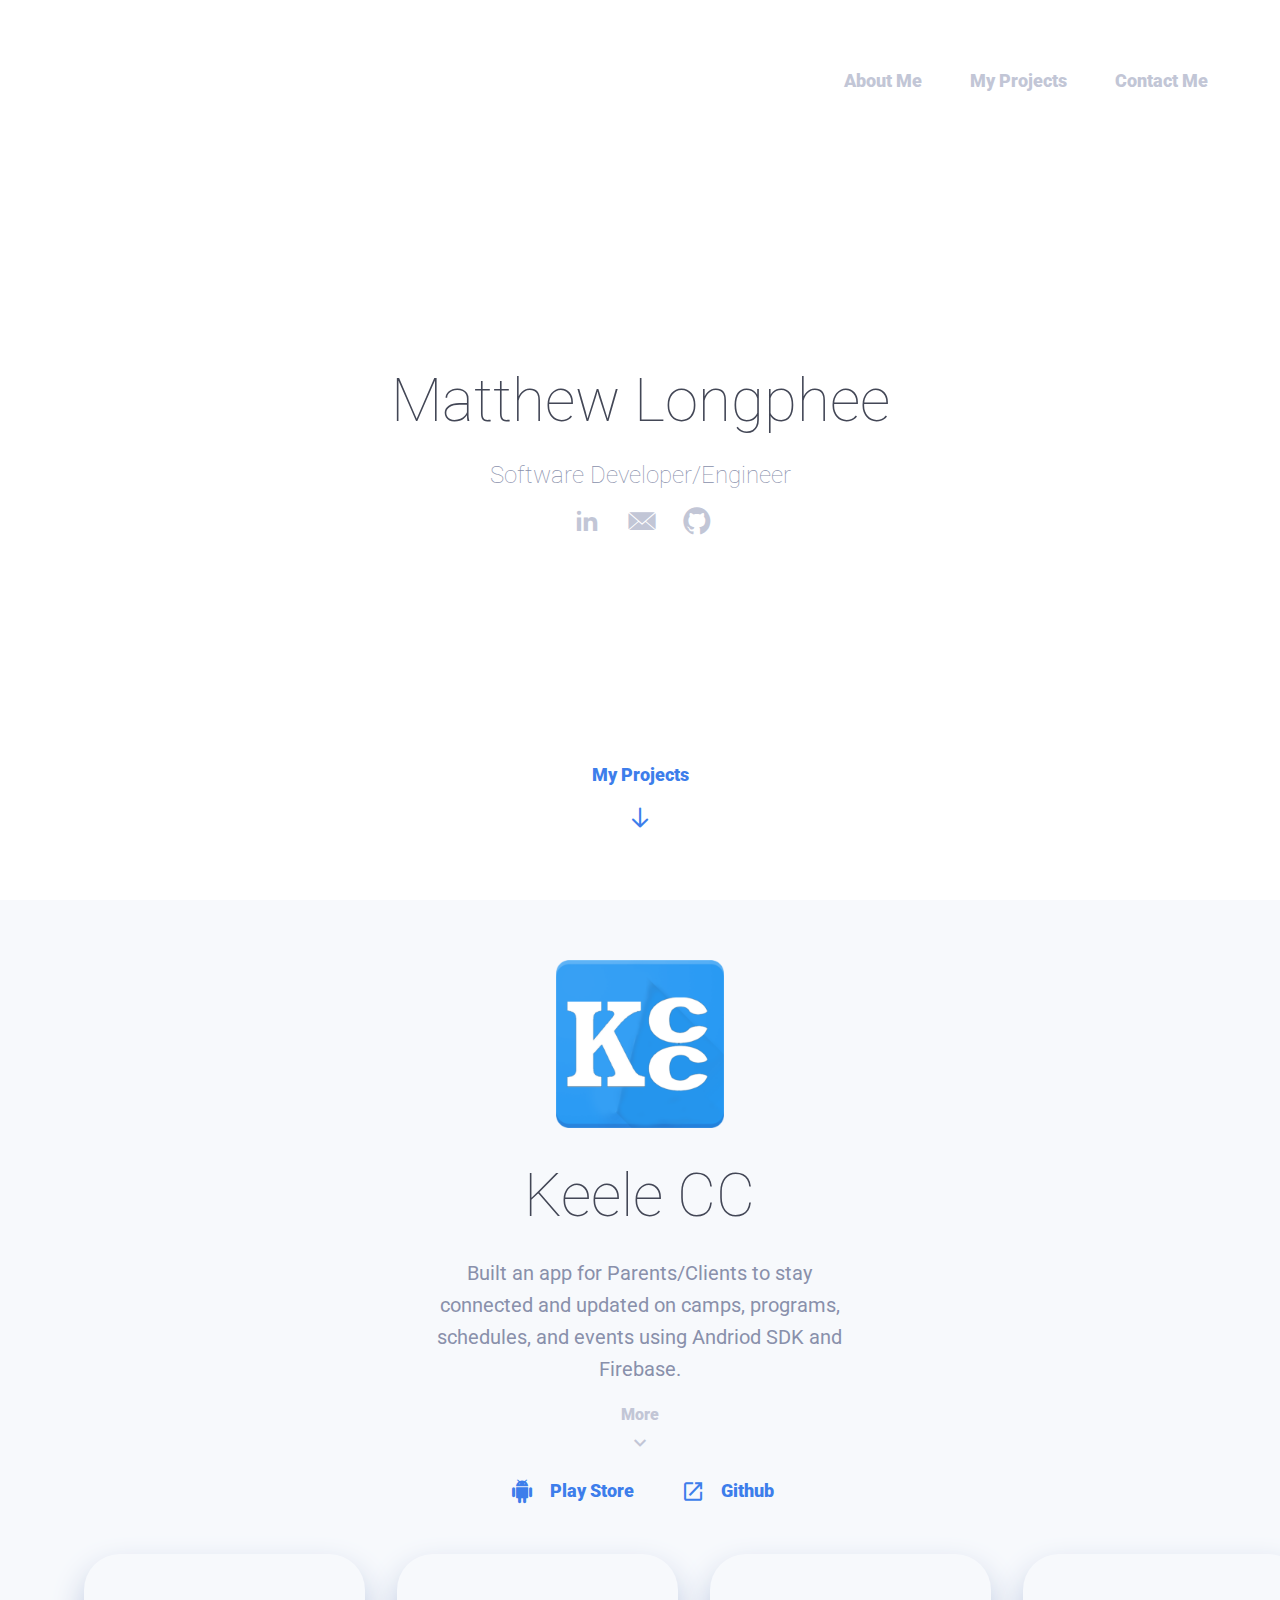
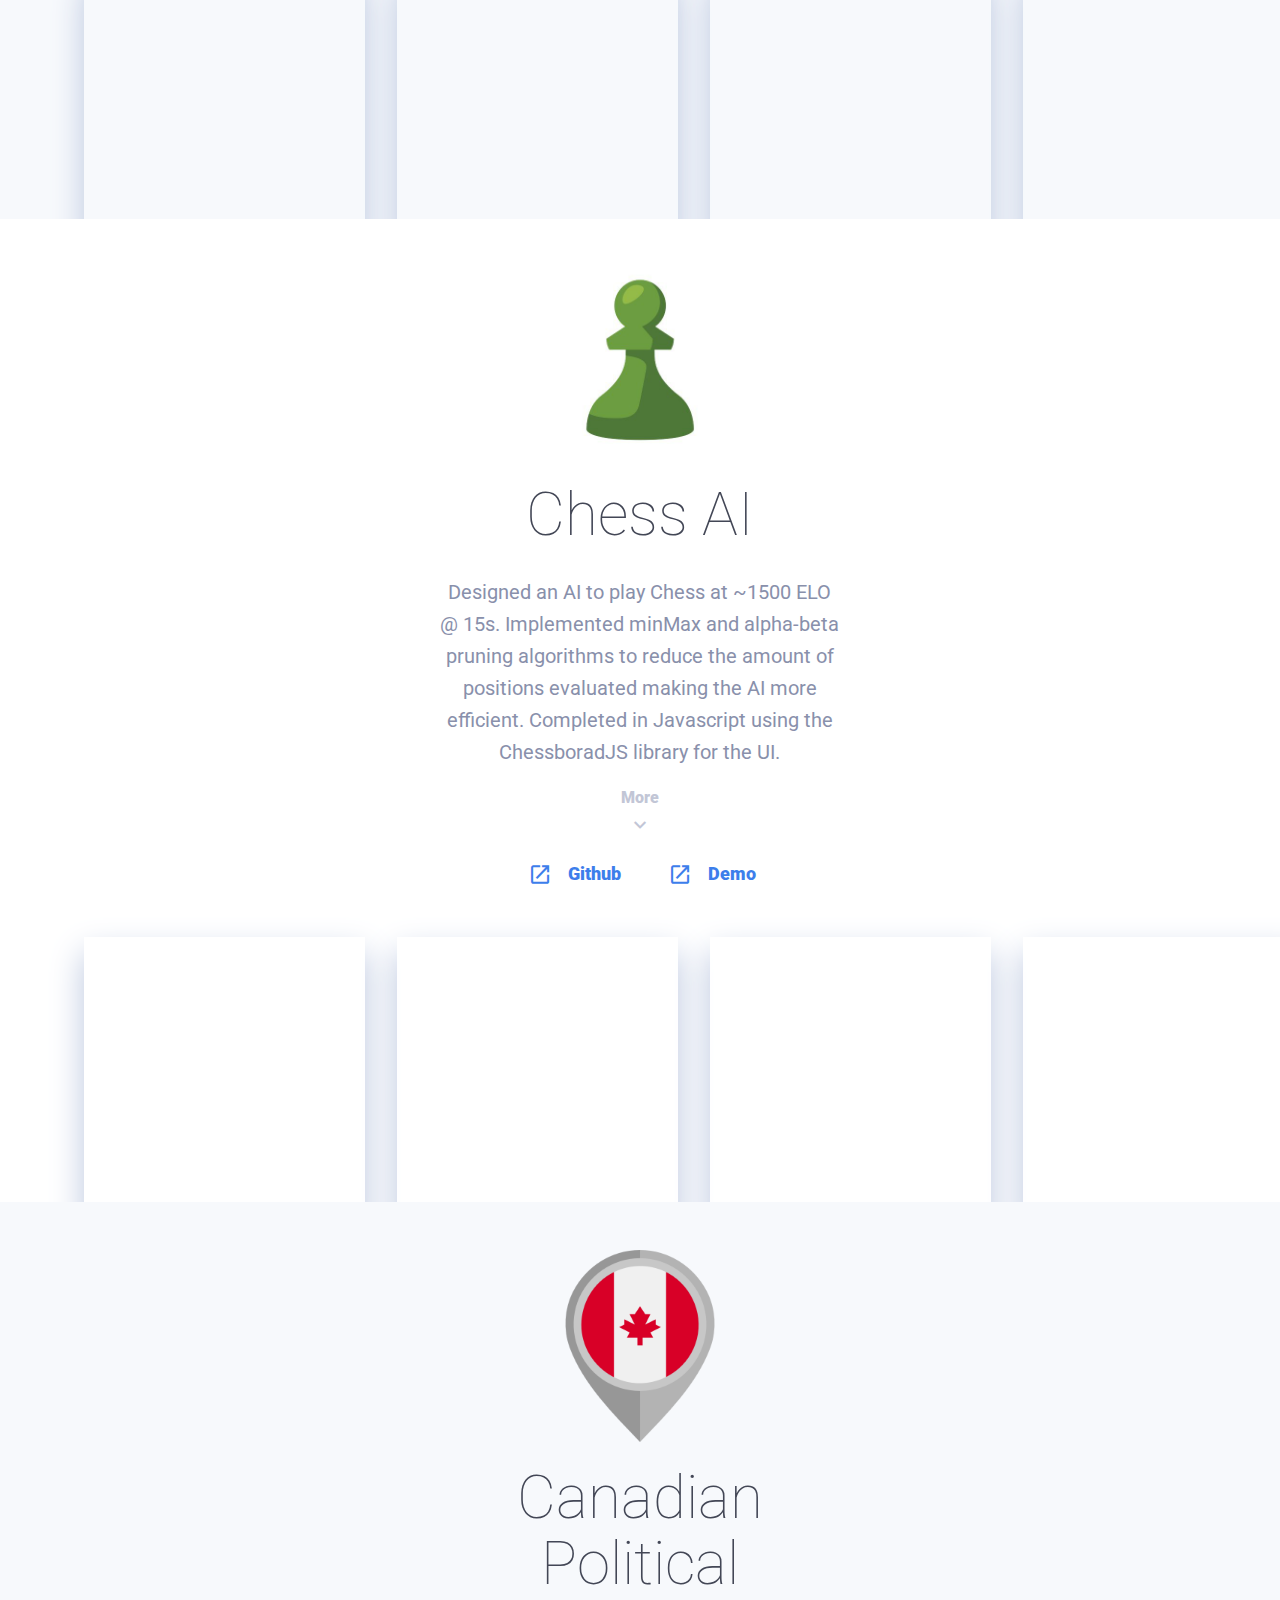
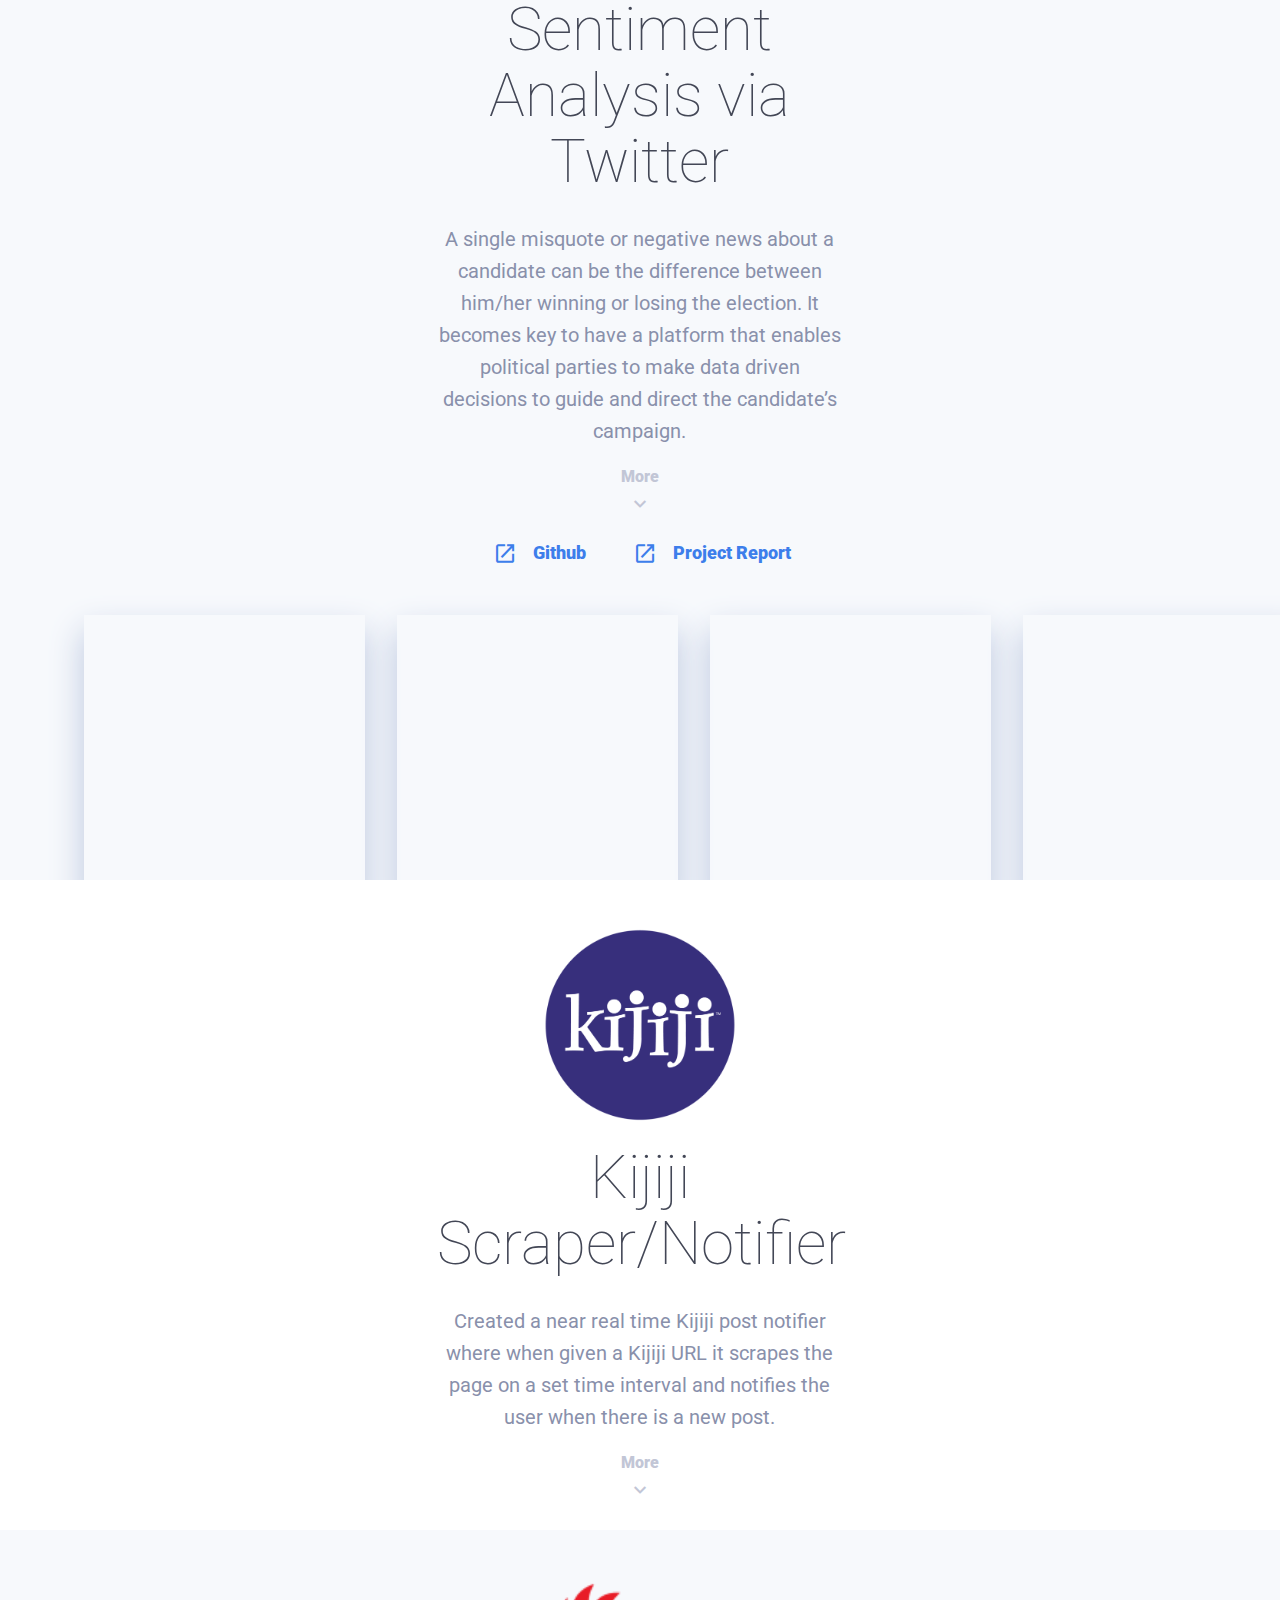
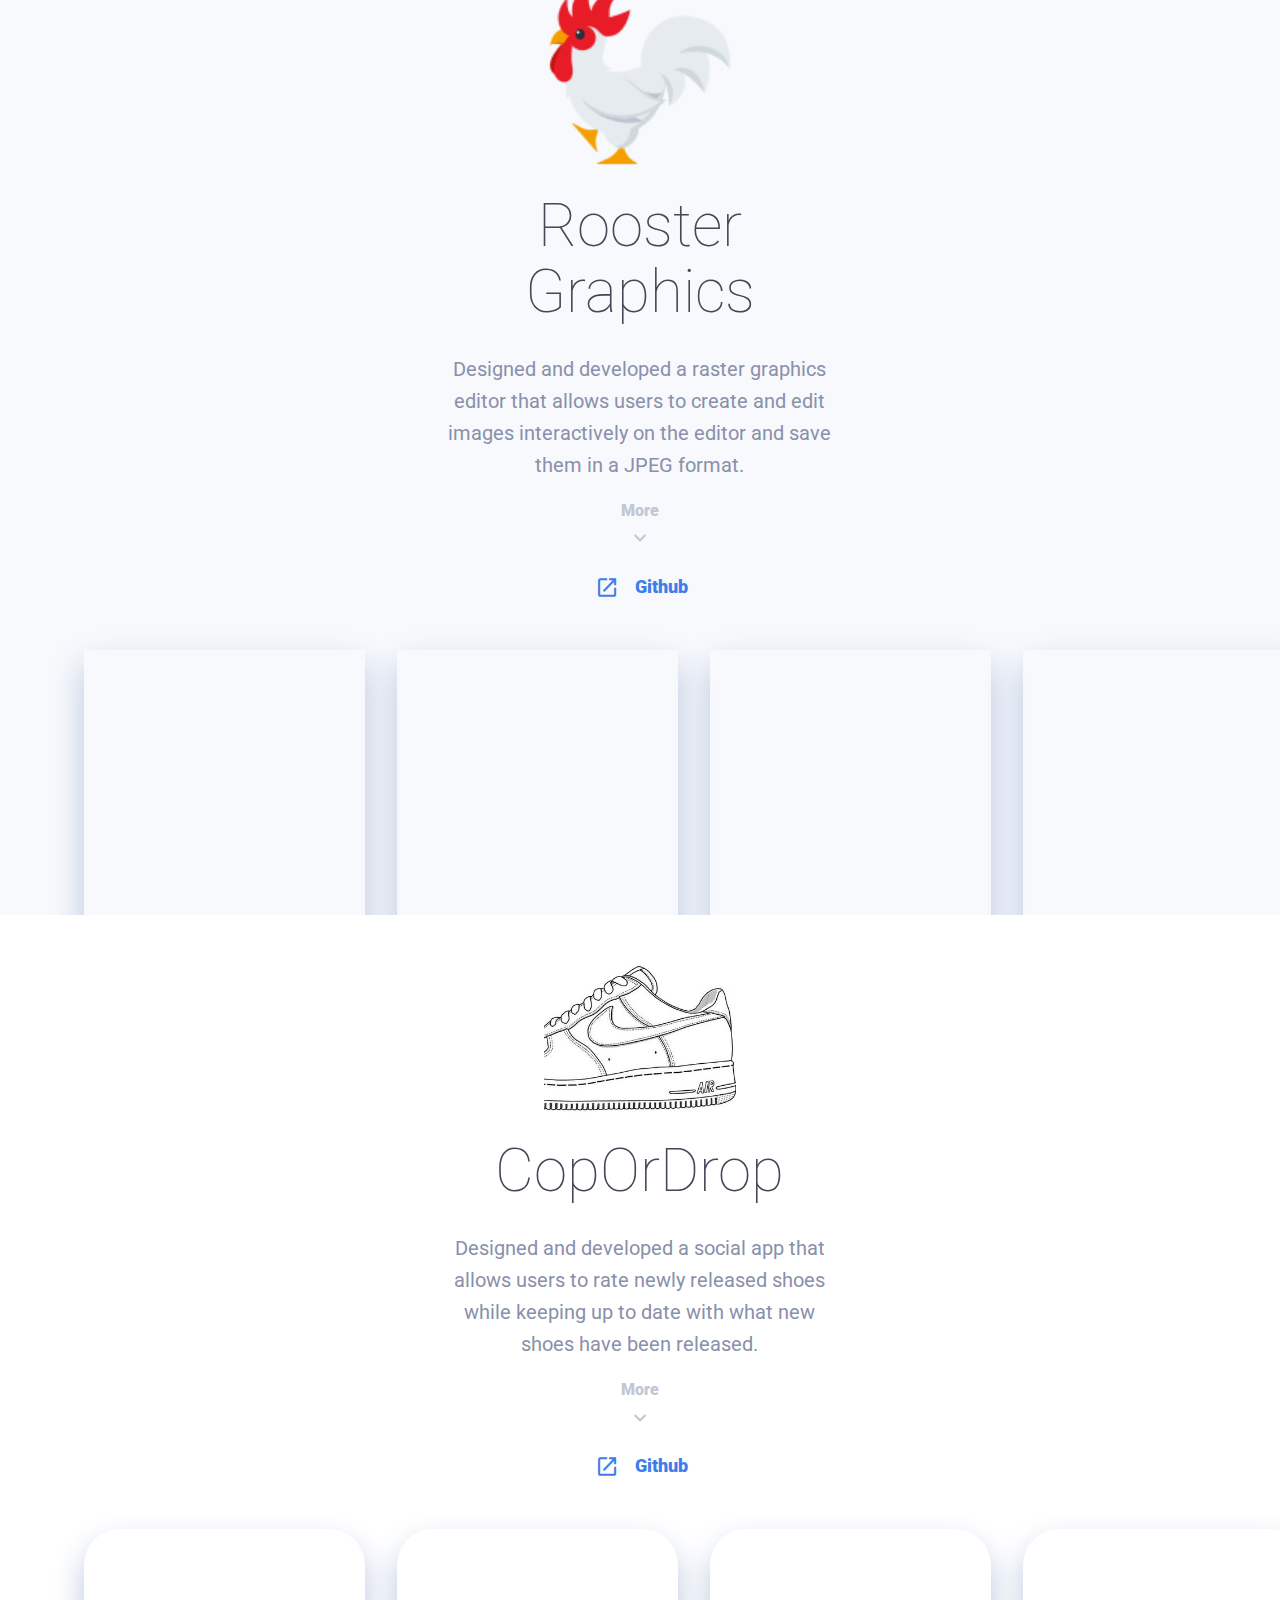
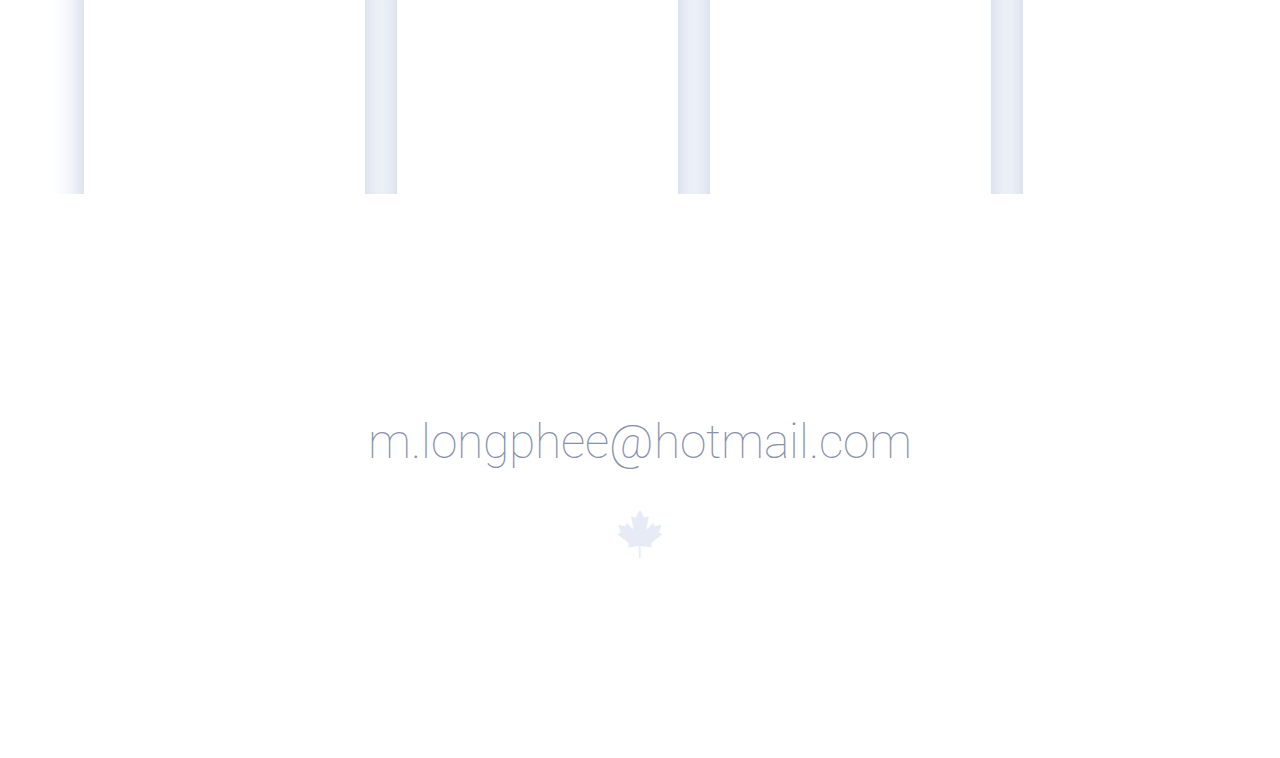
<file: index.html>
<!DOCTYPE html>
<html lang="en">
    <head>
        <meta charset="utf-8">
        <meta http-equiv="X-UA-Compatible" content="IE=edge">
        <meta content="width=device-width, initial-scale=1, maximum-scale=1, user-scalable=no" name="viewport">
        <meta name="description" content="I'm a 4th year computer science student. Here are some of my projects." />
        <meta property="og:image" content="images\favicon.png" />

        <title>Matthew Longphee</title>

        <link rel="icon" type="image/png" href="images\favicon.png">
        <link href="style.css" rel="stylesheet" type="text/css">
        <link href="app.css" rel="stylesheet" type="text/css">
    </head>

    <body>
            <div class="section banner">
        <nav class="navbar hidden-xs">
    <div class="container-fluid">
        <ul class="nav navbar-nav navbar-right">
            <li><a href="#work">About Me</a></li>
            <li><a href="#work">My Projects</a></li>
            <li><a href="#contact">Contact Me</a></li>
        </ul>
    </div>
</nav>
        <div class="center-page">
            <h1>Matthew Longphee</h1>
            <h4>Software Developer/Engineer</h4>
            <ul class="list-inline list-social">
                <li><a class="icon-social" target="_blank" href="https://www.linkedin.com/in/matthew-longphee-3aa95814b/" target="_blank" rel="noopener noreferrer"><i class="ic-linkedin"></i></a></li>
                <li><a class="icon-social" href="mailto:m.longphee@hotmail.com"><i class="ic-mail"></i></a></li>
                <li><a class="icon-social" target="_blank" href="https://github.com/mlongphee"><i class="ic-github"></i></a></li>
            </ul>
        </div>

        <div class="page-indicator bottom">
            <a class="btn btn-link btn-indicator" href="#work">My Projects<i class="ic-arrow-down"></i></a>
        </div>
    </div>

    <div id="work">
                    <div class="section section-work text-center">
    <div class="row">
        <div class="col-xs-20 col-xs-offset-2 col-sm-12 col-sm-offset-6 col-lg-8 col-lg-offset-8">
            <div class="body">
                <img class="icon" src="images\1\ic_keele_cc.png" />
                <h1>Keele CC</h1>
                <p class="desc">Built an app for Parents/Clients to stay connected and updated on camps, programs, schedules, and events using Andriod SDK and Firebase.</p>
                <div class="more">
                    <div class="desc"><p>Upon creating an account, another account activation is required which provides a layered security system allowing people we only want on the app.</p><p> A user will be given a client role by default which allows users to view information on the app. Staff are given an admin role which grants staff the ability to post, delete posts, change camp information and grant access to people to use the app.</p><p>Posts from the different camps show up among the newsfeed, events, what’s up, and lost & found sections of the app.  When someone posts among one of the sections, you are notified through a notification system which can be enabled/disabled for each section. Users are also able to filter through camps and programs allowing them to easily and quickly get the information they want.</p><p>Designed and developed the android app. 60+ users used the app when it was released. </p>
                    </div>
                    <div class="slider">More<i class="ic-chevron-down"></i></div>
                </div>
                                    <ul class="list-inline list-work-links">
                                                    <li><a href="https://play.google.com/store/apps/details?id=com.keelecc.android" target="_blank" rel="noopener noreferrer"><i class="ic-android"></i>Play Store</a></li>

                                                    <li><a href="https://github.com/mlongphee/KeeleCommunityCentreAppV1" target="_blank" rel="noopener noreferrer"><i class="ic-launch"></i>Github</a></li>
                                    </ul>
                </div>
        </div>
    </div>

    <div class="row">
        <div class="col-xs-24">
            <div class="screenshots" itemscope itemtype="http://schema.org/ImageGallery">
                                    <figure class="screenshot mobile" itemprop="associatedMedia" itemscope itemtype="http://schema.org/ImageObject">
                        <a href="images\1\screenshots\Picture1.png" itemprop="contentUrl" data-size="360x640" data-index="0">
                            <img class="lazy" data-src="images\1\thumbnails\cut_1.png" itemprop="thumbnail" />
                        </a>
                    </figure>
                                    <figure class="screenshot mobile" itemprop="associatedMedia" itemscope itemtype="http://schema.org/ImageObject">
                        <a href="images\1\screenshots\Picture2.png" itemprop="contentUrl" data-size="360x640" data-index="1">
                            <img class="lazy" data-src="images\1\thumbnails\cut_2.png" itemprop="thumbnail" />
                        </a>
                    </figure>
                                    <figure class="screenshot mobile" itemprop="associatedMedia" itemscope itemtype="http://schema.org/ImageObject">
                        <a href="images\1\screenshots\Picture3.png" itemprop="contentUrl" data-size="360x640" data-index="2">
                            <img class="lazy" data-src="images\1\thumbnails\cut_3.png" itemprop="thumbnail" />
                        </a>
                    </figure>
                                    <figure class="screenshot mobile" itemprop="associatedMedia" itemscope itemtype="http://schema.org/ImageObject">
                        <a href="images\1\screenshots\Picture4.png" itemprop="contentUrl" data-size="360x640" data-index="3">
                            <img class="lazy" data-src="images\1\thumbnails\cut_4.png" itemprop="thumbnail" />
                        </a>
                    </figure>
                                    <figure class="screenshot mobile" itemprop="associatedMedia" itemscope itemtype="http://schema.org/ImageObject">
                        <a href="images\1\screenshots\Picture5.png" itemprop="contentUrl" data-size="360x640" data-index="4">
                            <img class="lazy" data-src="images\1\thumbnails\cut_5.png" itemprop="thumbnail" />
                        </a>
                    </figure>
                                    <figure class="screenshot mobile" itemprop="associatedMedia" itemscope itemtype="http://schema.org/ImageObject">
                        <a href="images\1\screenshots\Picture6.png" itemprop="contentUrl" data-size="360x640" data-index="5">
                            <img class="lazy" data-src="images\1\thumbnails\cut_6.png" itemprop="thumbnail" />
                        </a>
                    </figure>
                                    <figure class="screenshot mobile" itemprop="associatedMedia" itemscope itemtype="http://schema.org/ImageObject">
                        <a href="images\1\screenshots\Picture7.png" itemprop="contentUrl" data-size="360x640" data-index="6">
                            <img class="lazy" data-src="images\1\thumbnails\cut_7.png" itemprop="thumbnail" />
                        </a>
                    </figure>

                    </figure>
                                <div class="clearfix"></div>
            </div>
        </div>
    </div>
</div>                    <div class="section section-work text-center">
    <div class="row">
        <div class="col-xs-20 col-xs-offset-2 col-sm-12 col-sm-offset-6 col-lg-8 col-lg-offset-8">
            <div class="body">
                <img class="icon" src="images\2\chess.jpg" />
                <h1>Chess AI</h1>
                <p class="desc">Designed an AI to play Chess at ~1500 ELO @ 15s. Implemented minMax and alpha-beta pruning algorithms to reduce the amount of positions evaluated making the AI more efficient. Completed in Javascript using the ChessboradJS library for the UI.</p>
                <div class="more">
                    <div class="desc">
                      <p>The first thing that was done to implement the chess AI was a minimax search and link it, to the GUI. It was nothing out of the ordinary, a simple state space search. However, it quickly evolved to using Alpha-Beta pruning, which optimizes the minimax search algorithm by cutting some nodes that should not be expanded because there is a better move already found.</p>
                      <p>The next step was to add in some machine learning. The first attempt was to implement a Monte Carlo Reinforcement learning algorithm alongside with a Monte Carlo tree search. However, despite managing to implement this, the AI ran into time & efficiency issues.</p>
                    </div>
                    <div class="slider">More<i class="ic-chevron-down"></i></div>
                </div>
                <ul class="list-inline list-work-links">
                                <li><a href="https://github.com/mlongphee/" target="_blank" rel="noopener noreferrer"><i class="ic-launch"></i>Github</a></li>

                                <li><a href="chess\chess-ai\index.html" target="_blank" rel="noopener noreferrer"><i class="ic-launch"></i>Demo</a></li>
                </ul>
                            </div>
        </div>
    </div>

    <div class="row">
        <div class="col-xs-24">
            <div class="screenshots" itemscope itemtype="http://schema.org/ImageGallery">
                                    <figure class="screenshot" itemprop="associatedMedia" itemscope itemtype="http://schema.org/ImageObject">
                        <a href="images\2\chess1.gif" itemprop="contentUrl" data-size="396x400" data-index="0">
                            <img class="lazy" data-src="images\2\chess1.gif" itemprop="thumbnail" />
                        </a>
                    </figure>
                                    <figure class="screenshot" itemprop="associatedMedia" itemscope itemtype="http://schema.org/ImageObject">
                        <a href="images\2\chess2.gif" itemprop="contentUrl" data-size="396x400" data-index="1">
                            <img class="lazy" data-src="images\2\chess2.gif" itemprop="thumbnail" />
                        </a>
                    </figure>
                                    <figure class="screenshot" itemprop="associatedMedia" itemscope itemtype="http://schema.org/ImageObject">
                        <a href="images\2\chess4.gif" itemprop="contentUrl" data-size="396x400" data-index="2">
                            <img class="lazy" data-src="images\2\chess4.gif" itemprop="thumbnail" />
                        </a>
                    </figure>
                                    <figure class="screenshot" itemprop="associatedMedia" itemscope itemtype="http://schema.org/ImageObject">
                        <a href="images\2\minmax.gif" itemprop="contentUrl" data-size="600x350" data-index="3">
                            <img class="lazy" data-src="images\2\minmax.gif" itemprop="thumbnail" />
                        </a>
                    </figure>
                                    <figure class="screenshot" itemprop="associatedMedia" itemscope itemtype="http://schema.org/ImageObject">
                        <a href="images\2\minmax.png" itemprop="contentUrl" data-size="600x350" data-index="4">
                            <img class="lazy" data-src="images\2\minmax.png" itemprop="thumbnail" />
                        </a>
                    </figure>

                    </figure>
                                <div class="clearfix"></div>
            </div>
        </div>
    </div>
</div>                    <div class="section section-work text-center">
    <div class="row">
        <div class="col-xs-20 col-xs-offset-2 col-sm-12 col-sm-offset-6 col-lg-8 col-lg-offset-8">
            <div class="body">
                <img class="icon" src="images\3\canada.png" />
                <h1>Canadian Political Sentiment Analysis via Twitter</h1>
                <p class="desc">A single misquote or negative news about a candidate can be the difference between him/her winning or losing the election. It becomes key to have a platform that enables political parties to make data driven decisions to guide and direct the candidate’s campaign.</p>
                <div class="more">
                    <div class="desc"><p>With a team of 2 people, we developed a platform that analyzes public sentiment of the political parties in Canada. One of the main things we specifically focus on finding is the public sentiment of each political party for all of Canada, its provinces and its ridings. </p><p>Furthermore, we used twitter data to help us answer some other useful questions such as:</br>
                      <strong>Location Analysis:</strong> What is the political sentiment of major geo-locations in Canada? (ex. Provinces and Ridings)</br>
                      <strong>Real Time Analysis:</strong> What is the current sentiment of each province in Canada?</br>
                      <strong>Candidate Analysis:</strong> What is the political sentiment towards major politicians of each party?</br>
                      <strong>Value Analysis:</strong> What do people value in each province? (ex. Taxes, Economy, Education)</br>
                    </p><p>Throughout the project we use some of the industry’s leading tool such as Apache spark, Spark Streaming, HDFS and MapReduce which helped us develop an efficient, distributed and scalable project. Furthermore, using Sparks machine learning library we can develop a deep learning model to predict future election results using the data from our sentiment analysis.</p>
                  </div>
                    <div class="slider">More<i class="ic-chevron-down"></i></div>
                </div>
                <ul class="list-inline list-work-links">
                                <li><a href="https://github.com/mlongphee/EECS-4415-Big-Data-Project" target="_blank" rel="noopener noreferrer"><i class="ic-launch"></i>Github</a></li>

                                  <li><a href="images\3\files\report.pdf" target="_blank" rel="noopener noreferrer"><i class="ic-launch"></i>Project Report</a></li>
                </ul>
                            </div>
        </div>
    </div>

    <div class="row">
        <div class="col-xs-24">
            <div class="screenshots" itemscope itemtype="http://schema.org/ImageGallery">
                                    <figure class="screenshot" itemprop="associatedMedia" itemscope itemtype="http://schema.org/ImageObject">
                        <a href="images\3\politi_1.png" itemprop="contentUrl" data-size="820x460" data-index="0">
                            <img class="lazy" data-src="images\3\politi_1.png" itemprop="thumbnail" />
                        </a>
                    </figure>
                                    <figure class="screenshot" itemprop="associatedMedia" itemscope itemtype="http://schema.org/ImageObject">
                        <a href="images\3\politi_4.png" itemprop="contentUrl" data-size="750x460" data-index="1">
                            <img class="lazy" data-src="images\3\politi_4.png" itemprop="thumbnail" />
                        </a>
                    </figure>
                                    <figure class="screenshot" itemprop="associatedMedia" itemscope itemtype="http://schema.org/ImageObject">
                        <a href="images\3\politi_3.png" itemprop="contentUrl" data-size="750x460" data-index="2">
                            <img class="lazy" data-src="images\3\politi_3.png" itemprop="thumbnail" />
                        </a>
                    </figure>
                                    <figure class="screenshot" itemprop="associatedMedia" itemscope itemtype="http://schema.org/ImageObject">
                        <a href="images\3\politi_2.png" itemprop="contentUrl" data-size="750x460" data-index="3">
                            <img class="lazy" data-src="images\3\politi_2.png" itemprop="thumbnail" />
                        </a>
                    </figure>
                                    <figure class="screenshot" itemprop="associatedMedia" itemscope itemtype="http://schema.org/ImageObject">
                        <a href="images\3\politi_5.png" itemprop="contentUrl" data-size="750x460" data-index="4">
                            <img class="lazy" data-src="images\3\politi_5.png" itemprop="thumbnail" />
                        </a>
                    </figure>
                                <div class="clearfix"></div>
            </div>
        </div>
    </div>
</div>                    <div class="section section-work text-center">
    <div class="row">
        <div class="col-xs-20 col-xs-offset-2 col-sm-12 col-sm-offset-6 col-lg-8 col-lg-offset-8">
            <div class="body">
                <img class="icon" src="images\4\kijiji_logo.png" />
                <h1>Kijiji Scraper/Notifier</h1>
                <p class="desc">Created a near real time Kijiji post notifier where when given a Kijiji URL it scrapes the page on a set time interval and notifies the user when there is a new post.</p>
                <div class="more">
                    <div class="desc"><p>Using a Kijiji scraper, it scrapes the first 10 posts on the given Kijiji URL and saves them in a JSON file. On the next scrape of the URL, it compares the current results with the previously saved JSON results and checks to see if there is a new post. If there are new posts, it then notifies me through email of the new posts.</p><p>By running the script on AWS Lambda, it allows me to continuously run the script throughout the day without any downtime. The script is run on a set time interval of 2 minutes, but can be changed if needed.</p><p>Developed on Node.js, Javascript and AWS Lambda.</p><p>
                    </div>
                    <div class="slider">More<i class="ic-chevron-down"></i></div>
                </div>
                            </div>
        </div>
    </div>

    <div class="row">
        <div class="col-xs-24">
            <div class="screenshots" itemscope itemtype="http://schema.org/ImageGallery">
                                <div class="clearfix"></div>
            </div>
        </div>
    </div>
</div>                    <div class="section section-work text-center">
    <div class="row">
        <div class="col-xs-20 col-xs-offset-2 col-sm-12 col-sm-offset-6 col-lg-8 col-lg-offset-8">
            <div class="body">
                <img class="icon" src="images\5\Rooster.png" />
                <h1>Rooster Graphics</h1>
                <p class="desc">Designed and developed a raster graphics editor that allows users to create and edit images interactively on the editor and save them in a JPEG format.</p>
                <div class="more">
                    <div class="desc"><p>Rooster graphics editor went through 2 design phases on which we revised and finalized our program design focusing on fundamental design principles.</p><p>We implemented several features such as: drawing lines with simulated brushes of different colors and sizes, filling a region with a single color, selecting a color using different color models, e.g., RGB, HSV, or by using a color dropper, adding typed letters in various font styles, applying filters for effects including sharpening and blurring and many more</p><p>Our program was implemented in Java Swing using IntelliJ IDEA and Eclipse.</p>
                  </div>
                    <div class="slider">More<i class="ic-chevron-down"></i></div>
                </div>
                                    <ul class="list-inline list-work-links">
                                                    <li><a href="https://github.com/JackOfSpade/YorkU_Group_Project_EECS_3461" target="_blank" rel="noopener noreferrer"><i class="ic-launch"></i>Github</a></li>

                                            </ul>
                            </div>
        </div>
    </div>

    <div class="row">
        <div class="col-xs-24">
            <div class="screenshots" itemscope itemtype="http://schema.org/ImageGallery">
                                    <figure class="screenshot" itemprop="associatedMedia" itemscope itemtype="http://schema.org/ImageObject">
                        <a href="images\5\screenshots\1.png" itemprop="contentUrl" data-size="1500x844" data-index="0">
                            <img class="lazy" data-src="images\5\screenshots\1.png" itemprop="thumbnail" />
                        </a>
                    </figure>
                                    <figure class="screenshot" itemprop="associatedMedia" itemscope itemtype="http://schema.org/ImageObject">
                        <a href="images\5\screenshots\5.png" itemprop="contentUrl" data-size="1500x844" data-index="1">
                            <img class="lazy" data-src="images\5\screenshots\5.png" itemprop="thumbnail" />
                        </a>
                    </figure>
                                    <figure class="screenshot" itemprop="associatedMedia" itemscope itemtype="http://schema.org/ImageObject">
                        <a href="images\5\screenshots\3.png" itemprop="contentUrl" data-size="1500x844" data-index="2">
                            <img class="lazy" data-src="images\5\screenshots\3.png" itemprop="thumbnail" />
                        </a>
                    </figure>
                                    <figure class="screenshot" itemprop="associatedMedia" itemscope itemtype="http://schema.org/ImageObject">
                        <a href="images\5\screenshots\4.png" itemprop="contentUrl" data-size="1500x844" data-index="3">
                            <img class="lazy" data-src="images\5\screenshots\4.png" itemprop="thumbnail" />
                        </a>
                    </figure>
                                    <figure class="screenshot" itemprop="associatedMedia" itemscope itemtype="http://schema.org/ImageObject">
                        <a href="images\5\screenshots\6.png" itemprop="contentUrl" data-size="1500x844" data-index="4">
                            <img class="lazy" data-src="images\5\screenshots\6.png" itemprop="thumbnail" />
                        </a>
                    </figure>
                                    <figure class="screenshot" itemprop="associatedMedia" itemscope itemtype="http://schema.org/ImageObject">
                        <a href="images\5\screenshots\7.png" itemprop="contentUrl" data-size="1500x844" data-index="5">
                            <img class="lazy" data-src="images\5\screenshots\7.png" itemprop="thumbnail" />
                        </a>
                    </figure>
                                <div class="clearfix"></div>
            </div>
        </div>
    </div>
</div>                    <div class="section section-work text-center">
    <div class="row">
        <div class="col-xs-20 col-xs-offset-2 col-sm-12 col-sm-offset-6 col-lg-8 col-lg-offset-8">
            <div class="body">
                <img class="icon" src="images\6\shoe.jpg" />
                <h1>CopOrDrop</h1>
                <p class="desc">Designed and developed a social app that allows users to rate newly released shoes while keeping up to date with what new shoes have been released.</p>
                <div class="more">
                    <div class="desc"><p>Posts are given a “trending score”, which is determined by the most upvotes and the posts age. The “popular” section displays recently most trending shoes at the moment. The newer and more active the post, the higher it will appear on the list.</p><p>Users are able to create new posts, upvote or downvote posts, comment on posts, edit their profile and reply to comments in the comment section. Comments are laid out through a nesting system, where replies are nested under their parents comment.</p><p>Users are able to also customize their profile by uploading a profile picture and cover photo, give themselves a short description, and add addition information such as favorite shoes.</p>
                    </div>
                    <div class="slider">More<i class="ic-chevron-down"></i></div>
                </div>
                <ul class="list-inline list-work-links">
                                <li><a href="https://github.com/mlongphee/CopOrDrop" target="_blank" rel="noopener noreferrer"><i class="ic-launch"></i>Github</a></li>
                </ul>
                            </div>
        </div>
    </div>

    <div class="row">
        <div class="col-xs-24">
            <div class="screenshots" itemscope itemtype="http://schema.org/ImageGallery">
                                    <figure class="screenshot mobile" itemprop="associatedMedia" itemscope itemtype="http://schema.org/ImageObject">
                        <a href="images\6\screenshots\1.png" itemprop="contentUrl" data-size="360x640" data-index="0">
                            <img class="lazy" data-src="images\6\thumbnails\cut_1.png" itemprop="thumbnail" />
                        </a>
                    </figure>
                                    <figure class="screenshot mobile" itemprop="associatedMedia" itemscope itemtype="http://schema.org/ImageObject">
                        <a href="images\6\screenshots\2.png" itemprop="contentUrl" data-size="360x640" data-index="1">
                            <img class="lazy" data-src="images\6\thumbnails\cut_2.png" itemprop="thumbnail" />
                        </a>
                    </figure>
                                    <figure class="screenshot mobile" itemprop="associatedMedia" itemscope itemtype="http://schema.org/ImageObject">
                        <a href="images\6\screenshots\3.png" itemprop="contentUrl" data-size="360x640" data-index="2">
                            <img class="lazy" data-src="images\6\thumbnails\cut_3.png" itemprop="thumbnail" />
                        </a>
                    </figure>
                                    <figure class="screenshot mobile" itemprop="associatedMedia" itemscope itemtype="http://schema.org/ImageObject">
                        <a href="images\6\screenshots\4.png" itemprop="contentUrl" data-size="360x640" data-index="3">
                            <img class="lazy" data-src="images\6\thumbnails\cut_4.png" itemprop="thumbnail" />
                        </a>
                    </figure>
                                    <figure class="screenshot mobile" itemprop="associatedMedia" itemscope itemtype="http://schema.org/ImageObject">
                        <a href="images\6\screenshots\5.png" itemprop="contentUrl" data-size="360x640" data-index="4">
                            <img class="lazy" data-src="images\6\thumbnails\cut_5.png" itemprop="thumbnail" />
                        </a>
                    </figure>
                                    <figure class="screenshot mobile" itemprop="associatedMedia" itemscope itemtype="http://schema.org/ImageObject">
                        <a href="images\6\screenshots\6.png" itemprop="contentUrl" data-size="360x640" data-index="5">
                            <img class="lazy" data-src="images\6\thumbnails\cut_6.png" itemprop="thumbnail" />
                        </a>
                    </figure>

                    </figure>
                                <div class="clearfix"></div>
            </div>
        </div>
    </div>
</div>            </div>

    <div class="section section-contact section-dark" id="contact">
        <div class="col-xs-24 text-center">
            <h2><a href="mailto:m.longphee@hotmail.com">m.longphee@hotmail.com</a></h2>
            <i class="ic-maple-leaf"></i>
        </div>
        <div class="clearfix"></div>
    </div>

        <div class="pswp" tabindex="-1" role="dialog" aria-hidden="true">
    <div class="pswp__bg"></div>
    <div class="pswp__scroll-wrap">

        <div class="pswp__container">
            <div class="pswp__item"></div>
            <div class="pswp__item"></div>
            <div class="pswp__item"></div>
        </div>

        <div class="pswp__ui pswp__ui--hidden">
            <div class="pswp__top-bar">
                <div class="pswp__counter"></div>
                <button class="pswp__button pswp__button--close" title="Close (Esc)"><i class="ic-close"></i></button>
                <button class="pswp__button pswp__button--share" title="Share"></button>
                <button class="pswp__button pswp__button--fs" title="Toggle fullscreen"><i class="ic-fullscreen"></i></button>
                <button class="pswp__button pswp__button--zoom" title="Zoom in/out"><i class="ic-zoom-in"></i></button>
                <div class="pswp__preloader">
                    <div class="pswp__preloader__icn">
                        <div class="pswp__preloader__cut">
                            <div class="pswp__preloader__donut"></div>
                        </div>
                    </div>
                </div>
            </div>
            <div class="pswp__share-modal pswp__share-modal--hidden pswp__single-tap">
                <div class="pswp__share-tooltip"></div>
            </div>
            <button class="pswp__button pswp__button--arrow--left" title="Previous (arrow left)"><i class="ic-arrow-left"></i></button>
            <button class="pswp__button pswp__button--arrow--right" title="Next (arrow right)"><i class="ic-arrow-right"></i></button>
            <div class="pswp__caption">
                <div class="pswp__caption__center"></div>
            </div>
        </div>
    </div>
</div>
                    <script src="js\app.js"></script>

                        </body>
</html>
</file>
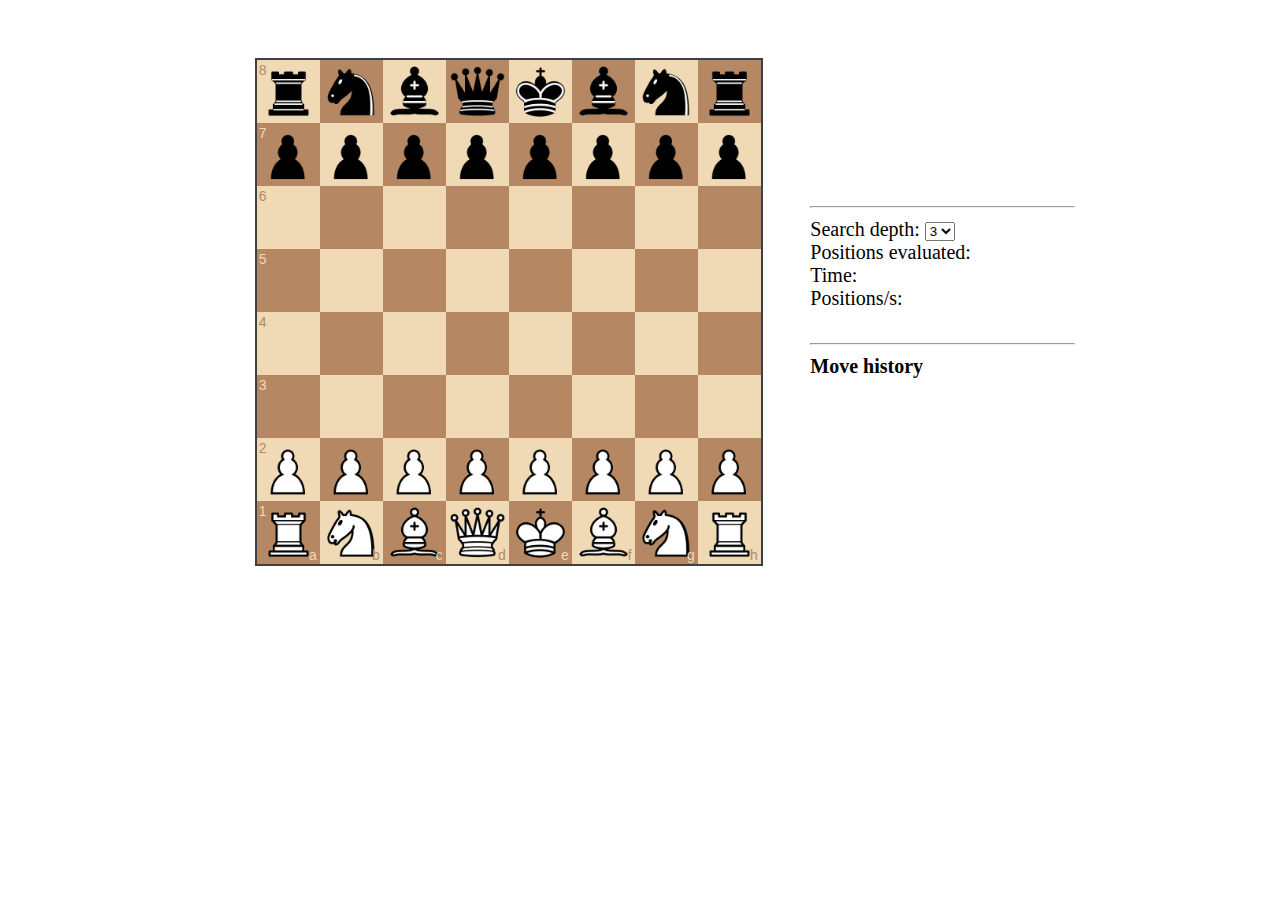
<file: chess/chess-ai/index.html>
<!DOCTYPE html>
<html lang="en">
<head>
    <meta charset="UTF-8">
    <link rel="stylesheet" href="lib/chessboardjs/css/chessboard-0.3.0.css">
    <link rel="stylesheet" href="style.css">

    <title>Chess AI</title>

    <link rel="icon" type="image/png" href="images\chess.jpg">
</head>
<body>
<div id="container">
<div id="board" class="board"></div>
<div class="info">
    <hr/>
    Search depth:
    <select id="search-depth">
        <option value="1">1</option>
        <option value="2">2</option>
        <option value="3" selected>3</option>
        <option value="4">4</option>
        <option value="5">5</option>
    </select>

    <br>
    <span>Positions evaluated: <span id="position-count"></span></span>
    <br>
    <span>Time: <span id="time"></span></span>
    <br>
    <span>Positions/s: <span id="positions-per-s"></span> </span>
    <br>
    <br>
      <hr/>
    <span><strong>Move history</strong></span>
    <div id="move-history" class="move-history">
    </div>
</div>
  </div>
<script src="lib/jquery/jquery-3.2.1.min.js"></script>
<script src="lib/chessboardjs/js/chess.js"></script>
<script src="lib/chessboardjs/js/chessboard-0.3.0.js"></script>
<script src="script.js"></script>
<script>

</script>
</body>
</html>
</file>
<file: style.css>
@font-face {
  font-family: 'Icons';
  src:  url('icons/fonts/Icons.eot?cr2msx');
  src:  url('icons/fonts/Icons.eot?cr2msx#iefix') format('embedded-opentype'),
    url('icons/fonts/Icons.ttf?cr2msx') format('truetype'),
    url('icons/fonts/Icons.woff?cr2msx') format('woff'),
    url('icons/fonts/Icons.svg?cr2msx#Icons') format('svg');
  font-weight: normal;
  font-style: normal;
}

[class^="ic-"], [class*=" ic-"] {
  /* use !important to prevent issues with browser extensions that change fonts */
  font-family: 'Icons' !important;
  speak: none;
  font-style: normal;
  font-weight: normal;
  font-variant: normal;
  text-transform: none;
  line-height: 1;

  /* Better Font Rendering =========== */
  -webkit-font-smoothing: antialiased;
  -moz-osx-font-smoothing: grayscale;
}

.ic-arrow-right:before {
  content: "\e90c";
}
.ic-arrow-left:before {
  content: "\e90d";
}
.ic-zoom-out:before {
  content: "\e90a";
}
.ic-zoom-in:before {
  content: "\e90b";
}
.ic-fullscreen:before {
  content: "\e908";
}
.ic-close:before {
  content: "\e909";
}
.ic-maple-leaf:before {
  content: "\e907";
}
.ic-chevron-down:before {
  content: "\e906";
}
.ic-android:before {
  content: "\e904";
}
.ic-launch:before {
  content: "\e905";
}
.ic-arrow-down:before {
  content: "\e903";
}
.ic-mail:before {
  content: "\e900";
}
.ic-github:before {
  content: "\e901";
}
.ic-linkedin:before {
  content: "\e902";
}
</file>
<file: app.css>
@import url(https://fonts.googleapis.com/css?family=Roboto:100,300,900);/*! PhotoSwipe main CSS by Dmitry Semenov | photoswipe.com | MIT license */.pswp{display:none;position:absolute;width:100%;height:100%;left:0;top:0;overflow:hidden;-ms-touch-action:none;touch-action:none;z-index:1500;-webkit-text-size-adjust:100%;-webkit-backface-visibility:hidden;outline:none}.pswp *{-webkit-box-sizing:border-box;box-sizing:border-box}.pswp img{max-width:none}.pswp--animate_opacity{opacity:.001;will-change:opacity;-webkit-transition:opacity 333ms cubic-bezier(.4,0,.22,1);transition:opacity 333ms cubic-bezier(.4,0,.22,1)}.pswp--open{display:block}.pswp--zoom-allowed .pswp__img{cursor:-webkit-zoom-in;cursor:-moz-zoom-in;cursor:zoom-in}.pswp--zoomed-in .pswp__img{cursor:-webkit-grab;cursor:-moz-grab;cursor:grab}.pswp--dragging .pswp__img{cursor:-webkit-grabbing;cursor:-moz-grabbing;cursor:grabbing}.pswp__bg{background:#000;opacity:0;-webkit-transform:translateZ(0);transform:translateZ(0);-webkit-backface-visibility:hidden}.pswp__bg,.pswp__scroll-wrap{position:absolute;left:0;top:0;width:100%;height:100%}.pswp__scroll-wrap{overflow:hidden}.pswp__container,.pswp__zoom-wrap{-ms-touch-action:none;touch-action:none;position:absolute;left:0;right:0;top:0;bottom:0}.pswp__container,.pswp__img{-webkit-user-select:none;-moz-user-select:none;-ms-user-select:none;user-select:none;-webkit-tap-highlight-color:transparent;-webkit-touch-callout:none}.pswp__zoom-wrap{position:absolute;width:100%;-webkit-transform-origin:left top;transform-origin:left top;-webkit-transition:-webkit-transform 333ms cubic-bezier(.4,0,.22,1);transition:-webkit-transform 333ms cubic-bezier(.4,0,.22,1);transition:transform 333ms cubic-bezier(.4,0,.22,1);transition:transform 333ms cubic-bezier(.4,0,.22,1),-webkit-transform 333ms cubic-bezier(.4,0,.22,1)}.pswp__bg{will-change:opacity;-webkit-transition:opacity 333ms cubic-bezier(.4,0,.22,1);transition:opacity 333ms cubic-bezier(.4,0,.22,1)}.pswp--animated-in .pswp__bg,.pswp--animated-in .pswp__zoom-wrap{-webkit-transition:none;transition:none}.pswp__container,.pswp__zoom-wrap{-webkit-backface-visibility:hidden}.pswp__item{right:0;bottom:0;overflow:hidden}.pswp__img,.pswp__item{position:absolute;left:0;top:0}.pswp__img{width:auto;height:auto}.pswp__img--placeholder{-webkit-backface-visibility:hidden}.pswp__img--placeholder--blank{background:#222}.pswp--ie .pswp__img{width:100%!important;height:auto!important;left:0;top:0}.pswp__error-msg{position:absolute;left:0;top:50%;width:100%;text-align:center;font-size:14px;line-height:16px;margin-top:-8px;color:#ccc}.pswp__error-msg a{color:#ccc;text-decoration:underline}/*! PhotoSwipe Default UI CSS by Dmitry Semenov | photoswipe.com | MIT license */.pswp__button{width:44px;height:44px;position:relative;background:none;cursor:pointer;overflow:visible;-webkit-appearance:none;display:block;border:0;padding:0;margin:0;float:right;opacity:.75;-webkit-transition:opacity .2s;transition:opacity .2s;-webkit-box-shadow:none;box-shadow:none}.pswp__button:focus,.pswp__button:hover{opacity:1}.pswp__button:active{outline:none;opacity:.9}.pswp__button::-moz-focus-inner{padding:0;border:0}.pswp__ui--over-close .pswp__button--close{opacity:1}.pswp__button,.pswp__button--arrow--left:before,.pswp__button--arrow--right:before{background:url(/images/vendor/photoswipe/dist/default-skin/default-skin.png?e3f799c6dec9af194c86decdf7392405) 0 0 no-repeat;background-size:264px 88px;width:44px;height:44px}@media (-webkit-min-device-pixel-ratio:1.1),(-webkit-min-device-pixel-ratio:1.09375),(min-resolution:1.1dppx),(min-resolution:105dpi){.pswp--svg .pswp__button,.pswp--svg .pswp__button--arrow--left:before,.pswp--svg .pswp__button--arrow--right:before{background-image:url(/fonts/vendor/photoswipe/dist/default-skin/default-skin.svg?b257fa9c5ac8c515ac4d77a667ce2943)}.pswp--svg .pswp__button--arrow--left,.pswp--svg .pswp__button--arrow--right{background:none}}.pswp__button--close{background-position:0 -44px}.pswp__button--share{background-position:-44px -44px}.pswp__button--fs{display:none}.pswp--supports-fs .pswp__button--fs{display:block}.pswp--fs .pswp__button--fs{background-position:-44px 0}.pswp__button--zoom{display:none;background-position:-88px 0}.pswp--zoom-allowed .pswp__button--zoom{display:block}.pswp--zoomed-in .pswp__button--zoom{background-position:-132px 0}.pswp--touch .pswp__button--arrow--left,.pswp--touch .pswp__button--arrow--right{visibility:hidden}.pswp__button--arrow--left,.pswp__button--arrow--right{background:none;top:50%;margin-top:-50px;width:70px;height:100px;position:absolute}.pswp__button--arrow--left{left:0}.pswp__button--arrow--right{right:0}.pswp__button--arrow--left:before,.pswp__button--arrow--right:before{content:"";top:35px;background-color:rgba(0,0,0,.3);height:30px;width:32px;position:absolute}.pswp__button--arrow--left:before{left:6px;background-position:-138px -44px}.pswp__button--arrow--right:before{right:6px;background-position:-94px -44px}.pswp__counter,.pswp__share-modal{-webkit-user-select:none;-moz-user-select:none;-ms-user-select:none;user-select:none}.pswp__share-modal{display:block;background:rgba(0,0,0,.5);width:100%;height:100%;top:0;left:0;padding:10px;position:absolute;z-index:1600;opacity:0;-webkit-transition:opacity .25s ease-out;transition:opacity .25s ease-out;-webkit-backface-visibility:hidden;will-change:opacity}.pswp__share-modal--hidden{display:none}.pswp__share-tooltip{z-index:1620;position:absolute;background:#fff;top:56px;border-radius:2px;display:block;width:auto;right:44px;-webkit-box-shadow:0 2px 5px rgba(0,0,0,.25);box-shadow:0 2px 5px rgba(0,0,0,.25);-webkit-transform:translateY(6px);transform:translateY(6px);-webkit-transition:-webkit-transform .25s;transition:-webkit-transform .25s;transition:transform .25s;transition:transform .25s,-webkit-transform .25s;-webkit-backface-visibility:hidden;will-change:transform}.pswp__share-tooltip a{display:block;padding:8px 12px;font-size:14px;line-height:18px}.pswp__share-tooltip a,.pswp__share-tooltip a:hover{color:#000;text-decoration:none}.pswp__share-tooltip a:first-child{border-radius:2px 2px 0 0}.pswp__share-tooltip a:last-child{border-radius:0 0 2px 2px}.pswp__share-modal--fade-in{opacity:1}.pswp__share-modal--fade-in .pswp__share-tooltip{-webkit-transform:translateY(0);transform:translateY(0)}.pswp--touch .pswp__share-tooltip a{padding:16px 12px}a.pswp__share--facebook:before{content:"";display:block;width:0;height:0;position:absolute;top:-12px;right:15px;border:6px solid transparent;border-bottom-color:#fff;-webkit-pointer-events:none;-moz-pointer-events:none;pointer-events:none}a.pswp__share--facebook:hover{background:#3e5c9a;color:#fff}a.pswp__share--facebook:hover:before{border-bottom-color:#3e5c9a}a.pswp__share--twitter:hover{background:#55acee;color:#fff}a.pswp__share--pinterest:hover{background:#ccc;color:#ce272d}a.pswp__share--download:hover{background:#ddd}.pswp__counter{position:absolute;left:0;top:0;height:44px;font-size:13px;line-height:44px;color:#fff;opacity:.75;padding:0 10px}.pswp__caption{position:absolute;left:0;bottom:0;width:100%;min-height:44px}.pswp__caption small{font-size:11px;color:#bbb}.pswp__caption__center{text-align:left;max-width:420px;margin:0 auto;font-size:13px;padding:10px;line-height:20px;color:#ccc}.pswp__caption--empty{display:none}.pswp__caption--fake{visibility:hidden}.pswp__preloader{width:44px;height:44px;position:absolute;top:0;left:50%;margin-left:-22px;opacity:0;-webkit-transition:opacity .25s ease-out;transition:opacity .25s ease-out;will-change:opacity;direction:ltr}.pswp__preloader__icn{width:20px;height:20px;margin:12px}.pswp__preloader--active{opacity:1}.pswp__preloader--active .pswp__preloader__icn{background:url(/images/vendor/photoswipe/dist/default-skin/preloader.gif?e34aafbb485a96eaf2a789b2bf3af6fe) 0 0 no-repeat}.pswp--css_animation .pswp__preloader--active{opacity:1}.pswp--css_animation .pswp__preloader--active .pswp__preloader__icn{-webkit-animation:clockwise .5s linear infinite;animation:clockwise .5s linear infinite}.pswp--css_animation .pswp__preloader--active .pswp__preloader__donut{-webkit-animation:donut-rotate 1s cubic-bezier(.4,0,.22,1) infinite;animation:donut-rotate 1s cubic-bezier(.4,0,.22,1) infinite}.pswp--css_animation .pswp__preloader__icn{background:none;opacity:.75;width:14px;height:14px;position:absolute;left:15px;top:15px;margin:0}.pswp--css_animation .pswp__preloader__cut{position:relative;width:7px;height:14px;overflow:hidden}.pswp--css_animation .pswp__preloader__donut{-webkit-box-sizing:border-box;box-sizing:border-box;width:14px;height:14px;border:2px solid #fff;border-radius:50%;border-left-color:transparent;border-bottom-color:transparent;position:absolute;top:0;left:0;background:none;margin:0}@media screen and (max-width:1024px){.pswp__preloader{position:relative;left:auto;top:auto;margin:0;float:right}}@-webkit-keyframes clockwise{0%{-webkit-transform:rotate(0deg);transform:rotate(0deg)}to{-webkit-transform:rotate(1turn);transform:rotate(1turn)}}@keyframes clockwise{0%{-webkit-transform:rotate(0deg);transform:rotate(0deg)}to{-webkit-transform:rotate(1turn);transform:rotate(1turn)}}@-webkit-keyframes donut-rotate{0%{-webkit-transform:rotate(0);transform:rotate(0)}50%{-webkit-transform:rotate(-140deg);transform:rotate(-140deg)}to{-webkit-transform:rotate(0);transform:rotate(0)}}@keyframes donut-rotate{0%{-webkit-transform:rotate(0);transform:rotate(0)}50%{-webkit-transform:rotate(-140deg);transform:rotate(-140deg)}to{-webkit-transform:rotate(0);transform:rotate(0)}}.pswp__ui{-webkit-font-smoothing:auto;visibility:visible;opacity:1;z-index:1550}.pswp__top-bar{position:absolute;left:0;top:0;height:44px;width:100%}.pswp--has_mouse .pswp__button--arrow--left,.pswp--has_mouse .pswp__button--arrow--right,.pswp__caption,.pswp__top-bar{-webkit-backface-visibility:hidden;will-change:opacity;-webkit-transition:opacity 333ms cubic-bezier(.4,0,.22,1);transition:opacity 333ms cubic-bezier(.4,0,.22,1)}.pswp--has_mouse .pswp__button--arrow--left,.pswp--has_mouse .pswp__button--arrow--right{visibility:visible}.pswp__caption,.pswp__top-bar{background-color:rgba(0,0,0,.5)}.pswp__ui--fit .pswp__caption,.pswp__ui--fit .pswp__top-bar{background-color:rgba(0,0,0,.3)}.pswp__ui--idle .pswp__button--arrow--left,.pswp__ui--idle .pswp__button--arrow--right,.pswp__ui--idle .pswp__top-bar{opacity:0}.pswp__ui--hidden .pswp__button--arrow--left,.pswp__ui--hidden .pswp__button--arrow--right,.pswp__ui--hidden .pswp__caption,.pswp__ui--hidden .pswp__top-bar{opacity:.001}.pswp__ui--one-slide .pswp__button--arrow--left,.pswp__ui--one-slide .pswp__button--arrow--right,.pswp__ui--one-slide .pswp__counter{display:none}.pswp__element--disabled{display:none!important}.pswp--minimal--dark .pswp__top-bar{background:none}/*!
 * Bootstrap v3.3.7 (http://getbootstrap.com)
 * Copyright 2011-2016 Twitter, Inc.
 * Licensed under MIT (https://github.com/twbs/bootstrap/blob/master/LICENSE)
 */

/*! normalize.css v3.0.3 | MIT License | github.com/necolas/normalize.css */html{font-family:sans-serif;-ms-text-size-adjust:100%;-webkit-text-size-adjust:100%}body{margin:0}article,aside,details,figcaption,figure,footer,header,hgroup,main,menu,nav,section,summary{display:block}audio,canvas,progress,video{display:inline-block;vertical-align:baseline}audio:not([controls]){display:none;height:0}[hidden],template{display:none}a{background-color:transparent}a:active,a:hover{outline:0}abbr[title]{border-bottom:1px dotted}b,strong{font-weight:700}dfn{font-style:italic}h1{font-size:2em;margin:.67em 0}mark{background:#ff0;color:#000}small{font-size:80%}sub,sup{font-size:75%;line-height:0;position:relative;vertical-align:baseline}sup{top:-.5em}sub{bottom:-.25em}img{border:0}svg:not(:root){overflow:hidden}figure{margin:1em 40px}hr{-webkit-box-sizing:content-box;box-sizing:content-box;height:0}pre{overflow:auto}code,kbd,pre,samp{font-family:monospace,monospace;font-size:1em}button,input,optgroup,select,textarea{color:inherit;font:inherit;margin:0}button{overflow:visible}button,select{text-transform:none}button,html input[type=button],input[type=reset],input[type=submit]{-webkit-appearance:button;cursor:pointer}button[disabled],html input[disabled]{cursor:default}button::-moz-focus-inner,input::-moz-focus-inner{border:0;padding:0}input{line-height:normal}input[type=checkbox],input[type=radio]{-webkit-box-sizing:border-box;box-sizing:border-box;padding:0}input[type=number]::-webkit-inner-spin-button,input[type=number]::-webkit-outer-spin-button{height:auto}input[type=search]{-webkit-appearance:textfield;-webkit-box-sizing:content-box;box-sizing:content-box}input[type=search]::-webkit-search-cancel-button,input[type=search]::-webkit-search-decoration{-webkit-appearance:none}fieldset{border:1px solid silver;margin:0 2px;padding:.35em .625em .75em}textarea{overflow:auto}optgroup{font-weight:700}table{border-collapse:collapse;border-spacing:0}td,th{padding:0}

/*! Source: https://github.com/h5bp/html5-boilerplate/blob/master/src/css/main.css */@media print{*,:after,:before{background:transparent!important;color:#000!important;-webkit-box-shadow:none!important;box-shadow:none!important;text-shadow:none!important}a,a:visited{text-decoration:underline}a[href]:after{content:" (" attr(href) ")"}abbr[title]:after{content:" (" attr(title) ")"}a[href^="#"]:after,a[href^="javascript:"]:after{content:""}blockquote,pre{border:1px solid #999;page-break-inside:avoid}thead{display:table-header-group}img,tr{page-break-inside:avoid}img{max-width:100%!important}h2,h3,p{orphans:3;widows:3}h2,h3{page-break-after:avoid}.navbar{display:none}.btn>.caret,.dropup>.btn>.caret{border-top-color:#000!important}.label{border:1px solid #000}.table{border-collapse:collapse!important}.table td,.table th{background-color:#fff!important}.table-bordered td,.table-bordered th{border:1px solid #ddd!important}}@font-face{font-family:Glyphicons Halflings;src:url(/fonts/vendor/bootstrap-sass/bootstrap/glyphicons-halflings-regular.eot?f4769f9bdb7466be65088239c12046d1);src:url(/fonts/vendor/bootstrap-sass/bootstrap/glyphicons-halflings-regular.eot?f4769f9bdb7466be65088239c12046d1?#iefix) format("embedded-opentype"),url(/fonts/vendor/bootstrap-sass/bootstrap/glyphicons-halflings-regular.woff2?448c34a56d699c29117adc64c43affeb) format("woff2"),url(/fonts/vendor/bootstrap-sass/bootstrap/glyphicons-halflings-regular.woff?fa2772327f55d8198301fdb8bcfc8158) format("woff"),url(/fonts/vendor/bootstrap-sass/bootstrap/glyphicons-halflings-regular.ttf?e18bbf611f2a2e43afc071aa2f4e1512) format("truetype"),url(/fonts/vendor/bootstrap-sass/bootstrap/glyphicons-halflings-regular.svg?89889688147bd7575d6327160d64e760#glyphicons_halflingsregular) format("svg")}.glyphicon{position:relative;top:1px;display:inline-block;font-family:Glyphicons Halflings;font-style:normal;font-weight:400;line-height:1;-webkit-font-smoothing:antialiased;-moz-osx-font-smoothing:grayscale}.glyphicon-asterisk:before{content:"*"}.glyphicon-plus:before{content:"+"}.glyphicon-eur:before,.glyphicon-euro:before{content:"\20AC"}.glyphicon-minus:before{content:"\2212"}.glyphicon-cloud:before{content:"\2601"}.glyphicon-envelope:before{content:"\2709"}.glyphicon-pencil:before{content:"\270F"}.glyphicon-glass:before{content:"\E001"}.glyphicon-music:before{content:"\E002"}.glyphicon-search:before{content:"\E003"}.glyphicon-heart:before{content:"\E005"}.glyphicon-star:before{content:"\E006"}.glyphicon-star-empty:before{content:"\E007"}.glyphicon-user:before{content:"\E008"}.glyphicon-film:before{content:"\E009"}.glyphicon-th-large:before{content:"\E010"}.glyphicon-th:before{content:"\E011"}.glyphicon-th-list:before{content:"\E012"}.glyphicon-ok:before{content:"\E013"}.glyphicon-remove:before{content:"\E014"}.glyphicon-zoom-in:before{content:"\E015"}.glyphicon-zoom-out:before{content:"\E016"}.glyphicon-off:before{content:"\E017"}.glyphicon-signal:before{content:"\E018"}.glyphicon-cog:before{content:"\E019"}.glyphicon-trash:before{content:"\E020"}.glyphicon-home:before{content:"\E021"}.glyphicon-file:before{content:"\E022"}.glyphicon-time:before{content:"\E023"}.glyphicon-road:before{content:"\E024"}.glyphicon-download-alt:before{content:"\E025"}.glyphicon-download:before{content:"\E026"}.glyphicon-upload:before{content:"\E027"}.glyphicon-inbox:before{content:"\E028"}.glyphicon-play-circle:before{content:"\E029"}.glyphicon-repeat:before{content:"\E030"}.glyphicon-refresh:before{content:"\E031"}.glyphicon-list-alt:before{content:"\E032"}.glyphicon-lock:before{content:"\E033"}.glyphicon-flag:before{content:"\E034"}.glyphicon-headphones:before{content:"\E035"}.glyphicon-volume-off:before{content:"\E036"}.glyphicon-volume-down:before{content:"\E037"}.glyphicon-volume-up:before{content:"\E038"}.glyphicon-qrcode:before{content:"\E039"}.glyphicon-barcode:before{content:"\E040"}.glyphicon-tag:before{content:"\E041"}.glyphicon-tags:before{content:"\E042"}.glyphicon-book:before{content:"\E043"}.glyphicon-bookmark:before{content:"\E044"}.glyphicon-print:before{content:"\E045"}.glyphicon-camera:before{content:"\E046"}.glyphicon-font:before{content:"\E047"}.glyphicon-bold:before{content:"\E048"}.glyphicon-italic:before{content:"\E049"}.glyphicon-text-height:before{content:"\E050"}.glyphicon-text-width:before{content:"\E051"}.glyphicon-align-left:before{content:"\E052"}.glyphicon-align-center:before{content:"\E053"}.glyphicon-align-right:before{content:"\E054"}.glyphicon-align-justify:before{content:"\E055"}.glyphicon-list:before{content:"\E056"}.glyphicon-indent-left:before{content:"\E057"}.glyphicon-indent-right:before{content:"\E058"}.glyphicon-facetime-video:before{content:"\E059"}.glyphicon-picture:before{content:"\E060"}.glyphicon-map-marker:before{content:"\E062"}.glyphicon-adjust:before{content:"\E063"}.glyphicon-tint:before{content:"\E064"}.glyphicon-edit:before{content:"\E065"}.glyphicon-share:before{content:"\E066"}.glyphicon-check:before{content:"\E067"}.glyphicon-move:before{content:"\E068"}.glyphicon-step-backward:before{content:"\E069"}.glyphicon-fast-backward:before{content:"\E070"}.glyphicon-backward:before{content:"\E071"}.glyphicon-play:before{content:"\E072"}.glyphicon-pause:before{content:"\E073"}.glyphicon-stop:before{content:"\E074"}.glyphicon-forward:before{content:"\E075"}.glyphicon-fast-forward:before{content:"\E076"}.glyphicon-step-forward:before{content:"\E077"}.glyphicon-eject:before{content:"\E078"}.glyphicon-chevron-left:before{content:"\E079"}.glyphicon-chevron-right:before{content:"\E080"}.glyphicon-plus-sign:before{content:"\E081"}.glyphicon-minus-sign:before{content:"\E082"}.glyphicon-remove-sign:before{content:"\E083"}.glyphicon-ok-sign:before{content:"\E084"}.glyphicon-question-sign:before{content:"\E085"}.glyphicon-info-sign:before{content:"\E086"}.glyphicon-screenshot:before{content:"\E087"}.glyphicon-remove-circle:before{content:"\E088"}.glyphicon-ok-circle:before{content:"\E089"}.glyphicon-ban-circle:before{content:"\E090"}.glyphicon-arrow-left:before{content:"\E091"}.glyphicon-arrow-right:before{content:"\E092"}.glyphicon-arrow-up:before{content:"\E093"}.glyphicon-arrow-down:before{content:"\E094"}.glyphicon-share-alt:before{content:"\E095"}.glyphicon-resize-full:before{content:"\E096"}.glyphicon-resize-small:before{content:"\E097"}.glyphicon-exclamation-sign:before{content:"\E101"}.glyphicon-gift:before{content:"\E102"}.glyphicon-leaf:before{content:"\E103"}.glyphicon-fire:before{content:"\E104"}.glyphicon-eye-open:before{content:"\E105"}.glyphicon-eye-close:before{content:"\E106"}.glyphicon-warning-sign:before{content:"\E107"}.glyphicon-plane:before{content:"\E108"}.glyphicon-calendar:before{content:"\E109"}.glyphicon-random:before{content:"\E110"}.glyphicon-comment:before{content:"\E111"}.glyphicon-magnet:before{content:"\E112"}.glyphicon-chevron-up:before{content:"\E113"}.glyphicon-chevron-down:before{content:"\E114"}.glyphicon-retweet:before{content:"\E115"}.glyphicon-shopping-cart:before{content:"\E116"}.glyphicon-folder-close:before{content:"\E117"}.glyphicon-folder-open:before{content:"\E118"}.glyphicon-resize-vertical:before{content:"\E119"}.glyphicon-resize-horizontal:before{content:"\E120"}.glyphicon-hdd:before{content:"\E121"}.glyphicon-bullhorn:before{content:"\E122"}.glyphicon-bell:before{content:"\E123"}.glyphicon-certificate:before{content:"\E124"}.glyphicon-thumbs-up:before{content:"\E125"}.glyphicon-thumbs-down:before{content:"\E126"}.glyphicon-hand-right:before{content:"\E127"}.glyphicon-hand-left:before{content:"\E128"}.glyphicon-hand-up:before{content:"\E129"}.glyphicon-hand-down:before{content:"\E130"}.glyphicon-circle-arrow-right:before{content:"\E131"}.glyphicon-circle-arrow-left:before{content:"\E132"}.glyphicon-circle-arrow-up:before{content:"\E133"}.glyphicon-circle-arrow-down:before{content:"\E134"}.glyphicon-globe:before{content:"\E135"}.glyphicon-wrench:before{content:"\E136"}.glyphicon-tasks:before{content:"\E137"}.glyphicon-filter:before{content:"\E138"}.glyphicon-briefcase:before{content:"\E139"}.glyphicon-fullscreen:before{content:"\E140"}.glyphicon-dashboard:before{content:"\E141"}.glyphicon-paperclip:before{content:"\E142"}.glyphicon-heart-empty:before{content:"\E143"}.glyphicon-link:before{content:"\E144"}.glyphicon-phone:before{content:"\E145"}.glyphicon-pushpin:before{content:"\E146"}.glyphicon-usd:before{content:"\E148"}.glyphicon-gbp:before{content:"\E149"}.glyphicon-sort:before{content:"\E150"}.glyphicon-sort-by-alphabet:before{content:"\E151"}.glyphicon-sort-by-alphabet-alt:before{content:"\E152"}.glyphicon-sort-by-order:before{content:"\E153"}.glyphicon-sort-by-order-alt:before{content:"\E154"}.glyphicon-sort-by-attributes:before{content:"\E155"}.glyphicon-sort-by-attributes-alt:before{content:"\E156"}.glyphicon-unchecked:before{content:"\E157"}.glyphicon-expand:before{content:"\E158"}.glyphicon-collapse-down:before{content:"\E159"}.glyphicon-collapse-up:before{content:"\E160"}.glyphicon-log-in:before{content:"\E161"}.glyphicon-flash:before{content:"\E162"}.glyphicon-log-out:before{content:"\E163"}.glyphicon-new-window:before{content:"\E164"}.glyphicon-record:before{content:"\E165"}.glyphicon-save:before{content:"\E166"}.glyphicon-open:before{content:"\E167"}.glyphicon-saved:before{content:"\E168"}.glyphicon-import:before{content:"\E169"}.glyphicon-export:before{content:"\E170"}.glyphicon-send:before{content:"\E171"}.glyphicon-floppy-disk:before{content:"\E172"}.glyphicon-floppy-saved:before{content:"\E173"}.glyphicon-floppy-remove:before{content:"\E174"}.glyphicon-floppy-save:before{content:"\E175"}.glyphicon-floppy-open:before{content:"\E176"}.glyphicon-credit-card:before{content:"\E177"}.glyphicon-transfer:before{content:"\E178"}.glyphicon-cutlery:before{content:"\E179"}.glyphicon-header:before{content:"\E180"}.glyphicon-compressed:before{content:"\E181"}.glyphicon-earphone:before{content:"\E182"}.glyphicon-phone-alt:before{content:"\E183"}.glyphicon-tower:before{content:"\E184"}.glyphicon-stats:before{content:"\E185"}.glyphicon-sd-video:before{content:"\E186"}.glyphicon-hd-video:before{content:"\E187"}.glyphicon-subtitles:before{content:"\E188"}.glyphicon-sound-stereo:before{content:"\E189"}.glyphicon-sound-dolby:before{content:"\E190"}.glyphicon-sound-5-1:before{content:"\E191"}.glyphicon-sound-6-1:before{content:"\E192"}.glyphicon-sound-7-1:before{content:"\E193"}.glyphicon-copyright-mark:before{content:"\E194"}.glyphicon-registration-mark:before{content:"\E195"}.glyphicon-cloud-download:before{content:"\E197"}.glyphicon-cloud-upload:before{content:"\E198"}.glyphicon-tree-conifer:before{content:"\E199"}.glyphicon-tree-deciduous:before{content:"\E200"}.glyphicon-cd:before{content:"\E201"}.glyphicon-save-file:before{content:"\E202"}.glyphicon-open-file:before{content:"\E203"}.glyphicon-level-up:before{content:"\E204"}.glyphicon-copy:before{content:"\E205"}.glyphicon-paste:before{content:"\E206"}.glyphicon-alert:before{content:"\E209"}.glyphicon-equalizer:before{content:"\E210"}.glyphicon-king:before{content:"\E211"}.glyphicon-queen:before{content:"\E212"}.glyphicon-pawn:before{content:"\E213"}.glyphicon-bishop:before{content:"\E214"}.glyphicon-knight:before{content:"\E215"}.glyphicon-baby-formula:before{content:"\E216"}.glyphicon-tent:before{content:"\26FA"}.glyphicon-blackboard:before{content:"\E218"}.glyphicon-bed:before{content:"\E219"}.glyphicon-apple:before{content:"\F8FF"}.glyphicon-erase:before{content:"\E221"}.glyphicon-hourglass:before{content:"\231B"}.glyphicon-lamp:before{content:"\E223"}.glyphicon-duplicate:before{content:"\E224"}.glyphicon-piggy-bank:before{content:"\E225"}.glyphicon-scissors:before{content:"\E226"}.glyphicon-bitcoin:before,.glyphicon-btc:before,.glyphicon-xbt:before{content:"\E227"}.glyphicon-jpy:before,.glyphicon-yen:before{content:"\A5"}.glyphicon-rub:before,.glyphicon-ruble:before{content:"\20BD"}.glyphicon-scale:before{content:"\E230"}.glyphicon-ice-lolly:before{content:"\E231"}.glyphicon-ice-lolly-tasted:before{content:"\E232"}.glyphicon-education:before{content:"\E233"}.glyphicon-option-horizontal:before{content:"\E234"}.glyphicon-option-vertical:before{content:"\E235"}.glyphicon-menu-hamburger:before{content:"\E236"}.glyphicon-modal-window:before{content:"\E237"}.glyphicon-oil:before{content:"\E238"}.glyphicon-grain:before{content:"\E239"}.glyphicon-sunglasses:before{content:"\E240"}.glyphicon-text-size:before{content:"\E241"}.glyphicon-text-color:before{content:"\E242"}.glyphicon-text-background:before{content:"\E243"}.glyphicon-object-align-top:before{content:"\E244"}.glyphicon-object-align-bottom:before{content:"\E245"}.glyphicon-object-align-horizontal:before{content:"\E246"}.glyphicon-object-align-left:before{content:"\E247"}.glyphicon-object-align-vertical:before{content:"\E248"}.glyphicon-object-align-right:before{content:"\E249"}.glyphicon-triangle-right:before{content:"\E250"}.glyphicon-triangle-left:before{content:"\E251"}.glyphicon-triangle-bottom:before{content:"\E252"}.glyphicon-triangle-top:before{content:"\E253"}.glyphicon-console:before{content:"\E254"}.glyphicon-superscript:before{content:"\E255"}.glyphicon-subscript:before{content:"\E256"}.glyphicon-menu-left:before{content:"\E257"}.glyphicon-menu-right:before{content:"\E258"}.glyphicon-menu-down:before{content:"\E259"}.glyphicon-menu-up:before{content:"\E260"}*,:after,:before{-webkit-box-sizing:border-box;box-sizing:border-box}html{font-size:10px;-webkit-tap-highlight-color:transparent}body{font-family:Roboto,sans-serif;font-size:14px;line-height:1.6;color:#8990ab;background-color:#fcfdff}button,input,select,textarea{font-family:inherit;font-size:inherit;line-height:inherit}a{color:#3d7eeb;text-decoration:none}a:focus,a:hover{color:#1557c7;text-decoration:underline}a:focus{outline:5px auto -webkit-focus-ring-color;outline-offset:-2px}figure{margin:0}img{vertical-align:middle}.img-responsive{display:block;max-width:100%;height:auto}.img-rounded{border-radius:6px}.img-thumbnail{padding:4px;line-height:1.6;background-color:#fcfdff;border:1px solid #ddd;border-radius:4px;-webkit-transition:all .2s ease-in-out;transition:all .2s ease-in-out;display:inline-block;max-width:100%;height:auto}.img-circle{border-radius:50%}hr{margin-top:22px;margin-bottom:22px;border:0;border-top:1px solid #eee}.sr-only{position:absolute;width:1px;height:1px;margin:-1px;padding:0;overflow:hidden;clip:rect(0,0,0,0);border:0}.sr-only-focusable:active,.sr-only-focusable:focus{position:static;width:auto;height:auto;margin:0;overflow:visible;clip:auto}[role=button]{cursor:pointer}.h1,.h2,.h3,.h4,.h5,.h6,h1,h2,h3,h4,h5,h6{font-family:inherit;font-weight:500;line-height:1.1;color:inherit}.h1 .small,.h1 small,.h2 .small,.h2 small,.h3 .small,.h3 small,.h4 .small,.h4 small,.h5 .small,.h5 small,.h6 .small,.h6 small,h1 .small,h1 small,h2 .small,h2 small,h3 .small,h3 small,h4 .small,h4 small,h5 .small,h5 small,h6 .small,h6 small{font-weight:400;line-height:1;color:#777}.h1,.h2,.h3,h1,h2,h3{margin-top:22px;margin-bottom:11px}.h1 .small,.h1 small,.h2 .small,.h2 small,.h3 .small,.h3 small,h1 .small,h1 small,h2 .small,h2 small,h3 .small,h3 small{font-size:65%}.h4,.h5,.h6,h4,h5,h6{margin-top:11px;margin-bottom:11px}.h4 .small,.h4 small,.h5 .small,.h5 small,.h6 .small,.h6 small,h4 .small,h4 small,h5 .small,h5 small,h6 .small,h6 small{font-size:75%}.h1,h1{font-size:36px}.h2,h2{font-size:30px}.h3,h3{font-size:24px}.h4,h4{font-size:18px}.h5,h5{font-size:14px}.h6,h6{font-size:12px}p{margin:0 0 11px}.lead{margin-bottom:22px;font-size:16px;font-weight:300;line-height:1.4}@media (min-width:768px){.lead{font-size:21px}}.small,small{font-size:85%}.mark,mark{background-color:#fcf8e3;padding:.2em}.text-left{text-align:left}.text-right{text-align:right}.text-center{text-align:center}.text-justify{text-align:justify}.text-nowrap{white-space:nowrap}.text-lowercase{text-transform:lowercase}.initialism,.text-uppercase{text-transform:uppercase}.text-capitalize{text-transform:capitalize}.text-muted{color:#777}.text-primary{color:#3d7eeb}a.text-primary:focus,a.text-primary:hover{color:#1761de}.text-success{color:#3c763d}a.text-success:focus,a.text-success:hover{color:#2b542c}.text-info{color:#31708f}a.text-info:focus,a.text-info:hover{color:#245269}.text-warning{color:#8a6d3b}a.text-warning:focus,a.text-warning:hover{color:#66512c}.text-danger{color:#a94442}a.text-danger:focus,a.text-danger:hover{color:#843534}.bg-primary{color:#fff;background-color:#3d7eeb}a.bg-primary:focus,a.bg-primary:hover{background-color:#1761de}.bg-success{background-color:#dff0d8}a.bg-success:focus,a.bg-success:hover{background-color:#c1e2b3}.bg-info{background-color:#d9edf7}a.bg-info:focus,a.bg-info:hover{background-color:#afd9ee}.bg-warning{background-color:#fcf8e3}a.bg-warning:focus,a.bg-warning:hover{background-color:#f7ecb5}.bg-danger{background-color:#f2dede}a.bg-danger:focus,a.bg-danger:hover{background-color:#e4b9b9}.page-header{padding-bottom:10px;margin:44px 0 22px;border-bottom:1px solid #eee}ol,ul{margin-top:0;margin-bottom:11px}ol ol,ol ul,ul ol,ul ul{margin-bottom:0}.list-inline,.list-unstyled{padding-left:0;list-style:none}.list-inline{margin-left:-5px}.list-inline>li{display:inline-block;padding-left:5px;padding-right:5px}dl{margin-top:0;margin-bottom:22px}dd,dt{line-height:1.6}dt{font-weight:700}dd{margin-left:0}.dl-horizontal dd:after,.dl-horizontal dd:before{content:" ";display:table}.dl-horizontal dd:after{clear:both}@media (min-width:768px){.dl-horizontal dt{float:left;width:160px;clear:left;text-align:right;overflow:hidden;text-overflow:ellipsis;white-space:nowrap}.dl-horizontal dd{margin-left:180px}}abbr[data-original-title],abbr[title]{cursor:help;border-bottom:1px dotted #777}.initialism{font-size:90%}blockquote{padding:11px 22px;margin:0 0 22px;font-size:17.5px;border-left:5px solid #eee}blockquote ol:last-child,blockquote p:last-child,blockquote ul:last-child{margin-bottom:0}blockquote .small,blockquote footer,blockquote small{display:block;font-size:80%;line-height:1.6;color:#777}blockquote .small:before,blockquote footer:before,blockquote small:before{content:"\2014   \A0"}.blockquote-reverse,blockquote.pull-right{padding-right:15px;padding-left:0;border-right:5px solid #eee;border-left:0;text-align:right}.blockquote-reverse .small:before,.blockquote-reverse footer:before,.blockquote-reverse small:before,blockquote.pull-right .small:before,blockquote.pull-right footer:before,blockquote.pull-right small:before{content:""}.blockquote-reverse .small:after,.blockquote-reverse footer:after,.blockquote-reverse small:after,blockquote.pull-right .small:after,blockquote.pull-right footer:after,blockquote.pull-right small:after{content:"\A0   \2014"}address{margin-bottom:22px;font-style:normal;line-height:1.6}code,kbd,pre,samp{font-family:Menlo,Monaco,Consolas,Courier New,monospace}code{color:#c7254e;background-color:#f9f2f4;border-radius:4px}code,kbd{padding:2px 4px;font-size:90%}kbd{color:#fff;background-color:#333;border-radius:3px;-webkit-box-shadow:inset 0 -1px 0 rgba(0,0,0,.25);box-shadow:inset 0 -1px 0 rgba(0,0,0,.25)}kbd kbd{padding:0;font-size:100%;font-weight:700;-webkit-box-shadow:none;box-shadow:none}pre{display:block;padding:10.5px;margin:0 0 11px;font-size:13px;line-height:1.6;word-break:break-all;word-wrap:break-word;color:#333;background-color:#f5f5f5;border:1px solid #ccc;border-radius:4px}pre code{padding:0;font-size:inherit;color:inherit;white-space:pre-wrap;background-color:transparent;border-radius:0}.pre-scrollable{max-height:340px;overflow-y:scroll}.container{margin-right:auto;margin-left:auto;padding-left:16px;padding-right:16px}.container:after,.container:before{content:" ";display:table}.container:after{clear:both}@media (min-width:768px){.container{width:752px}}@media (min-width:992px){.container{width:972px}}@media (min-width:1200px){.container{width:1172px}}.container-fluid{margin-right:auto;margin-left:auto;padding-left:16px;padding-right:16px}.container-fluid:after,.container-fluid:before{content:" ";display:table}.container-fluid:after{clear:both}.row{margin-left:-16px;margin-right:-16px}.row:after,.row:before{content:" ";display:table}.row:after{clear:both}.col-lg-1,.col-lg-2,.col-lg-3,.col-lg-4,.col-lg-5,.col-lg-6,.col-lg-7,.col-lg-8,.col-lg-9,.col-lg-10,.col-lg-11,.col-lg-12,.col-lg-13,.col-lg-14,.col-lg-15,.col-lg-16,.col-lg-17,.col-lg-18,.col-lg-19,.col-lg-20,.col-lg-21,.col-lg-22,.col-lg-23,.col-lg-24,.col-md-1,.col-md-2,.col-md-3,.col-md-4,.col-md-5,.col-md-6,.col-md-7,.col-md-8,.col-md-9,.col-md-10,.col-md-11,.col-md-12,.col-md-13,.col-md-14,.col-md-15,.col-md-16,.col-md-17,.col-md-18,.col-md-19,.col-md-20,.col-md-21,.col-md-22,.col-md-23,.col-md-24,.col-sm-1,.col-sm-2,.col-sm-3,.col-sm-4,.col-sm-5,.col-sm-6,.col-sm-7,.col-sm-8,.col-sm-9,.col-sm-10,.col-sm-11,.col-sm-12,.col-sm-13,.col-sm-14,.col-sm-15,.col-sm-16,.col-sm-17,.col-sm-18,.col-sm-19,.col-sm-20,.col-sm-21,.col-sm-22,.col-sm-23,.col-sm-24,.col-xs-1,.col-xs-2,.col-xs-3,.col-xs-4,.col-xs-5,.col-xs-6,.col-xs-7,.col-xs-8,.col-xs-9,.col-xs-10,.col-xs-11,.col-xs-12,.col-xs-13,.col-xs-14,.col-xs-15,.col-xs-16,.col-xs-17,.col-xs-18,.col-xs-19,.col-xs-20,.col-xs-21,.col-xs-22,.col-xs-23,.col-xs-24{position:relative;min-height:1px;padding-left:16px;padding-right:16px}.col-xs-1,.col-xs-2,.col-xs-3,.col-xs-4,.col-xs-5,.col-xs-6,.col-xs-7,.col-xs-8,.col-xs-9,.col-xs-10,.col-xs-11,.col-xs-12,.col-xs-13,.col-xs-14,.col-xs-15,.col-xs-16,.col-xs-17,.col-xs-18,.col-xs-19,.col-xs-20,.col-xs-21,.col-xs-22,.col-xs-23,.col-xs-24{float:left}.col-xs-1{width:4.16666667%}.col-xs-2{width:8.33333333%}.col-xs-3{width:12.5%}.col-xs-4{width:16.66666667%}.col-xs-5{width:20.83333333%}.col-xs-6{width:25%}.col-xs-7{width:29.16666667%}.col-xs-8{width:33.33333333%}.col-xs-9{width:37.5%}.col-xs-10{width:41.66666667%}.col-xs-11{width:45.83333333%}.col-xs-12{width:50%}.col-xs-13{width:54.16666667%}.col-xs-14{width:58.33333333%}.col-xs-15{width:62.5%}.col-xs-16{width:66.66666667%}.col-xs-17{width:70.83333333%}.col-xs-18{width:75%}.col-xs-19{width:79.16666667%}.col-xs-20{width:83.33333333%}.col-xs-21{width:87.5%}.col-xs-22{width:91.66666667%}.col-xs-23{width:95.83333333%}.col-xs-24{width:100%}.col-xs-pull-0{right:auto}.col-xs-pull-1{right:4.16666667%}.col-xs-pull-2{right:8.33333333%}.col-xs-pull-3{right:12.5%}.col-xs-pull-4{right:16.66666667%}.col-xs-pull-5{right:20.83333333%}.col-xs-pull-6{right:25%}.col-xs-pull-7{right:29.16666667%}.col-xs-pull-8{right:33.33333333%}.col-xs-pull-9{right:37.5%}.col-xs-pull-10{right:41.66666667%}.col-xs-pull-11{right:45.83333333%}.col-xs-pull-12{right:50%}.col-xs-pull-13{right:54.16666667%}.col-xs-pull-14{right:58.33333333%}.col-xs-pull-15{right:62.5%}.col-xs-pull-16{right:66.66666667%}.col-xs-pull-17{right:70.83333333%}.col-xs-pull-18{right:75%}.col-xs-pull-19{right:79.16666667%}.col-xs-pull-20{right:83.33333333%}.col-xs-pull-21{right:87.5%}.col-xs-pull-22{right:91.66666667%}.col-xs-pull-23{right:95.83333333%}.col-xs-pull-24{right:100%}.col-xs-push-0{left:auto}.col-xs-push-1{left:4.16666667%}.col-xs-push-2{left:8.33333333%}.col-xs-push-3{left:12.5%}.col-xs-push-4{left:16.66666667%}.col-xs-push-5{left:20.83333333%}.col-xs-push-6{left:25%}.col-xs-push-7{left:29.16666667%}.col-xs-push-8{left:33.33333333%}.col-xs-push-9{left:37.5%}.col-xs-push-10{left:41.66666667%}.col-xs-push-11{left:45.83333333%}.col-xs-push-12{left:50%}.col-xs-push-13{left:54.16666667%}.col-xs-push-14{left:58.33333333%}.col-xs-push-15{left:62.5%}.col-xs-push-16{left:66.66666667%}.col-xs-push-17{left:70.83333333%}.col-xs-push-18{left:75%}.col-xs-push-19{left:79.16666667%}.col-xs-push-20{left:83.33333333%}.col-xs-push-21{left:87.5%}.col-xs-push-22{left:91.66666667%}.col-xs-push-23{left:95.83333333%}.col-xs-push-24{left:100%}.col-xs-offset-0{margin-left:0}.col-xs-offset-1{margin-left:4.16666667%}.col-xs-offset-2{margin-left:8.33333333%}.col-xs-offset-3{margin-left:12.5%}.col-xs-offset-4{margin-left:16.66666667%}.col-xs-offset-5{margin-left:20.83333333%}.col-xs-offset-6{margin-left:25%}.col-xs-offset-7{margin-left:29.16666667%}.col-xs-offset-8{margin-left:33.33333333%}.col-xs-offset-9{margin-left:37.5%}.col-xs-offset-10{margin-left:41.66666667%}.col-xs-offset-11{margin-left:45.83333333%}.col-xs-offset-12{margin-left:50%}.col-xs-offset-13{margin-left:54.16666667%}.col-xs-offset-14{margin-left:58.33333333%}.col-xs-offset-15{margin-left:62.5%}.col-xs-offset-16{margin-left:66.66666667%}.col-xs-offset-17{margin-left:70.83333333%}.col-xs-offset-18{margin-left:75%}.col-xs-offset-19{margin-left:79.16666667%}.col-xs-offset-20{margin-left:83.33333333%}.col-xs-offset-21{margin-left:87.5%}.col-xs-offset-22{margin-left:91.66666667%}.col-xs-offset-23{margin-left:95.83333333%}.col-xs-offset-24{margin-left:100%}@media (min-width:768px){.col-sm-1,.col-sm-2,.col-sm-3,.col-sm-4,.col-sm-5,.col-sm-6,.col-sm-7,.col-sm-8,.col-sm-9,.col-sm-10,.col-sm-11,.col-sm-12,.col-sm-13,.col-sm-14,.col-sm-15,.col-sm-16,.col-sm-17,.col-sm-18,.col-sm-19,.col-sm-20,.col-sm-21,.col-sm-22,.col-sm-23,.col-sm-24{float:left}.col-sm-1{width:4.16666667%}.col-sm-2{width:8.33333333%}.col-sm-3{width:12.5%}.col-sm-4{width:16.66666667%}.col-sm-5{width:20.83333333%}.col-sm-6{width:25%}.col-sm-7{width:29.16666667%}.col-sm-8{width:33.33333333%}.col-sm-9{width:37.5%}.col-sm-10{width:41.66666667%}.col-sm-11{width:45.83333333%}.col-sm-12{width:50%}.col-sm-13{width:54.16666667%}.col-sm-14{width:58.33333333%}.col-sm-15{width:62.5%}.col-sm-16{width:66.66666667%}.col-sm-17{width:70.83333333%}.col-sm-18{width:75%}.col-sm-19{width:79.16666667%}.col-sm-20{width:83.33333333%}.col-sm-21{width:87.5%}.col-sm-22{width:91.66666667%}.col-sm-23{width:95.83333333%}.col-sm-24{width:100%}.col-sm-pull-0{right:auto}.col-sm-pull-1{right:4.16666667%}.col-sm-pull-2{right:8.33333333%}.col-sm-pull-3{right:12.5%}.col-sm-pull-4{right:16.66666667%}.col-sm-pull-5{right:20.83333333%}.col-sm-pull-6{right:25%}.col-sm-pull-7{right:29.16666667%}.col-sm-pull-8{right:33.33333333%}.col-sm-pull-9{right:37.5%}.col-sm-pull-10{right:41.66666667%}.col-sm-pull-11{right:45.83333333%}.col-sm-pull-12{right:50%}.col-sm-pull-13{right:54.16666667%}.col-sm-pull-14{right:58.33333333%}.col-sm-pull-15{right:62.5%}.col-sm-pull-16{right:66.66666667%}.col-sm-pull-17{right:70.83333333%}.col-sm-pull-18{right:75%}.col-sm-pull-19{right:79.16666667%}.col-sm-pull-20{right:83.33333333%}.col-sm-pull-21{right:87.5%}.col-sm-pull-22{right:91.66666667%}.col-sm-pull-23{right:95.83333333%}.col-sm-pull-24{right:100%}.col-sm-push-0{left:auto}.col-sm-push-1{left:4.16666667%}.col-sm-push-2{left:8.33333333%}.col-sm-push-3{left:12.5%}.col-sm-push-4{left:16.66666667%}.col-sm-push-5{left:20.83333333%}.col-sm-push-6{left:25%}.col-sm-push-7{left:29.16666667%}.col-sm-push-8{left:33.33333333%}.col-sm-push-9{left:37.5%}.col-sm-push-10{left:41.66666667%}.col-sm-push-11{left:45.83333333%}.col-sm-push-12{left:50%}.col-sm-push-13{left:54.16666667%}.col-sm-push-14{left:58.33333333%}.col-sm-push-15{left:62.5%}.col-sm-push-16{left:66.66666667%}.col-sm-push-17{left:70.83333333%}.col-sm-push-18{left:75%}.col-sm-push-19{left:79.16666667%}.col-sm-push-20{left:83.33333333%}.col-sm-push-21{left:87.5%}.col-sm-push-22{left:91.66666667%}.col-sm-push-23{left:95.83333333%}.col-sm-push-24{left:100%}.col-sm-offset-0{margin-left:0}.col-sm-offset-1{margin-left:4.16666667%}.col-sm-offset-2{margin-left:8.33333333%}.col-sm-offset-3{margin-left:12.5%}.col-sm-offset-4{margin-left:16.66666667%}.col-sm-offset-5{margin-left:20.83333333%}.col-sm-offset-6{margin-left:25%}.col-sm-offset-7{margin-left:29.16666667%}.col-sm-offset-8{margin-left:33.33333333%}.col-sm-offset-9{margin-left:37.5%}.col-sm-offset-10{margin-left:41.66666667%}.col-sm-offset-11{margin-left:45.83333333%}.col-sm-offset-12{margin-left:50%}.col-sm-offset-13{margin-left:54.16666667%}.col-sm-offset-14{margin-left:58.33333333%}.col-sm-offset-15{margin-left:62.5%}.col-sm-offset-16{margin-left:66.66666667%}.col-sm-offset-17{margin-left:70.83333333%}.col-sm-offset-18{margin-left:75%}.col-sm-offset-19{margin-left:79.16666667%}.col-sm-offset-20{margin-left:83.33333333%}.col-sm-offset-21{margin-left:87.5%}.col-sm-offset-22{margin-left:91.66666667%}.col-sm-offset-23{margin-left:95.83333333%}.col-sm-offset-24{margin-left:100%}}@media (min-width:992px){.col-md-1,.col-md-2,.col-md-3,.col-md-4,.col-md-5,.col-md-6,.col-md-7,.col-md-8,.col-md-9,.col-md-10,.col-md-11,.col-md-12,.col-md-13,.col-md-14,.col-md-15,.col-md-16,.col-md-17,.col-md-18,.col-md-19,.col-md-20,.col-md-21,.col-md-22,.col-md-23,.col-md-24{float:left}.col-md-1{width:4.16666667%}.col-md-2{width:8.33333333%}.col-md-3{width:12.5%}.col-md-4{width:16.66666667%}.col-md-5{width:20.83333333%}.col-md-6{width:25%}.col-md-7{width:29.16666667%}.col-md-8{width:33.33333333%}.col-md-9{width:37.5%}.col-md-10{width:41.66666667%}.col-md-11{width:45.83333333%}.col-md-12{width:50%}.col-md-13{width:54.16666667%}.col-md-14{width:58.33333333%}.col-md-15{width:62.5%}.col-md-16{width:66.66666667%}.col-md-17{width:70.83333333%}.col-md-18{width:75%}.col-md-19{width:79.16666667%}.col-md-20{width:83.33333333%}.col-md-21{width:87.5%}.col-md-22{width:91.66666667%}.col-md-23{width:95.83333333%}.col-md-24{width:100%}.col-md-pull-0{right:auto}.col-md-pull-1{right:4.16666667%}.col-md-pull-2{right:8.33333333%}.col-md-pull-3{right:12.5%}.col-md-pull-4{right:16.66666667%}.col-md-pull-5{right:20.83333333%}.col-md-pull-6{right:25%}.col-md-pull-7{right:29.16666667%}.col-md-pull-8{right:33.33333333%}.col-md-pull-9{right:37.5%}.col-md-pull-10{right:41.66666667%}.col-md-pull-11{right:45.83333333%}.col-md-pull-12{right:50%}.col-md-pull-13{right:54.16666667%}.col-md-pull-14{right:58.33333333%}.col-md-pull-15{right:62.5%}.col-md-pull-16{right:66.66666667%}.col-md-pull-17{right:70.83333333%}.col-md-pull-18{right:75%}.col-md-pull-19{right:79.16666667%}.col-md-pull-20{right:83.33333333%}.col-md-pull-21{right:87.5%}.col-md-pull-22{right:91.66666667%}.col-md-pull-23{right:95.83333333%}.col-md-pull-24{right:100%}.col-md-push-0{left:auto}.col-md-push-1{left:4.16666667%}.col-md-push-2{left:8.33333333%}.col-md-push-3{left:12.5%}.col-md-push-4{left:16.66666667%}.col-md-push-5{left:20.83333333%}.col-md-push-6{left:25%}.col-md-push-7{left:29.16666667%}.col-md-push-8{left:33.33333333%}.col-md-push-9{left:37.5%}.col-md-push-10{left:41.66666667%}.col-md-push-11{left:45.83333333%}.col-md-push-12{left:50%}.col-md-push-13{left:54.16666667%}.col-md-push-14{left:58.33333333%}.col-md-push-15{left:62.5%}.col-md-push-16{left:66.66666667%}.col-md-push-17{left:70.83333333%}.col-md-push-18{left:75%}.col-md-push-19{left:79.16666667%}.col-md-push-20{left:83.33333333%}.col-md-push-21{left:87.5%}.col-md-push-22{left:91.66666667%}.col-md-push-23{left:95.83333333%}.col-md-push-24{left:100%}.col-md-offset-0{margin-left:0}.col-md-offset-1{margin-left:4.16666667%}.col-md-offset-2{margin-left:8.33333333%}.col-md-offset-3{margin-left:12.5%}.col-md-offset-4{margin-left:16.66666667%}.col-md-offset-5{margin-left:20.83333333%}.col-md-offset-6{margin-left:25%}.col-md-offset-7{margin-left:29.16666667%}.col-md-offset-8{margin-left:33.33333333%}.col-md-offset-9{margin-left:37.5%}.col-md-offset-10{margin-left:41.66666667%}.col-md-offset-11{margin-left:45.83333333%}.col-md-offset-12{margin-left:50%}.col-md-offset-13{margin-left:54.16666667%}.col-md-offset-14{margin-left:58.33333333%}.col-md-offset-15{margin-left:62.5%}.col-md-offset-16{margin-left:66.66666667%}.col-md-offset-17{margin-left:70.83333333%}.col-md-offset-18{margin-left:75%}.col-md-offset-19{margin-left:79.16666667%}.col-md-offset-20{margin-left:83.33333333%}.col-md-offset-21{margin-left:87.5%}.col-md-offset-22{margin-left:91.66666667%}.col-md-offset-23{margin-left:95.83333333%}.col-md-offset-24{margin-left:100%}}@media (min-width:1200px){.col-lg-1,.col-lg-2,.col-lg-3,.col-lg-4,.col-lg-5,.col-lg-6,.col-lg-7,.col-lg-8,.col-lg-9,.col-lg-10,.col-lg-11,.col-lg-12,.col-lg-13,.col-lg-14,.col-lg-15,.col-lg-16,.col-lg-17,.col-lg-18,.col-lg-19,.col-lg-20,.col-lg-21,.col-lg-22,.col-lg-23,.col-lg-24{float:left}.col-lg-1{width:4.16666667%}.col-lg-2{width:8.33333333%}.col-lg-3{width:12.5%}.col-lg-4{width:16.66666667%}.col-lg-5{width:20.83333333%}.col-lg-6{width:25%}.col-lg-7{width:29.16666667%}.col-lg-8{width:33.33333333%}.col-lg-9{width:37.5%}.col-lg-10{width:41.66666667%}.col-lg-11{width:45.83333333%}.col-lg-12{width:50%}.col-lg-13{width:54.16666667%}.col-lg-14{width:58.33333333%}.col-lg-15{width:62.5%}.col-lg-16{width:66.66666667%}.col-lg-17{width:70.83333333%}.col-lg-18{width:75%}.col-lg-19{width:79.16666667%}.col-lg-20{width:83.33333333%}.col-lg-21{width:87.5%}.col-lg-22{width:91.66666667%}.col-lg-23{width:95.83333333%}.col-lg-24{width:100%}.col-lg-pull-0{right:auto}.col-lg-pull-1{right:4.16666667%}.col-lg-pull-2{right:8.33333333%}.col-lg-pull-3{right:12.5%}.col-lg-pull-4{right:16.66666667%}.col-lg-pull-5{right:20.83333333%}.col-lg-pull-6{right:25%}.col-lg-pull-7{right:29.16666667%}.col-lg-pull-8{right:33.33333333%}.col-lg-pull-9{right:37.5%}.col-lg-pull-10{right:41.66666667%}.col-lg-pull-11{right:45.83333333%}.col-lg-pull-12{right:50%}.col-lg-pull-13{right:54.16666667%}.col-lg-pull-14{right:58.33333333%}.col-lg-pull-15{right:62.5%}.col-lg-pull-16{right:66.66666667%}.col-lg-pull-17{right:70.83333333%}.col-lg-pull-18{right:75%}.col-lg-pull-19{right:79.16666667%}.col-lg-pull-20{right:83.33333333%}.col-lg-pull-21{right:87.5%}.col-lg-pull-22{right:91.66666667%}.col-lg-pull-23{right:95.83333333%}.col-lg-pull-24{right:100%}.col-lg-push-0{left:auto}.col-lg-push-1{left:4.16666667%}.col-lg-push-2{left:8.33333333%}.col-lg-push-3{left:12.5%}.col-lg-push-4{left:16.66666667%}.col-lg-push-5{left:20.83333333%}.col-lg-push-6{left:25%}.col-lg-push-7{left:29.16666667%}.col-lg-push-8{left:33.33333333%}.col-lg-push-9{left:37.5%}.col-lg-push-10{left:41.66666667%}.col-lg-push-11{left:45.83333333%}.col-lg-push-12{left:50%}.col-lg-push-13{left:54.16666667%}.col-lg-push-14{left:58.33333333%}.col-lg-push-15{left:62.5%}.col-lg-push-16{left:66.66666667%}.col-lg-push-17{left:70.83333333%}.col-lg-push-18{left:75%}.col-lg-push-19{left:79.16666667%}.col-lg-push-20{left:83.33333333%}.col-lg-push-21{left:87.5%}.col-lg-push-22{left:91.66666667%}.col-lg-push-23{left:95.83333333%}.col-lg-push-24{left:100%}.col-lg-offset-0{margin-left:0}.col-lg-offset-1{margin-left:4.16666667%}.col-lg-offset-2{margin-left:8.33333333%}.col-lg-offset-3{margin-left:12.5%}.col-lg-offset-4{margin-left:16.66666667%}.col-lg-offset-5{margin-left:20.83333333%}.col-lg-offset-6{margin-left:25%}.col-lg-offset-7{margin-left:29.16666667%}.col-lg-offset-8{margin-left:33.33333333%}.col-lg-offset-9{margin-left:37.5%}.col-lg-offset-10{margin-left:41.66666667%}.col-lg-offset-11{margin-left:45.83333333%}.col-lg-offset-12{margin-left:50%}.col-lg-offset-13{margin-left:54.16666667%}.col-lg-offset-14{margin-left:58.33333333%}.col-lg-offset-15{margin-left:62.5%}.col-lg-offset-16{margin-left:66.66666667%}.col-lg-offset-17{margin-left:70.83333333%}.col-lg-offset-18{margin-left:75%}.col-lg-offset-19{margin-left:79.16666667%}.col-lg-offset-20{margin-left:83.33333333%}.col-lg-offset-21{margin-left:87.5%}.col-lg-offset-22{margin-left:91.66666667%}.col-lg-offset-23{margin-left:95.83333333%}.col-lg-offset-24{margin-left:100%}}table{background-color:transparent}caption{padding-top:8px;padding-bottom:8px;color:#777}caption,th{text-align:left}.table{width:100%;max-width:100%;margin-bottom:22px}.table>tbody>tr>td,.table>tbody>tr>th,.table>tfoot>tr>td,.table>tfoot>tr>th,.table>thead>tr>td,.table>thead>tr>th{padding:8px;line-height:1.6;vertical-align:top;border-top:1px solid #ddd}.table>thead>tr>th{vertical-align:bottom;border-bottom:2px solid #ddd}.table>caption+thead>tr:first-child>td,.table>caption+thead>tr:first-child>th,.table>colgroup+thead>tr:first-child>td,.table>colgroup+thead>tr:first-child>th,.table>thead:first-child>tr:first-child>td,.table>thead:first-child>tr:first-child>th{border-top:0}.table>tbody+tbody{border-top:2px solid #ddd}.table .table{background-color:#fcfdff}.table-condensed>tbody>tr>td,.table-condensed>tbody>tr>th,.table-condensed>tfoot>tr>td,.table-condensed>tfoot>tr>th,.table-condensed>thead>tr>td,.table-condensed>thead>tr>th{padding:5px}.table-bordered,.table-bordered>tbody>tr>td,.table-bordered>tbody>tr>th,.table-bordered>tfoot>tr>td,.table-bordered>tfoot>tr>th,.table-bordered>thead>tr>td,.table-bordered>thead>tr>th{border:1px solid #ddd}.table-bordered>thead>tr>td,.table-bordered>thead>tr>th{border-bottom-width:2px}.table-striped>tbody>tr:nth-of-type(odd){background-color:#f9f9f9}.table-hover>tbody>tr:hover{background-color:#f5f5f5}table col[class*=col-]{position:static;float:none;display:table-column}table td[class*=col-],table th[class*=col-]{position:static;float:none;display:table-cell}.table>tbody>tr.active>td,.table>tbody>tr.active>th,.table>tbody>tr>td.active,.table>tbody>tr>th.active,.table>tfoot>tr.active>td,.table>tfoot>tr.active>th,.table>tfoot>tr>td.active,.table>tfoot>tr>th.active,.table>thead>tr.active>td,.table>thead>tr.active>th,.table>thead>tr>td.active,.table>thead>tr>th.active{background-color:#f5f5f5}.table-hover>tbody>tr.active:hover>td,.table-hover>tbody>tr.active:hover>th,.table-hover>tbody>tr:hover>.active,.table-hover>tbody>tr>td.active:hover,.table-hover>tbody>tr>th.active:hover{background-color:#e8e8e8}.table>tbody>tr.success>td,.table>tbody>tr.success>th,.table>tbody>tr>td.success,.table>tbody>tr>th.success,.table>tfoot>tr.success>td,.table>tfoot>tr.success>th,.table>tfoot>tr>td.success,.table>tfoot>tr>th.success,.table>thead>tr.success>td,.table>thead>tr.success>th,.table>thead>tr>td.success,.table>thead>tr>th.success{background-color:#dff0d8}.table-hover>tbody>tr.success:hover>td,.table-hover>tbody>tr.success:hover>th,.table-hover>tbody>tr:hover>.success,.table-hover>tbody>tr>td.success:hover,.table-hover>tbody>tr>th.success:hover{background-color:#d0e9c6}.table>tbody>tr.info>td,.table>tbody>tr.info>th,.table>tbody>tr>td.info,.table>tbody>tr>th.info,.table>tfoot>tr.info>td,.table>tfoot>tr.info>th,.table>tfoot>tr>td.info,.table>tfoot>tr>th.info,.table>thead>tr.info>td,.table>thead>tr.info>th,.table>thead>tr>td.info,.table>thead>tr>th.info{background-color:#d9edf7}.table-hover>tbody>tr.info:hover>td,.table-hover>tbody>tr.info:hover>th,.table-hover>tbody>tr:hover>.info,.table-hover>tbody>tr>td.info:hover,.table-hover>tbody>tr>th.info:hover{background-color:#c4e3f3}.table>tbody>tr.warning>td,.table>tbody>tr.warning>th,.table>tbody>tr>td.warning,.table>tbody>tr>th.warning,.table>tfoot>tr.warning>td,.table>tfoot>tr.warning>th,.table>tfoot>tr>td.warning,.table>tfoot>tr>th.warning,.table>thead>tr.warning>td,.table>thead>tr.warning>th,.table>thead>tr>td.warning,.table>thead>tr>th.warning{background-color:#fcf8e3}.table-hover>tbody>tr.warning:hover>td,.table-hover>tbody>tr.warning:hover>th,.table-hover>tbody>tr:hover>.warning,.table-hover>tbody>tr>td.warning:hover,.table-hover>tbody>tr>th.warning:hover{background-color:#faf2cc}.table>tbody>tr.danger>td,.table>tbody>tr.danger>th,.table>tbody>tr>td.danger,.table>tbody>tr>th.danger,.table>tfoot>tr.danger>td,.table>tfoot>tr.danger>th,.table>tfoot>tr>td.danger,.table>tfoot>tr>th.danger,.table>thead>tr.danger>td,.table>thead>tr.danger>th,.table>thead>tr>td.danger,.table>thead>tr>th.danger{background-color:#f2dede}.table-hover>tbody>tr.danger:hover>td,.table-hover>tbody>tr.danger:hover>th,.table-hover>tbody>tr:hover>.danger,.table-hover>tbody>tr>td.danger:hover,.table-hover>tbody>tr>th.danger:hover{background-color:#ebcccc}.table-responsive{overflow-x:auto;min-height:.01%}@media screen and (max-width:767px){.table-responsive{width:100%;margin-bottom:16.5px;overflow-y:hidden;-ms-overflow-style:-ms-autohiding-scrollbar;border:1px solid #ddd}.table-responsive>.table{margin-bottom:0}.table-responsive>.table>tbody>tr>td,.table-responsive>.table>tbody>tr>th,.table-responsive>.table>tfoot>tr>td,.table-responsive>.table>tfoot>tr>th,.table-responsive>.table>thead>tr>td,.table-responsive>.table>thead>tr>th{white-space:nowrap}.table-responsive>.table-bordered{border:0}.table-responsive>.table-bordered>tbody>tr>td:first-child,.table-responsive>.table-bordered>tbody>tr>th:first-child,.table-responsive>.table-bordered>tfoot>tr>td:first-child,.table-responsive>.table-bordered>tfoot>tr>th:first-child,.table-responsive>.table-bordered>thead>tr>td:first-child,.table-responsive>.table-bordered>thead>tr>th:first-child{border-left:0}.table-responsive>.table-bordered>tbody>tr>td:last-child,.table-responsive>.table-bordered>tbody>tr>th:last-child,.table-responsive>.table-bordered>tfoot>tr>td:last-child,.table-responsive>.table-bordered>tfoot>tr>th:last-child,.table-responsive>.table-bordered>thead>tr>td:last-child,.table-responsive>.table-bordered>thead>tr>th:last-child{border-right:0}.table-responsive>.table-bordered>tbody>tr:last-child>td,.table-responsive>.table-bordered>tbody>tr:last-child>th,.table-responsive>.table-bordered>tfoot>tr:last-child>td,.table-responsive>.table-bordered>tfoot>tr:last-child>th{border-bottom:0}}fieldset{margin:0;min-width:0}fieldset,legend{padding:0;border:0}legend{display:block;width:100%;margin-bottom:22px;font-size:21px;line-height:inherit;color:#333;border-bottom:1px solid #e5e5e5}label{display:inline-block;max-width:100%;margin-bottom:5px;font-weight:700}input[type=search]{-webkit-box-sizing:border-box;box-sizing:border-box}input[type=checkbox],input[type=radio]{margin:4px 0 0;margin-top:1px\9;line-height:normal}input[type=file]{display:block}input[type=range]{display:block;width:100%}select[multiple],select[size]{height:auto}input[type=checkbox]:focus,input[type=file]:focus,input[type=radio]:focus{outline:5px auto -webkit-focus-ring-color;outline-offset:-2px}output{padding-top:7px}.form-control,output{display:block;font-size:14px;line-height:1.6;color:#555}.form-control{width:100%;height:36px;padding:6px 12px;background-color:#fff;background-image:none;border:1px solid #fff;border-radius:4px;-webkit-box-shadow:inset 0 1px 1px rgba(0,0,0,.075);box-shadow:inset 0 1px 1px rgba(0,0,0,.075);-webkit-transition:border-color .15s ease-in-out,box-shadow .15s ease-in-out;-webkit-transition:border-color .15s ease-in-out,-webkit-box-shadow .15s ease-in-out;transition:border-color .15s ease-in-out,-webkit-box-shadow .15s ease-in-out;transition:border-color .15s ease-in-out,box-shadow .15s ease-in-out;transition:border-color .15s ease-in-out,box-shadow .15s ease-in-out,-webkit-box-shadow .15s ease-in-out}.form-control:focus{border-color:#b1cbf7;outline:0;-webkit-box-shadow:inset 0 1px 1px rgba(0,0,0,.075),0 0 8px rgba(177,203,247,.6);box-shadow:inset 0 1px 1px rgba(0,0,0,.075),0 0 8px rgba(177,203,247,.6)}.form-control::-moz-placeholder{color:#c2c6d6;opacity:1}.form-control:-ms-input-placeholder{color:#c2c6d6}.form-control::-webkit-input-placeholder{color:#c2c6d6}.form-control::-ms-expand{border:0;background-color:transparent}.form-control[disabled],.form-control[readonly],fieldset[disabled] .form-control{background-color:#eee;opacity:1}.form-control[disabled],fieldset[disabled] .form-control{cursor:not-allowed}textarea.form-control{height:auto}input[type=search]{-webkit-appearance:none}@media screen and (-webkit-min-device-pixel-ratio:0){input[type=date].form-control,input[type=datetime-local].form-control,input[type=month].form-control,input[type=time].form-control{line-height:36px}.input-group-sm>.input-group-btn>input[type=date].btn,.input-group-sm>.input-group-btn>input[type=datetime-local].btn,.input-group-sm>.input-group-btn>input[type=month].btn,.input-group-sm>.input-group-btn>input[type=time].btn,.input-group-sm>input[type=date].form-control,.input-group-sm>input[type=date].input-group-addon,.input-group-sm>input[type=datetime-local].form-control,.input-group-sm>input[type=datetime-local].input-group-addon,.input-group-sm>input[type=month].form-control,.input-group-sm>input[type=month].input-group-addon,.input-group-sm>input[type=time].form-control,.input-group-sm>input[type=time].input-group-addon,.input-group-sm input[type=date],.input-group-sm input[type=datetime-local],.input-group-sm input[type=month],.input-group-sm input[type=time],input[type=date].input-sm,input[type=datetime-local].input-sm,input[type=month].input-sm,input[type=time].input-sm{line-height:30px}.input-group-lg>.input-group-btn>input[type=date].btn,.input-group-lg>.input-group-btn>input[type=datetime-local].btn,.input-group-lg>.input-group-btn>input[type=month].btn,.input-group-lg>.input-group-btn>input[type=time].btn,.input-group-lg>input[type=date].form-control,.input-group-lg>input[type=date].input-group-addon,.input-group-lg>input[type=datetime-local].form-control,.input-group-lg>input[type=datetime-local].input-group-addon,.input-group-lg>input[type=month].form-control,.input-group-lg>input[type=month].input-group-addon,.input-group-lg>input[type=time].form-control,.input-group-lg>input[type=time].input-group-addon,.input-group-lg input[type=date],.input-group-lg input[type=datetime-local],.input-group-lg input[type=month],.input-group-lg input[type=time],input[type=date].input-lg,input[type=datetime-local].input-lg,input[type=month].input-lg,input[type=time].input-lg{line-height:46px}}.form-group{margin-bottom:15px}.checkbox,.radio{position:relative;display:block;margin-top:10px;margin-bottom:10px}.checkbox label,.radio label{min-height:22px;padding-left:20px;margin-bottom:0;font-weight:400;cursor:pointer}.checkbox-inline input[type=checkbox],.checkbox input[type=checkbox],.radio-inline input[type=radio],.radio input[type=radio]{position:absolute;margin-left:-20px;margin-top:4px\9}.checkbox+.checkbox,.radio+.radio{margin-top:-5px}.checkbox-inline,.radio-inline{position:relative;display:inline-block;padding-left:20px;margin-bottom:0;vertical-align:middle;font-weight:400;cursor:pointer}.checkbox-inline+.checkbox-inline,.radio-inline+.radio-inline{margin-top:0;margin-left:10px}.checkbox-inline.disabled,.checkbox.disabled label,.radio-inline.disabled,.radio.disabled label,fieldset[disabled] .checkbox-inline,fieldset[disabled] .checkbox label,fieldset[disabled] .radio-inline,fieldset[disabled] .radio label,fieldset[disabled] input[type=checkbox],fieldset[disabled] input[type=radio],input[type=checkbox].disabled,input[type=checkbox][disabled],input[type=radio].disabled,input[type=radio][disabled]{cursor:not-allowed}.form-control-static{padding-top:7px;padding-bottom:7px;margin-bottom:0;min-height:36px}.form-control-static.input-lg,.form-control-static.input-sm,.input-group-lg>.form-control-static.form-control,.input-group-lg>.form-control-static.input-group-addon,.input-group-lg>.input-group-btn>.form-control-static.btn,.input-group-sm>.form-control-static.form-control,.input-group-sm>.form-control-static.input-group-addon,.input-group-sm>.input-group-btn>.form-control-static.btn{padding-left:0;padding-right:0}.input-group-sm>.form-control,.input-group-sm>.input-group-addon,.input-group-sm>.input-group-btn>.btn,.input-sm{height:30px;padding:5px 10px;font-size:12px;line-height:1.5;border-radius:3px}.input-group-sm>.input-group-btn>select.btn,.input-group-sm>select.form-control,.input-group-sm>select.input-group-addon,select.input-sm{height:30px;line-height:30px}.input-group-sm>.input-group-btn>select[multiple].btn,.input-group-sm>.input-group-btn>textarea.btn,.input-group-sm>select[multiple].form-control,.input-group-sm>select[multiple].input-group-addon,.input-group-sm>textarea.form-control,.input-group-sm>textarea.input-group-addon,select[multiple].input-sm,textarea.input-sm{height:auto}.form-group-sm .form-control{height:30px;padding:5px 10px;font-size:12px;line-height:1.5;border-radius:3px}.form-group-sm select.form-control{height:30px;line-height:30px}.form-group-sm select[multiple].form-control,.form-group-sm textarea.form-control{height:auto}.form-group-sm .form-control-static{height:30px;min-height:34px;padding:6px 10px;font-size:12px;line-height:1.5}.input-group-lg>.form-control,.input-group-lg>.input-group-addon,.input-group-lg>.input-group-btn>.btn,.input-lg{height:46px;padding:10px 16px;font-size:18px;line-height:1.3333333;border-radius:6px}.input-group-lg>.input-group-btn>select.btn,.input-group-lg>select.form-control,.input-group-lg>select.input-group-addon,select.input-lg{height:46px;line-height:46px}.input-group-lg>.input-group-btn>select[multiple].btn,.input-group-lg>.input-group-btn>textarea.btn,.input-group-lg>select[multiple].form-control,.input-group-lg>select[multiple].input-group-addon,.input-group-lg>textarea.form-control,.input-group-lg>textarea.input-group-addon,select[multiple].input-lg,textarea.input-lg{height:auto}.form-group-lg .form-control{height:46px;padding:10px 16px;font-size:18px;line-height:1.3333333;border-radius:6px}.form-group-lg select.form-control{height:46px;line-height:46px}.form-group-lg select[multiple].form-control,.form-group-lg textarea.form-control{height:auto}.form-group-lg .form-control-static{height:46px;min-height:40px;padding:11px 16px;font-size:18px;line-height:1.3333333}.has-feedback{position:relative}.has-feedback .form-control{padding-right:45px}.form-control-feedback{position:absolute;top:0;right:0;z-index:2;display:block;width:36px;height:36px;line-height:36px;text-align:center;pointer-events:none}.form-group-lg .form-control+.form-control-feedback,.input-group-lg+.form-control-feedback,.input-group-lg>.form-control+.form-control-feedback,.input-group-lg>.input-group-addon+.form-control-feedback,.input-group-lg>.input-group-btn>.btn+.form-control-feedback,.input-lg+.form-control-feedback{width:46px;height:46px;line-height:46px}.form-group-sm .form-control+.form-control-feedback,.input-group-sm+.form-control-feedback,.input-group-sm>.form-control+.form-control-feedback,.input-group-sm>.input-group-addon+.form-control-feedback,.input-group-sm>.input-group-btn>.btn+.form-control-feedback,.input-sm+.form-control-feedback{width:30px;height:30px;line-height:30px}.has-success .checkbox,.has-success .checkbox-inline,.has-success.checkbox-inline label,.has-success.checkbox label,.has-success .control-label,.has-success .help-block,.has-success .radio,.has-success .radio-inline,.has-success.radio-inline label,.has-success.radio label{color:#3c763d}.has-success .form-control{border-color:#3c763d;-webkit-box-shadow:inset 0 1px 1px rgba(0,0,0,.075);box-shadow:inset 0 1px 1px rgba(0,0,0,.075)}.has-success .form-control:focus{border-color:#2b542c;-webkit-box-shadow:inset 0 1px 1px rgba(0,0,0,.075),0 0 6px #67b168;box-shadow:inset 0 1px 1px rgba(0,0,0,.075),0 0 6px #67b168}.has-success .input-group-addon{color:#3c763d;border-color:#3c763d;background-color:#dff0d8}.has-success .form-control-feedback{color:#3c763d}.has-warning .checkbox,.has-warning .checkbox-inline,.has-warning.checkbox-inline label,.has-warning.checkbox label,.has-warning .control-label,.has-warning .help-block,.has-warning .radio,.has-warning .radio-inline,.has-warning.radio-inline label,.has-warning.radio label{color:#8a6d3b}.has-warning .form-control{border-color:#8a6d3b;-webkit-box-shadow:inset 0 1px 1px rgba(0,0,0,.075);box-shadow:inset 0 1px 1px rgba(0,0,0,.075)}.has-warning .form-control:focus{border-color:#66512c;-webkit-box-shadow:inset 0 1px 1px rgba(0,0,0,.075),0 0 6px #c0a16b;box-shadow:inset 0 1px 1px rgba(0,0,0,.075),0 0 6px #c0a16b}.has-warning .input-group-addon{color:#8a6d3b;border-color:#8a6d3b;background-color:#fcf8e3}.has-warning .form-control-feedback{color:#8a6d3b}.has-error .checkbox,.has-error .checkbox-inline,.has-error.checkbox-inline label,.has-error.checkbox label,.has-error .control-label,.has-error .help-block,.has-error .radio,.has-error .radio-inline,.has-error.radio-inline label,.has-error.radio label{color:#a94442}.has-error .form-control{border-color:#a94442;-webkit-box-shadow:inset 0 1px 1px rgba(0,0,0,.075);box-shadow:inset 0 1px 1px rgba(0,0,0,.075)}.has-error .form-control:focus{border-color:#843534;-webkit-box-shadow:inset 0 1px 1px rgba(0,0,0,.075),0 0 6px #ce8483;box-shadow:inset 0 1px 1px rgba(0,0,0,.075),0 0 6px #ce8483}.has-error .input-group-addon{color:#a94442;border-color:#a94442;background-color:#f2dede}.has-error .form-control-feedback{color:#a94442}.has-feedback label~.form-control-feedback{top:27px}.has-feedback label.sr-only~.form-control-feedback{top:0}.help-block{display:block;margin-top:5px;margin-bottom:10px;color:#d3d6e0}@media (min-width:768px){.form-inline .form-group{display:inline-block;margin-bottom:0;vertical-align:middle}.form-inline .form-control{display:inline-block;width:auto;vertical-align:middle}.form-inline .form-control-static{display:inline-block}.form-inline .input-group{display:inline-table;vertical-align:middle}.form-inline .input-group .form-control,.form-inline .input-group .input-group-addon,.form-inline .input-group .input-group-btn{width:auto}.form-inline .input-group>.form-control{width:100%}.form-inline .control-label{margin-bottom:0;vertical-align:middle}.form-inline .checkbox,.form-inline .radio{display:inline-block;margin-top:0;margin-bottom:0;vertical-align:middle}.form-inline .checkbox label,.form-inline .radio label{padding-left:0}.form-inline .checkbox input[type=checkbox],.form-inline .radio input[type=radio]{position:relative;margin-left:0}.form-inline .has-feedback .form-control-feedback{top:0}}.form-horizontal .checkbox,.form-horizontal .checkbox-inline,.form-horizontal .radio,.form-horizontal .radio-inline{margin-top:0;margin-bottom:0;padding-top:7px}.form-horizontal .checkbox,.form-horizontal .radio{min-height:29px}.form-horizontal .form-group{margin-left:-16px;margin-right:-16px}.form-horizontal .form-group:after,.form-horizontal .form-group:before{content:" ";display:table}.form-horizontal .form-group:after{clear:both}@media (min-width:768px){.form-horizontal .control-label{text-align:right;margin-bottom:0;padding-top:7px}}.form-horizontal .has-feedback .form-control-feedback{right:16px}@media (min-width:768px){.form-horizontal .form-group-lg .control-label{padding-top:11px;font-size:18px}}@media (min-width:768px){.form-horizontal .form-group-sm .control-label{padding-top:6px;font-size:12px}}.btn{display:inline-block;margin-bottom:0;font-weight:400;text-align:center;vertical-align:middle;-ms-touch-action:manipulation;touch-action:manipulation;cursor:pointer;background-image:none;border:1px solid transparent;white-space:nowrap;padding:6px 12px;font-size:14px;line-height:1.6;border-radius:4px;-webkit-user-select:none;-moz-user-select:none;-ms-user-select:none;user-select:none}.btn.active.focus,.btn.active:focus,.btn.focus,.btn:active.focus,.btn:active:focus,.btn:focus{outline:5px auto -webkit-focus-ring-color;outline-offset:-2px}.btn.focus,.btn:focus,.btn:hover{color:#8990ab;text-decoration:none}.btn.active,.btn:active{outline:0;background-image:none;-webkit-box-shadow:inset 0 3px 5px rgba(0,0,0,.125);box-shadow:inset 0 3px 5px rgba(0,0,0,.125)}.btn.disabled,.btn[disabled],fieldset[disabled] .btn{cursor:not-allowed;opacity:.65;filter:alpha(opacity=65);-webkit-box-shadow:none;box-shadow:none}a.btn.disabled,fieldset[disabled] a.btn{pointer-events:none}.btn-default{color:#8990ab;background-color:#fff;border-color:#ccc}.btn-default.focus,.btn-default:focus{color:#8990ab;background-color:#e6e5e5;border-color:#8c8c8c}.btn-default.active,.btn-default:active,.btn-default:hover,.open>.btn-default.dropdown-toggle{color:#8990ab;background-color:#e6e5e5;border-color:#adadad}.btn-default.active.focus,.btn-default.active:focus,.btn-default.active:hover,.btn-default:active.focus,.btn-default:active:focus,.btn-default:active:hover,.open>.btn-default.dropdown-toggle.focus,.open>.btn-default.dropdown-toggle:focus,.open>.btn-default.dropdown-toggle:hover{color:#8990ab;background-color:#d4d4d4;border-color:#8c8c8c}.btn-default.active,.btn-default:active,.open>.btn-default.dropdown-toggle{background-image:none}.btn-default.disabled.focus,.btn-default.disabled:focus,.btn-default.disabled:hover,.btn-default[disabled].focus,.btn-default[disabled]:focus,.btn-default[disabled]:hover,fieldset[disabled] .btn-default.focus,fieldset[disabled] .btn-default:focus,fieldset[disabled] .btn-default:hover{background-color:#fff;border-color:#ccc}.btn-default .badge{color:#fff;background-color:#8990ab}.btn-primary{color:#fff;background-color:#3d7eeb;border-color:#266fe9}.btn-primary.focus,.btn-primary:focus{color:#fff;background-color:#1761de;border-color:#0d3982}.btn-primary.active,.btn-primary:active,.btn-primary:hover,.open>.btn-primary.dropdown-toggle{color:#fff;background-color:#1761de;border-color:#1453be}.btn-primary.active.focus,.btn-primary.active:focus,.btn-primary.active:hover,.btn-primary:active.focus,.btn-primary:active:focus,.btn-primary:active:hover,.open>.btn-primary.dropdown-toggle.focus,.open>.btn-primary.dropdown-toggle:focus,.open>.btn-primary.dropdown-toggle:hover{color:#fff;background-color:#1453be;border-color:#0d3982}.btn-primary.active,.btn-primary:active,.open>.btn-primary.dropdown-toggle{background-image:none}.btn-primary.disabled.focus,.btn-primary.disabled:focus,.btn-primary.disabled:hover,.btn-primary[disabled].focus,.btn-primary[disabled]:focus,.btn-primary[disabled]:hover,fieldset[disabled] .btn-primary.focus,fieldset[disabled] .btn-primary:focus,fieldset[disabled] .btn-primary:hover{background-color:#3d7eeb;border-color:#266fe9}.btn-primary .badge{color:#3d7eeb;background-color:#fff}.btn-success{color:#fff;background-color:#2ab27b;border-color:#259d6d}.btn-success.focus,.btn-success:focus{color:#fff;background-color:#20895e;border-color:#0d3625}.btn-success.active,.btn-success:active,.btn-success:hover,.open>.btn-success.dropdown-toggle{color:#fff;background-color:#20895e;border-color:#196c4b}.btn-success.active.focus,.btn-success.active:focus,.btn-success.active:hover,.btn-success:active.focus,.btn-success:active:focus,.btn-success:active:hover,.open>.btn-success.dropdown-toggle.focus,.open>.btn-success.dropdown-toggle:focus,.open>.btn-success.dropdown-toggle:hover{color:#fff;background-color:#196c4b;border-color:#0d3625}.btn-success.active,.btn-success:active,.open>.btn-success.dropdown-toggle{background-image:none}.btn-success.disabled.focus,.btn-success.disabled:focus,.btn-success.disabled:hover,.btn-success[disabled].focus,.btn-success[disabled]:focus,.btn-success[disabled]:hover,fieldset[disabled] .btn-success.focus,fieldset[disabled] .btn-success:focus,fieldset[disabled] .btn-success:hover{background-color:#2ab27b;border-color:#259d6d}.btn-success .badge{color:#2ab27b;background-color:#fff}.btn-info{color:#fff;background-color:#8eb4cb;border-color:#7da8c3}.btn-info.focus,.btn-info:focus{color:#fff;background-color:#6b9dbb;border-color:#3d6983}.btn-info.active,.btn-info:active,.btn-info:hover,.open>.btn-info.dropdown-toggle{color:#fff;background-color:#6b9dbb;border-color:#538db0}.btn-info.active.focus,.btn-info.active:focus,.btn-info.active:hover,.btn-info:active.focus,.btn-info:active:focus,.btn-info:active:hover,.open>.btn-info.dropdown-toggle.focus,.open>.btn-info.dropdown-toggle:focus,.open>.btn-info.dropdown-toggle:hover{color:#fff;background-color:#538db0;border-color:#3d6983}.btn-info.active,.btn-info:active,.open>.btn-info.dropdown-toggle{background-image:none}.btn-info.disabled.focus,.btn-info.disabled:focus,.btn-info.disabled:hover,.btn-info[disabled].focus,.btn-info[disabled]:focus,.btn-info[disabled]:hover,fieldset[disabled] .btn-info.focus,fieldset[disabled] .btn-info:focus,fieldset[disabled] .btn-info:hover{background-color:#8eb4cb;border-color:#7da8c3}.btn-info .badge{color:#8eb4cb;background-color:#fff}.btn-warning{color:#fff;background-color:#cbb956;border-color:#c5b143}.btn-warning.focus,.btn-warning:focus{color:#fff;background-color:#b6a338;border-color:#685d20}.btn-warning.active,.btn-warning:active,.btn-warning:hover,.open>.btn-warning.dropdown-toggle{color:#fff;background-color:#b6a338;border-color:#9b8a30}.btn-warning.active.focus,.btn-warning.active:focus,.btn-warning.active:hover,.btn-warning:active.focus,.btn-warning:active:focus,.btn-warning:active:hover,.open>.btn-warning.dropdown-toggle.focus,.open>.btn-warning.dropdown-toggle:focus,.open>.btn-warning.dropdown-toggle:hover{color:#fff;background-color:#9b8a30;border-color:#685d20}.btn-warning.active,.btn-warning:active,.open>.btn-warning.dropdown-toggle{background-image:none}.btn-warning.disabled.focus,.btn-warning.disabled:focus,.btn-warning.disabled:hover,.btn-warning[disabled].focus,.btn-warning[disabled]:focus,.btn-warning[disabled]:hover,fieldset[disabled] .btn-warning.focus,fieldset[disabled] .btn-warning:focus,fieldset[disabled] .btn-warning:hover{background-color:#cbb956;border-color:#c5b143}.btn-warning .badge{color:#cbb956;background-color:#fff}.btn-danger{color:#fff;background-color:#bf5329;border-color:#aa4a24}.btn-danger.focus,.btn-danger:focus{color:#fff;background-color:#954120;border-color:#411c0e}.btn-danger.active,.btn-danger:active,.btn-danger:hover,.open>.btn-danger.dropdown-toggle{color:#fff;background-color:#954120;border-color:#78341a}.btn-danger.active.focus,.btn-danger.active:focus,.btn-danger.active:hover,.btn-danger:active.focus,.btn-danger:active:focus,.btn-danger:active:hover,.open>.btn-danger.dropdown-toggle.focus,.open>.btn-danger.dropdown-toggle:focus,.open>.btn-danger.dropdown-toggle:hover{color:#fff;background-color:#78341a;border-color:#411c0e}.btn-danger.active,.btn-danger:active,.open>.btn-danger.dropdown-toggle{background-image:none}.btn-danger.disabled.focus,.btn-danger.disabled:focus,.btn-danger.disabled:hover,.btn-danger[disabled].focus,.btn-danger[disabled]:focus,.btn-danger[disabled]:hover,fieldset[disabled] .btn-danger.focus,fieldset[disabled] .btn-danger:focus,fieldset[disabled] .btn-danger:hover{background-color:#bf5329;border-color:#aa4a24}.btn-danger .badge{color:#bf5329;background-color:#fff}.btn-link{color:#3d7eeb;font-weight:400;border-radius:0}.btn-link,.btn-link.active,.btn-link:active,.btn-link[disabled],fieldset[disabled] .btn-link{background-color:transparent;-webkit-box-shadow:none;box-shadow:none}.btn-link,.btn-link:active,.btn-link:focus,.btn-link:hover{border-color:transparent}.btn-link:focus,.btn-link:hover{color:#1557c7;text-decoration:underline;background-color:transparent}.btn-link[disabled]:focus,.btn-link[disabled]:hover,fieldset[disabled] .btn-link:focus,fieldset[disabled] .btn-link:hover{color:#777;text-decoration:none}.btn-group-lg>.btn,.btn-lg{padding:10px 16px;font-size:18px;line-height:1.3333333;border-radius:6px}.btn-group-sm>.btn,.btn-sm{padding:5px 10px;font-size:12px;line-height:1.5;border-radius:3px}.btn-group-xs>.btn,.btn-xs{padding:1px 5px;font-size:12px;line-height:1.5;border-radius:3px}.btn-block{display:block;width:100%}.btn-block+.btn-block{margin-top:5px}input[type=button].btn-block,input[type=reset].btn-block,input[type=submit].btn-block{width:100%}.fade{opacity:0;-webkit-transition:opacity .15s linear;transition:opacity .15s linear}.fade.in{opacity:1}.collapse{display:none}.collapse.in{display:block}tr.collapse.in{display:table-row}tbody.collapse.in{display:table-row-group}.collapsing{position:relative;height:0;overflow:hidden;-webkit-transition-property:height,visibility;transition-property:height,visibility;-webkit-transition-duration:.35s;transition-duration:.35s;-webkit-transition-timing-function:ease;transition-timing-function:ease}.caret{display:inline-block;width:0;height:0;margin-left:2px;vertical-align:middle;border-top:4px dashed;border-top:4px solid\9;border-right:4px solid transparent;border-left:4px solid transparent}.dropdown,.dropup{position:relative}.dropdown-toggle:focus{outline:0}.dropdown-menu{position:absolute;top:100%;left:0;z-index:1000;display:none;float:left;min-width:160px;padding:5px 0;margin:2px 0 0;list-style:none;font-size:14px;text-align:left;background-color:#fff;border:1px solid #ccc;border:1px solid rgba(0,0,0,.15);border-radius:4px;-webkit-box-shadow:0 6px 12px rgba(0,0,0,.175);box-shadow:0 6px 12px rgba(0,0,0,.175);background-clip:padding-box}.dropdown-menu.pull-right{right:0;left:auto}.dropdown-menu .divider{height:1px;margin:10px 0;overflow:hidden;background-color:#e5e5e5}.dropdown-menu>li>a{display:block;padding:3px 20px;clear:both;font-weight:400;line-height:1.6;color:#333;white-space:nowrap}.dropdown-menu>li>a:focus,.dropdown-menu>li>a:hover{text-decoration:none;color:#262626;background-color:#f5f5f5}.dropdown-menu>.active>a,.dropdown-menu>.active>a:focus,.dropdown-menu>.active>a:hover{color:#fff;text-decoration:none;outline:0;background-color:#3d7eeb}.dropdown-menu>.disabled>a,.dropdown-menu>.disabled>a:focus,.dropdown-menu>.disabled>a:hover{color:#777}.dropdown-menu>.disabled>a:focus,.dropdown-menu>.disabled>a:hover{text-decoration:none;background-color:transparent;background-image:none;filter:progid:DXImageTransform.Microsoft.gradient(enabled = false);cursor:not-allowed}.open>.dropdown-menu{display:block}.open>a{outline:0}.dropdown-menu-right{left:auto;right:0}.dropdown-menu-left{left:0;right:auto}.dropdown-header{display:block;padding:3px 20px;font-size:12px;line-height:1.6;color:#777;white-space:nowrap}.dropdown-backdrop{position:fixed;left:0;right:0;bottom:0;top:0;z-index:990}.pull-right>.dropdown-menu{right:0;left:auto}.dropup .caret,.navbar-fixed-bottom .dropdown .caret{border-top:0;border-bottom:4px dashed;border-bottom:4px solid\9;content:""}.dropup .dropdown-menu,.navbar-fixed-bottom .dropdown .dropdown-menu{top:auto;bottom:100%;margin-bottom:2px}@media (min-width:768px){.navbar-right .dropdown-menu{right:0;left:auto}.navbar-right .dropdown-menu-left{left:0;right:auto}}.btn-group,.btn-group-vertical{position:relative;display:inline-block;vertical-align:middle}.btn-group-vertical>.btn,.btn-group>.btn{position:relative;float:left}.btn-group-vertical>.btn.active,.btn-group-vertical>.btn:active,.btn-group-vertical>.btn:focus,.btn-group-vertical>.btn:hover,.btn-group>.btn.active,.btn-group>.btn:active,.btn-group>.btn:focus,.btn-group>.btn:hover{z-index:2}.btn-group .btn+.btn,.btn-group .btn+.btn-group,.btn-group .btn-group+.btn,.btn-group .btn-group+.btn-group{margin-left:-1px}.btn-toolbar{margin-left:-5px}.btn-toolbar:after,.btn-toolbar:before{content:" ";display:table}.btn-toolbar:after{clear:both}.btn-toolbar .btn,.btn-toolbar .btn-group,.btn-toolbar .input-group{float:left}.btn-toolbar>.btn,.btn-toolbar>.btn-group,.btn-toolbar>.input-group{margin-left:5px}.btn-group>.btn:not(:first-child):not(:last-child):not(.dropdown-toggle){border-radius:0}.btn-group>.btn:first-child{margin-left:0}.btn-group>.btn:first-child:not(:last-child):not(.dropdown-toggle){border-bottom-right-radius:0;border-top-right-radius:0}.btn-group>.btn:last-child:not(:first-child),.btn-group>.dropdown-toggle:not(:first-child){border-bottom-left-radius:0;border-top-left-radius:0}.btn-group>.btn-group{float:left}.btn-group>.btn-group:not(:first-child):not(:last-child)>.btn{border-radius:0}.btn-group>.btn-group:first-child:not(:last-child)>.btn:last-child,.btn-group>.btn-group:first-child:not(:last-child)>.dropdown-toggle{border-bottom-right-radius:0;border-top-right-radius:0}.btn-group>.btn-group:last-child:not(:first-child)>.btn:first-child{border-bottom-left-radius:0;border-top-left-radius:0}.btn-group .dropdown-toggle:active,.btn-group.open .dropdown-toggle{outline:0}.btn-group>.btn+.dropdown-toggle{padding-left:8px;padding-right:8px}.btn-group-lg.btn-group>.btn+.dropdown-toggle,.btn-group>.btn-lg+.dropdown-toggle{padding-left:12px;padding-right:12px}.btn-group.open .dropdown-toggle{-webkit-box-shadow:inset 0 3px 5px rgba(0,0,0,.125);box-shadow:inset 0 3px 5px rgba(0,0,0,.125)}.btn-group.open .dropdown-toggle.btn-link{-webkit-box-shadow:none;box-shadow:none}.btn .caret{margin-left:0}.btn-group-lg>.btn .caret,.btn-lg .caret{border-width:5px 5px 0;border-bottom-width:0}.dropup .btn-group-lg>.btn .caret,.dropup .btn-lg .caret{border-width:0 5px 5px}.btn-group-vertical>.btn,.btn-group-vertical>.btn-group,.btn-group-vertical>.btn-group>.btn{display:block;float:none;width:100%;max-width:100%}.btn-group-vertical>.btn-group:after,.btn-group-vertical>.btn-group:before{content:" ";display:table}.btn-group-vertical>.btn-group:after{clear:both}.btn-group-vertical>.btn-group>.btn{float:none}.btn-group-vertical>.btn+.btn,.btn-group-vertical>.btn+.btn-group,.btn-group-vertical>.btn-group+.btn,.btn-group-vertical>.btn-group+.btn-group{margin-top:-1px;margin-left:0}.btn-group-vertical>.btn:not(:first-child):not(:last-child){border-radius:0}.btn-group-vertical>.btn:first-child:not(:last-child){border-top-right-radius:4px;border-top-left-radius:4px;border-bottom-right-radius:0;border-bottom-left-radius:0}.btn-group-vertical>.btn:last-child:not(:first-child){border-top-right-radius:0;border-top-left-radius:0;border-bottom-right-radius:4px;border-bottom-left-radius:4px}.btn-group-vertical>.btn-group:not(:first-child):not(:last-child)>.btn{border-radius:0}.btn-group-vertical>.btn-group:first-child:not(:last-child)>.btn:last-child,.btn-group-vertical>.btn-group:first-child:not(:last-child)>.dropdown-toggle{border-bottom-right-radius:0;border-bottom-left-radius:0}.btn-group-vertical>.btn-group:last-child:not(:first-child)>.btn:first-child{border-top-right-radius:0;border-top-left-radius:0}.btn-group-justified{display:table;width:100%;table-layout:fixed;border-collapse:separate}.btn-group-justified>.btn,.btn-group-justified>.btn-group{float:none;display:table-cell;width:1%}.btn-group-justified>.btn-group .btn{width:100%}.btn-group-justified>.btn-group .dropdown-menu{left:auto}[data-toggle=buttons]>.btn-group>.btn input[type=checkbox],[data-toggle=buttons]>.btn-group>.btn input[type=radio],[data-toggle=buttons]>.btn input[type=checkbox],[data-toggle=buttons]>.btn input[type=radio]{position:absolute;clip:rect(0,0,0,0);pointer-events:none}.input-group{position:relative;display:table;border-collapse:separate}.input-group[class*=col-]{float:none;padding-left:0;padding-right:0}.input-group .form-control{position:relative;z-index:2;float:left;width:100%;margin-bottom:0}.input-group .form-control:focus{z-index:3}.input-group-addon,.input-group-btn,.input-group .form-control{display:table-cell}.input-group-addon:not(:first-child):not(:last-child),.input-group-btn:not(:first-child):not(:last-child),.input-group .form-control:not(:first-child):not(:last-child){border-radius:0}.input-group-addon,.input-group-btn{width:1%;white-space:nowrap;vertical-align:middle}.input-group-addon{padding:6px 12px;font-size:14px;font-weight:400;line-height:1;color:#555;text-align:center;background-color:#eee;border:1px solid #fff;border-radius:4px}.input-group-addon.input-sm,.input-group-sm>.input-group-addon,.input-group-sm>.input-group-btn>.input-group-addon.btn{padding:5px 10px;font-size:12px;border-radius:3px}.input-group-addon.input-lg,.input-group-lg>.input-group-addon,.input-group-lg>.input-group-btn>.input-group-addon.btn{padding:10px 16px;font-size:18px;border-radius:6px}.input-group-addon input[type=checkbox],.input-group-addon input[type=radio]{margin-top:0}.input-group-addon:first-child,.input-group-btn:first-child>.btn,.input-group-btn:first-child>.btn-group>.btn,.input-group-btn:first-child>.dropdown-toggle,.input-group-btn:last-child>.btn-group:not(:last-child)>.btn,.input-group-btn:last-child>.btn:not(:last-child):not(.dropdown-toggle),.input-group .form-control:first-child{border-bottom-right-radius:0;border-top-right-radius:0}.input-group-addon:first-child{border-right:0}.input-group-addon:last-child,.input-group-btn:first-child>.btn-group:not(:first-child)>.btn,.input-group-btn:first-child>.btn:not(:first-child),.input-group-btn:last-child>.btn,.input-group-btn:last-child>.btn-group>.btn,.input-group-btn:last-child>.dropdown-toggle,.input-group .form-control:last-child{border-bottom-left-radius:0;border-top-left-radius:0}.input-group-addon:last-child{border-left:0}.input-group-btn{font-size:0;white-space:nowrap}.input-group-btn,.input-group-btn>.btn{position:relative}.input-group-btn>.btn+.btn{margin-left:-1px}.input-group-btn>.btn:active,.input-group-btn>.btn:focus,.input-group-btn>.btn:hover{z-index:2}.input-group-btn:first-child>.btn,.input-group-btn:first-child>.btn-group{margin-right:-1px}.input-group-btn:last-child>.btn,.input-group-btn:last-child>.btn-group{z-index:2;margin-left:-1px}.nav{margin-bottom:0;padding-left:0;list-style:none}.nav:after,.nav:before{content:" ";display:table}.nav:after{clear:both}.nav>li,.nav>li>a{position:relative;display:block}.nav>li>a{padding:10px 15px}.nav>li>a:focus,.nav>li>a:hover{text-decoration:none;background-color:#eee}.nav>li.disabled>a{color:#777}.nav>li.disabled>a:focus,.nav>li.disabled>a:hover{color:#777;text-decoration:none;background-color:transparent;cursor:not-allowed}.nav .open>a,.nav .open>a:focus,.nav .open>a:hover{background-color:#eee;border-color:#3d7eeb}.nav .nav-divider{height:1px;margin:10px 0;overflow:hidden;background-color:#e5e5e5}.nav>li>a>img{max-width:none}.nav-tabs{border-bottom:1px solid #ddd}.nav-tabs>li{float:left;margin-bottom:-1px}.nav-tabs>li>a{margin-right:2px;line-height:1.6;border:1px solid transparent;border-radius:4px 4px 0 0}.nav-tabs>li>a:hover{border-color:#eee #eee #ddd}.nav-tabs>li.active>a,.nav-tabs>li.active>a:focus,.nav-tabs>li.active>a:hover{color:#555;background-color:#fcfdff;border:1px solid #ddd;border-bottom-color:transparent;cursor:default}.nav-pills>li{float:left}.nav-pills>li>a{border-radius:4px}.nav-pills>li+li{margin-left:2px}.nav-pills>li.active>a,.nav-pills>li.active>a:focus,.nav-pills>li.active>a:hover{color:#fff;background-color:#3d7eeb}.nav-stacked>li{float:none}.nav-stacked>li+li{margin-top:2px;margin-left:0}.nav-justified,.nav-tabs.nav-justified{width:100%}.nav-justified>li,.nav-tabs.nav-justified>li{float:none}.nav-justified>li>a,.nav-tabs.nav-justified>li>a{text-align:center;margin-bottom:5px}.nav-justified>.dropdown .dropdown-menu{top:auto;left:auto}@media (min-width:768px){.nav-justified>li,.nav-tabs.nav-justified>li{display:table-cell;width:1%}.nav-justified>li>a,.nav-tabs.nav-justified>li>a{margin-bottom:0}}.nav-tabs-justified,.nav-tabs.nav-justified{border-bottom:0}.nav-tabs-justified>li>a,.nav-tabs.nav-justified>li>a{margin-right:0;border-radius:4px}.nav-tabs-justified>.active>a,.nav-tabs-justified>.active>a:focus,.nav-tabs-justified>.active>a:hover,.nav-tabs.nav-justified>.active>a,.nav-tabs.nav-justified>.active>a:focus,.nav-tabs.nav-justified>.active>a:hover{border:1px solid #ddd}@media (min-width:768px){.nav-tabs-justified>li>a,.nav-tabs.nav-justified>li>a{border-bottom:1px solid #ddd;border-radius:4px 4px 0 0}.nav-tabs-justified>.active>a,.nav-tabs-justified>.active>a:focus,.nav-tabs-justified>.active>a:hover,.nav-tabs.nav-justified>.active>a,.nav-tabs.nav-justified>.active>a:focus,.nav-tabs.nav-justified>.active>a:hover{border-bottom-color:#fcfdff}}.tab-content>.tab-pane{display:none}.tab-content>.active{display:block}.nav-tabs .dropdown-menu{margin-top:-1px;border-top-right-radius:0;border-top-left-radius:0}.navbar{position:relative;min-height:50px;margin-bottom:22px;border:1px solid transparent}.navbar:after,.navbar:before{content:" ";display:table}.navbar:after{clear:both}@media (min-width:768px){.navbar{border-radius:4px}}.navbar-header:after,.navbar-header:before{content:" ";display:table}.navbar-header:after{clear:both}@media (min-width:768px){.navbar-header{float:left}}.navbar-collapse{overflow-x:visible;padding-right:16px;padding-left:16px;border-top:1px solid transparent;-webkit-box-shadow:inset 0 1px 0 hsla(0,0%,100%,.1);box-shadow:inset 0 1px 0 hsla(0,0%,100%,.1);-webkit-overflow-scrolling:touch}.navbar-collapse:after,.navbar-collapse:before{content:" ";display:table}.navbar-collapse:after{clear:both}.navbar-collapse.in{overflow-y:auto}@media (min-width:768px){.navbar-collapse{width:auto;border-top:0;-webkit-box-shadow:none;box-shadow:none}.navbar-collapse.collapse{display:block!important;height:auto!important;padding-bottom:0;overflow:visible!important}.navbar-collapse.in{overflow-y:visible}.navbar-fixed-bottom .navbar-collapse,.navbar-fixed-top .navbar-collapse,.navbar-static-top .navbar-collapse{padding-left:0;padding-right:0}}.navbar-fixed-bottom .navbar-collapse,.navbar-fixed-top .navbar-collapse{max-height:340px}@media (max-device-width:480px) and (orientation:landscape){.navbar-fixed-bottom .navbar-collapse,.navbar-fixed-top .navbar-collapse{max-height:200px}}.container-fluid>.navbar-collapse,.container-fluid>.navbar-header,.container>.navbar-collapse,.container>.navbar-header{margin-right:-16px;margin-left:-16px}@media (min-width:768px){.container-fluid>.navbar-collapse,.container-fluid>.navbar-header,.container>.navbar-collapse,.container>.navbar-header{margin-right:0;margin-left:0}}.navbar-static-top{z-index:1000;border-width:0 0 1px}@media (min-width:768px){.navbar-static-top{border-radius:0}}.navbar-fixed-bottom,.navbar-fixed-top{position:fixed;right:0;left:0;z-index:1030}@media (min-width:768px){.navbar-fixed-bottom,.navbar-fixed-top{border-radius:0}}.navbar-fixed-top{top:0;border-width:0 0 1px}.navbar-fixed-bottom{bottom:0;margin-bottom:0;border-width:1px 0 0}.navbar-brand{float:left;padding:14px 16px;font-size:18px;line-height:22px;height:50px}.navbar-brand:focus,.navbar-brand:hover{text-decoration:none}.navbar-brand>img{display:block}@media (min-width:768px){.navbar>.container-fluid .navbar-brand,.navbar>.container .navbar-brand{margin-left:-16px}}.navbar-toggle{position:relative;float:right;margin-right:16px;padding:9px 10px;margin-top:8px;margin-bottom:8px;background-color:transparent;background-image:none;border:1px solid transparent;border-radius:4px}.navbar-toggle:focus{outline:0}.navbar-toggle .icon-bar{display:block;width:22px;height:2px;border-radius:1px}.navbar-toggle .icon-bar+.icon-bar{margin-top:4px}@media (min-width:768px){.navbar-toggle{display:none}}.navbar-nav{margin:7px -16px}.navbar-nav>li>a{padding-top:10px;padding-bottom:10px;line-height:22px}@media (max-width:767px){.navbar-nav .open .dropdown-menu{position:static;float:none;width:auto;margin-top:0;background-color:transparent;border:0;-webkit-box-shadow:none;box-shadow:none}.navbar-nav .open .dropdown-menu .dropdown-header,.navbar-nav .open .dropdown-menu>li>a{padding:5px 15px 5px 25px}.navbar-nav .open .dropdown-menu>li>a{line-height:22px}.navbar-nav .open .dropdown-menu>li>a:focus,.navbar-nav .open .dropdown-menu>li>a:hover{background-image:none}}@media (min-width:768px){.navbar-nav{float:left;margin:0}.navbar-nav>li{float:left}.navbar-nav>li>a{padding-top:14px;padding-bottom:14px}}.navbar-form{margin:7px -16px;padding:10px 16px;border-top:1px solid transparent;border-bottom:1px solid transparent;-webkit-box-shadow:inset 0 1px 0 hsla(0,0%,100%,.1),0 1px 0 hsla(0,0%,100%,.1);box-shadow:inset 0 1px 0 hsla(0,0%,100%,.1),0 1px 0 hsla(0,0%,100%,.1)}@media (min-width:768px){.navbar-form .form-group{display:inline-block;margin-bottom:0;vertical-align:middle}.navbar-form .form-control{display:inline-block;width:auto;vertical-align:middle}.navbar-form .form-control-static{display:inline-block}.navbar-form .input-group{display:inline-table;vertical-align:middle}.navbar-form .input-group .form-control,.navbar-form .input-group .input-group-addon,.navbar-form .input-group .input-group-btn{width:auto}.navbar-form .input-group>.form-control{width:100%}.navbar-form .control-label{margin-bottom:0;vertical-align:middle}.navbar-form .checkbox,.navbar-form .radio{display:inline-block;margin-top:0;margin-bottom:0;vertical-align:middle}.navbar-form .checkbox label,.navbar-form .radio label{padding-left:0}.navbar-form .checkbox input[type=checkbox],.navbar-form .radio input[type=radio]{position:relative;margin-left:0}.navbar-form .has-feedback .form-control-feedback{top:0}}@media (max-width:767px){.navbar-form .form-group{margin-bottom:5px}.navbar-form .form-group:last-child{margin-bottom:0}}@media (min-width:768px){.navbar-form{width:auto;border:0;margin-left:0;margin-right:0;padding-top:0;padding-bottom:0;-webkit-box-shadow:none;box-shadow:none}}.navbar-nav>li>.dropdown-menu{margin-top:0;border-top-right-radius:0;border-top-left-radius:0}.navbar-fixed-bottom .navbar-nav>li>.dropdown-menu{margin-bottom:0;border-top-right-radius:4px;border-top-left-radius:4px;border-bottom-right-radius:0;border-bottom-left-radius:0}.navbar-btn{margin-top:7px;margin-bottom:7px}.btn-group-sm>.navbar-btn.btn,.navbar-btn.btn-sm{margin-top:10px;margin-bottom:10px}.btn-group-xs>.navbar-btn.btn,.navbar-btn.btn-xs,.navbar-text{margin-top:14px;margin-bottom:14px}@media (min-width:768px){.navbar-text{float:left;margin-left:16px;margin-right:16px}}@media (min-width:768px){.navbar-left{float:left!important}.navbar-right{float:right!important;margin-right:-16px}.navbar-right~.navbar-right{margin-right:0}}.navbar-default{background-color:#fff;border-color:#c9dbff}.navbar-default .navbar-brand{color:#777}.navbar-default .navbar-brand:focus,.navbar-default .navbar-brand:hover{color:#5e5d5d;background-color:transparent}.navbar-default .navbar-nav>li>a,.navbar-default .navbar-text{color:#777}.navbar-default .navbar-nav>li>a:focus,.navbar-default .navbar-nav>li>a:hover{color:#333;background-color:transparent}.navbar-default .navbar-nav>.active>a,.navbar-default .navbar-nav>.active>a:focus,.navbar-default .navbar-nav>.active>a:hover{color:#555;background-color:#eee}.navbar-default .navbar-nav>.disabled>a,.navbar-default .navbar-nav>.disabled>a:focus,.navbar-default .navbar-nav>.disabled>a:hover{color:#ccc;background-color:transparent}.navbar-default .navbar-toggle{border-color:#ddd}.navbar-default .navbar-toggle:focus,.navbar-default .navbar-toggle:hover{background-color:#ddd}.navbar-default .navbar-toggle .icon-bar{background-color:#888}.navbar-default .navbar-collapse,.navbar-default .navbar-form{border-color:#c9dbff}.navbar-default .navbar-nav>.open>a,.navbar-default .navbar-nav>.open>a:focus,.navbar-default .navbar-nav>.open>a:hover{background-color:#eee;color:#555}@media (max-width:767px){.navbar-default .navbar-nav .open .dropdown-menu>li>a{color:#777}.navbar-default .navbar-nav .open .dropdown-menu>li>a:focus,.navbar-default .navbar-nav .open .dropdown-menu>li>a:hover{color:#333;background-color:transparent}.navbar-default .navbar-nav .open .dropdown-menu>.active>a,.navbar-default .navbar-nav .open .dropdown-menu>.active>a:focus,.navbar-default .navbar-nav .open .dropdown-menu>.active>a:hover{color:#555;background-color:#eee}.navbar-default .navbar-nav .open .dropdown-menu>.disabled>a,.navbar-default .navbar-nav .open .dropdown-menu>.disabled>a:focus,.navbar-default .navbar-nav .open .dropdown-menu>.disabled>a:hover{color:#ccc;background-color:transparent}}.navbar-default .navbar-link{color:#777}.navbar-default .navbar-link:hover{color:#333}.navbar-default .btn-link{color:#777}.navbar-default .btn-link:focus,.navbar-default .btn-link:hover{color:#333}.navbar-default .btn-link[disabled]:focus,.navbar-default .btn-link[disabled]:hover,fieldset[disabled] .navbar-default .btn-link:focus,fieldset[disabled] .navbar-default .btn-link:hover{color:#ccc}.navbar-inverse{background-color:#222;border-color:#090909}.navbar-inverse .navbar-brand{color:#9d9d9d}.navbar-inverse .navbar-brand:focus,.navbar-inverse .navbar-brand:hover{color:#fff;background-color:transparent}.navbar-inverse .navbar-nav>li>a,.navbar-inverse .navbar-text{color:#9d9d9d}.navbar-inverse .navbar-nav>li>a:focus,.navbar-inverse .navbar-nav>li>a:hover{color:#fff;background-color:transparent}.navbar-inverse .navbar-nav>.active>a,.navbar-inverse .navbar-nav>.active>a:focus,.navbar-inverse .navbar-nav>.active>a:hover{color:#fff;background-color:#090909}.navbar-inverse .navbar-nav>.disabled>a,.navbar-inverse .navbar-nav>.disabled>a:focus,.navbar-inverse .navbar-nav>.disabled>a:hover{color:#444;background-color:transparent}.navbar-inverse .navbar-toggle{border-color:#333}.navbar-inverse .navbar-toggle:focus,.navbar-inverse .navbar-toggle:hover{background-color:#333}.navbar-inverse .navbar-toggle .icon-bar{background-color:#fff}.navbar-inverse .navbar-collapse,.navbar-inverse .navbar-form{border-color:#101010}.navbar-inverse .navbar-nav>.open>a,.navbar-inverse .navbar-nav>.open>a:focus,.navbar-inverse .navbar-nav>.open>a:hover{background-color:#090909;color:#fff}@media (max-width:767px){.navbar-inverse .navbar-nav .open .dropdown-menu>.dropdown-header{border-color:#090909}.navbar-inverse .navbar-nav .open .dropdown-menu .divider{background-color:#090909}.navbar-inverse .navbar-nav .open .dropdown-menu>li>a{color:#9d9d9d}.navbar-inverse .navbar-nav .open .dropdown-menu>li>a:focus,.navbar-inverse .navbar-nav .open .dropdown-menu>li>a:hover{color:#fff;background-color:transparent}.navbar-inverse .navbar-nav .open .dropdown-menu>.active>a,.navbar-inverse .navbar-nav .open .dropdown-menu>.active>a:focus,.navbar-inverse .navbar-nav .open .dropdown-menu>.active>a:hover{color:#fff;background-color:#090909}.navbar-inverse .navbar-nav .open .dropdown-menu>.disabled>a,.navbar-inverse .navbar-nav .open .dropdown-menu>.disabled>a:focus,.navbar-inverse .navbar-nav .open .dropdown-menu>.disabled>a:hover{color:#444;background-color:transparent}}.navbar-inverse .navbar-link{color:#9d9d9d}.navbar-inverse .navbar-link:hover{color:#fff}.navbar-inverse .btn-link{color:#9d9d9d}.navbar-inverse .btn-link:focus,.navbar-inverse .btn-link:hover{color:#fff}.navbar-inverse .btn-link[disabled]:focus,.navbar-inverse .btn-link[disabled]:hover,fieldset[disabled] .navbar-inverse .btn-link:focus,fieldset[disabled] .navbar-inverse .btn-link:hover{color:#444}.breadcrumb{padding:8px 15px;margin-bottom:22px;list-style:none;background-color:#f5f5f5;border-radius:4px}.breadcrumb>li{display:inline-block}.breadcrumb>li+li:before{content:"/\A0";padding:0 5px;color:#ccc}.breadcrumb>.active{color:#777}.pagination{display:inline-block;padding-left:0;margin:22px 0;border-radius:4px}.pagination>li{display:inline}.pagination>li>a,.pagination>li>span{position:relative;float:left;padding:6px 12px;line-height:1.6;text-decoration:none;color:#3d7eeb;background-color:#fff;border:1px solid #ddd;margin-left:-1px}.pagination>li:first-child>a,.pagination>li:first-child>span{margin-left:0;border-bottom-left-radius:4px;border-top-left-radius:4px}.pagination>li:last-child>a,.pagination>li:last-child>span{border-bottom-right-radius:4px;border-top-right-radius:4px}.pagination>li>a:focus,.pagination>li>a:hover,.pagination>li>span:focus,.pagination>li>span:hover{z-index:2;color:#1557c7;background-color:#eee;border-color:#ddd}.pagination>.active>a,.pagination>.active>a:focus,.pagination>.active>a:hover,.pagination>.active>span,.pagination>.active>span:focus,.pagination>.active>span:hover{z-index:3;color:#fff;background-color:#3d7eeb;border-color:#3d7eeb;cursor:default}.pagination>.disabled>a,.pagination>.disabled>a:focus,.pagination>.disabled>a:hover,.pagination>.disabled>span,.pagination>.disabled>span:focus,.pagination>.disabled>span:hover{color:#777;background-color:#fff;border-color:#ddd;cursor:not-allowed}.pagination-lg>li>a,.pagination-lg>li>span{padding:10px 16px;font-size:18px;line-height:1.3333333}.pagination-lg>li:first-child>a,.pagination-lg>li:first-child>span{border-bottom-left-radius:6px;border-top-left-radius:6px}.pagination-lg>li:last-child>a,.pagination-lg>li:last-child>span{border-bottom-right-radius:6px;border-top-right-radius:6px}.pagination-sm>li>a,.pagination-sm>li>span{padding:5px 10px;font-size:12px;line-height:1.5}.pagination-sm>li:first-child>a,.pagination-sm>li:first-child>span{border-bottom-left-radius:3px;border-top-left-radius:3px}.pagination-sm>li:last-child>a,.pagination-sm>li:last-child>span{border-bottom-right-radius:3px;border-top-right-radius:3px}.pager{padding-left:0;margin:22px 0;list-style:none;text-align:center}.pager:after,.pager:before{content:" ";display:table}.pager:after{clear:both}.pager li{display:inline}.pager li>a,.pager li>span{display:inline-block;padding:5px 14px;background-color:#fff;border:1px solid #ddd;border-radius:15px}.pager li>a:focus,.pager li>a:hover{text-decoration:none;background-color:#eee}.pager .next>a,.pager .next>span{float:right}.pager .previous>a,.pager .previous>span{float:left}.pager .disabled>a,.pager .disabled>a:focus,.pager .disabled>a:hover,.pager .disabled>span{color:#777;background-color:#fff;cursor:not-allowed}.label{display:inline;padding:.2em .6em .3em;font-size:75%;font-weight:700;line-height:1;color:#fff;text-align:center;white-space:nowrap;vertical-align:baseline;border-radius:.25em}.label:empty{display:none}.btn .label{position:relative;top:-1px}a.label:focus,a.label:hover{color:#fff;text-decoration:none;cursor:pointer}.label-default{background-color:#777}.label-default[href]:focus,.label-default[href]:hover{background-color:#5e5e5e}.label-primary{background-color:#3d7eeb}.label-primary[href]:focus,.label-primary[href]:hover{background-color:#1761de}.label-success{background-color:#2ab27b}.label-success[href]:focus,.label-success[href]:hover{background-color:#20895e}.label-info{background-color:#8eb4cb}.label-info[href]:focus,.label-info[href]:hover{background-color:#6b9dbb}.label-warning{background-color:#cbb956}.label-warning[href]:focus,.label-warning[href]:hover{background-color:#b6a338}.label-danger{background-color:#bf5329}.label-danger[href]:focus,.label-danger[href]:hover{background-color:#954120}.badge{display:inline-block;min-width:10px;padding:3px 7px;font-size:12px;font-weight:700;color:#fff;line-height:1;vertical-align:middle;white-space:nowrap;text-align:center;background-color:#777;border-radius:10px}.badge:empty{display:none}.btn .badge{position:relative;top:-1px}.btn-group-xs>.btn .badge,.btn-xs .badge{top:0;padding:1px 5px}.list-group-item.active>.badge,.nav-pills>.active>a>.badge{color:#3d7eeb;background-color:#fff}.list-group-item>.badge{float:right}.list-group-item>.badge+.badge{margin-right:5px}.nav-pills>li>a>.badge{margin-left:3px}a.badge:focus,a.badge:hover{color:#fff;text-decoration:none;cursor:pointer}.jumbotron{padding-top:30px;padding-bottom:30px;margin-bottom:30px;background-color:#eee}.jumbotron,.jumbotron .h1,.jumbotron h1{color:inherit}.jumbotron p{margin-bottom:15px;font-size:21px;font-weight:200}.jumbotron>hr{border-top-color:#d5d5d5}.container-fluid .jumbotron,.container .jumbotron{border-radius:6px;padding-left:16px;padding-right:16px}.jumbotron .container{max-width:100%}@media screen and (min-width:768px){.jumbotron{padding-top:48px;padding-bottom:48px}.container-fluid .jumbotron,.container .jumbotron{padding-left:60px;padding-right:60px}.jumbotron .h1,.jumbotron h1{font-size:63px}}.thumbnail{display:block;padding:4px;margin-bottom:22px;line-height:1.6;background-color:#fcfdff;border:1px solid #ddd;border-radius:4px;-webkit-transition:border .2s ease-in-out;transition:border .2s ease-in-out}.thumbnail>img,.thumbnail a>img{display:block;max-width:100%;height:auto;margin-left:auto;margin-right:auto}.thumbnail .caption{padding:9px;color:#8990ab}a.thumbnail.active,a.thumbnail:focus,a.thumbnail:hover{border-color:#3d7eeb}.alert{padding:15px;margin-bottom:22px;border:1px solid transparent;border-radius:4px}.alert h4{margin-top:0;color:inherit}.alert .alert-link{font-weight:700}.alert>p,.alert>ul{margin-bottom:0}.alert>p+p{margin-top:5px}.alert-dismissable,.alert-dismissible{padding-right:35px}.alert-dismissable .close,.alert-dismissible .close{position:relative;top:-2px;right:-21px;color:inherit}.alert-success{background-color:#dff0d8;border-color:#d6e9c6;color:#3c763d}.alert-success hr{border-top-color:#c9e2b3}.alert-success .alert-link{color:#2b542c}.alert-info{background-color:#d9edf7;border-color:#bce8f1;color:#31708f}.alert-info hr{border-top-color:#a6e1ec}.alert-info .alert-link{color:#245269}.alert-warning{background-color:#fcf8e3;border-color:#faebcc;color:#8a6d3b}.alert-warning hr{border-top-color:#f7e1b5}.alert-warning .alert-link{color:#66512c}.alert-danger{background-color:#f2dede;border-color:#ebccd1;color:#a94442}.alert-danger hr{border-top-color:#e4b9c0}.alert-danger .alert-link{color:#843534}@-webkit-keyframes progress-bar-stripes{0%{background-position:40px 0}to{background-position:0 0}}@keyframes progress-bar-stripes{0%{background-position:40px 0}to{background-position:0 0}}.progress{overflow:hidden;height:22px;margin-bottom:22px;background-color:#f5f5f5;border-radius:4px;-webkit-box-shadow:inset 0 1px 2px rgba(0,0,0,.1);box-shadow:inset 0 1px 2px rgba(0,0,0,.1)}.progress-bar{float:left;width:0;height:100%;font-size:12px;line-height:22px;color:#fff;text-align:center;background-color:#3d7eeb;-webkit-box-shadow:inset 0 -1px 0 rgba(0,0,0,.15);box-shadow:inset 0 -1px 0 rgba(0,0,0,.15);-webkit-transition:width .6s ease;transition:width .6s ease}.progress-bar-striped,.progress-striped .progress-bar{background-image:linear-gradient(45deg,hsla(0,0%,100%,.15) 25%,transparent 0,transparent 50%,hsla(0,0%,100%,.15) 0,hsla(0,0%,100%,.15) 75%,transparent 0,transparent);background-size:40px 40px}.progress-bar.active,.progress.active .progress-bar{-webkit-animation:progress-bar-stripes 2s linear infinite;animation:progress-bar-stripes 2s linear infinite}.progress-bar-success{background-color:#2ab27b}.progress-striped .progress-bar-success{background-image:linear-gradient(45deg,hsla(0,0%,100%,.15) 25%,transparent 0,transparent 50%,hsla(0,0%,100%,.15) 0,hsla(0,0%,100%,.15) 75%,transparent 0,transparent)}.progress-bar-info{background-color:#8eb4cb}.progress-striped .progress-bar-info{background-image:linear-gradient(45deg,hsla(0,0%,100%,.15) 25%,transparent 0,transparent 50%,hsla(0,0%,100%,.15) 0,hsla(0,0%,100%,.15) 75%,transparent 0,transparent)}.progress-bar-warning{background-color:#cbb956}.progress-striped .progress-bar-warning{background-image:linear-gradient(45deg,hsla(0,0%,100%,.15) 25%,transparent 0,transparent 50%,hsla(0,0%,100%,.15) 0,hsla(0,0%,100%,.15) 75%,transparent 0,transparent)}.progress-bar-danger{background-color:#bf5329}.progress-striped .progress-bar-danger{background-image:linear-gradient(45deg,hsla(0,0%,100%,.15) 25%,transparent 0,transparent 50%,hsla(0,0%,100%,.15) 0,hsla(0,0%,100%,.15) 75%,transparent 0,transparent)}.media{margin-top:15px}.media:first-child{margin-top:0}.media,.media-body{zoom:1;overflow:hidden}.media-body{width:10000px}.media-object{display:block}.media-object.img-thumbnail{max-width:none}.media-right,.media>.pull-right{padding-left:10px}.media-left,.media>.pull-left{padding-right:10px}.media-body,.media-left,.media-right{display:table-cell;vertical-align:top}.media-middle{vertical-align:middle}.media-bottom{vertical-align:bottom}.media-heading{margin-top:0;margin-bottom:5px}.media-list{padding-left:0;list-style:none}.list-group{margin-bottom:20px;padding-left:0}.list-group-item{position:relative;display:block;padding:10px 15px;margin-bottom:-1px;background-color:#fff;border:1px solid #c9dbff}.list-group-item:first-child{border-top-right-radius:4px;border-top-left-radius:4px}.list-group-item:last-child{margin-bottom:0;border-bottom-right-radius:4px;border-bottom-left-radius:4px}a.list-group-item,button.list-group-item{color:#555}a.list-group-item .list-group-item-heading,button.list-group-item .list-group-item-heading{color:#333}a.list-group-item:focus,a.list-group-item:hover,button.list-group-item:focus,button.list-group-item:hover{text-decoration:none;color:#555;background-color:#f5f5f5}button.list-group-item{width:100%;text-align:left}.list-group-item.disabled,.list-group-item.disabled:focus,.list-group-item.disabled:hover{background-color:#eee;color:#777;cursor:not-allowed}.list-group-item.disabled .list-group-item-heading,.list-group-item.disabled:focus .list-group-item-heading,.list-group-item.disabled:hover .list-group-item-heading{color:inherit}.list-group-item.disabled .list-group-item-text,.list-group-item.disabled:focus .list-group-item-text,.list-group-item.disabled:hover .list-group-item-text{color:#777}.list-group-item.active,.list-group-item.active:focus,.list-group-item.active:hover{z-index:2;color:#fff;background-color:#3d7eeb;border-color:#3d7eeb}.list-group-item.active .list-group-item-heading,.list-group-item.active .list-group-item-heading>.small,.list-group-item.active .list-group-item-heading>small,.list-group-item.active:focus .list-group-item-heading,.list-group-item.active:focus .list-group-item-heading>.small,.list-group-item.active:focus .list-group-item-heading>small,.list-group-item.active:hover .list-group-item-heading,.list-group-item.active:hover .list-group-item-heading>.small,.list-group-item.active:hover .list-group-item-heading>small{color:inherit}.list-group-item.active .list-group-item-text,.list-group-item.active:focus .list-group-item-text,.list-group-item.active:hover .list-group-item-text{color:#f6f9fe}.list-group-item-success{color:#3c763d;background-color:#dff0d8}a.list-group-item-success,button.list-group-item-success{color:#3c763d}a.list-group-item-success .list-group-item-heading,button.list-group-item-success .list-group-item-heading{color:inherit}a.list-group-item-success:focus,a.list-group-item-success:hover,button.list-group-item-success:focus,button.list-group-item-success:hover{color:#3c763d;background-color:#d0e9c6}a.list-group-item-success.active,a.list-group-item-success.active:focus,a.list-group-item-success.active:hover,button.list-group-item-success.active,button.list-group-item-success.active:focus,button.list-group-item-success.active:hover{color:#fff;background-color:#3c763d;border-color:#3c763d}.list-group-item-info{color:#31708f;background-color:#d9edf7}a.list-group-item-info,button.list-group-item-info{color:#31708f}a.list-group-item-info .list-group-item-heading,button.list-group-item-info .list-group-item-heading{color:inherit}a.list-group-item-info:focus,a.list-group-item-info:hover,button.list-group-item-info:focus,button.list-group-item-info:hover{color:#31708f;background-color:#c4e3f3}a.list-group-item-info.active,a.list-group-item-info.active:focus,a.list-group-item-info.active:hover,button.list-group-item-info.active,button.list-group-item-info.active:focus,button.list-group-item-info.active:hover{color:#fff;background-color:#31708f;border-color:#31708f}.list-group-item-warning{color:#8a6d3b;background-color:#fcf8e3}a.list-group-item-warning,button.list-group-item-warning{color:#8a6d3b}a.list-group-item-warning .list-group-item-heading,button.list-group-item-warning .list-group-item-heading{color:inherit}a.list-group-item-warning:focus,a.list-group-item-warning:hover,button.list-group-item-warning:focus,button.list-group-item-warning:hover{color:#8a6d3b;background-color:#faf2cc}a.list-group-item-warning.active,a.list-group-item-warning.active:focus,a.list-group-item-warning.active:hover,button.list-group-item-warning.active,button.list-group-item-warning.active:focus,button.list-group-item-warning.active:hover{color:#fff;background-color:#8a6d3b;border-color:#8a6d3b}.list-group-item-danger{color:#a94442;background-color:#f2dede}a.list-group-item-danger,button.list-group-item-danger{color:#a94442}a.list-group-item-danger .list-group-item-heading,button.list-group-item-danger .list-group-item-heading{color:inherit}a.list-group-item-danger:focus,a.list-group-item-danger:hover,button.list-group-item-danger:focus,button.list-group-item-danger:hover{color:#a94442;background-color:#ebcccc}a.list-group-item-danger.active,a.list-group-item-danger.active:focus,a.list-group-item-danger.active:hover,button.list-group-item-danger.active,button.list-group-item-danger.active:focus,button.list-group-item-danger.active:hover{color:#fff;background-color:#a94442;border-color:#a94442}.list-group-item-heading{margin-top:0;margin-bottom:5px}.list-group-item-text{margin-bottom:0;line-height:1.3}.panel{margin-bottom:22px;background-color:#fff;border:1px solid transparent;border-radius:4px;-webkit-box-shadow:0 1px 1px rgba(0,0,0,.05);box-shadow:0 1px 1px rgba(0,0,0,.05)}.panel-body{padding:15px}.panel-body:after,.panel-body:before{content:" ";display:table}.panel-body:after{clear:both}.panel-heading{padding:10px 15px;border-bottom:1px solid transparent;border-top-right-radius:3px;border-top-left-radius:3px}.panel-heading>.dropdown .dropdown-toggle,.panel-title{color:inherit}.panel-title{margin-top:0;margin-bottom:0;font-size:16px}.panel-title>.small,.panel-title>.small>a,.panel-title>a,.panel-title>small,.panel-title>small>a{color:inherit}.panel-footer{padding:10px 15px;background-color:#f5f5f5;border-top:1px solid #c9dbff;border-bottom-right-radius:3px;border-bottom-left-radius:3px}.panel>.list-group,.panel>.panel-collapse>.list-group{margin-bottom:0}.panel>.list-group .list-group-item,.panel>.panel-collapse>.list-group .list-group-item{border-width:1px 0;border-radius:0}.panel>.list-group:first-child .list-group-item:first-child,.panel>.panel-collapse>.list-group:first-child .list-group-item:first-child{border-top:0;border-top-right-radius:3px;border-top-left-radius:3px}.panel>.list-group:last-child .list-group-item:last-child,.panel>.panel-collapse>.list-group:last-child .list-group-item:last-child{border-bottom:0;border-bottom-right-radius:3px;border-bottom-left-radius:3px}.panel>.panel-heading+.panel-collapse>.list-group .list-group-item:first-child{border-top-right-radius:0;border-top-left-radius:0}.list-group+.panel-footer,.panel-heading+.list-group .list-group-item:first-child{border-top-width:0}.panel>.panel-collapse>.table,.panel>.table,.panel>.table-responsive>.table{margin-bottom:0}.panel>.panel-collapse>.table caption,.panel>.table-responsive>.table caption,.panel>.table caption{padding-left:15px;padding-right:15px}.panel>.table-responsive:first-child>.table:first-child,.panel>.table-responsive:first-child>.table:first-child>tbody:first-child>tr:first-child,.panel>.table-responsive:first-child>.table:first-child>thead:first-child>tr:first-child,.panel>.table:first-child,.panel>.table:first-child>tbody:first-child>tr:first-child,.panel>.table:first-child>thead:first-child>tr:first-child{border-top-right-radius:3px;border-top-left-radius:3px}.panel>.table-responsive:first-child>.table:first-child>tbody:first-child>tr:first-child td:first-child,.panel>.table-responsive:first-child>.table:first-child>tbody:first-child>tr:first-child th:first-child,.panel>.table-responsive:first-child>.table:first-child>thead:first-child>tr:first-child td:first-child,.panel>.table-responsive:first-child>.table:first-child>thead:first-child>tr:first-child th:first-child,.panel>.table:first-child>tbody:first-child>tr:first-child td:first-child,.panel>.table:first-child>tbody:first-child>tr:first-child th:first-child,.panel>.table:first-child>thead:first-child>tr:first-child td:first-child,.panel>.table:first-child>thead:first-child>tr:first-child th:first-child{border-top-left-radius:3px}.panel>.table-responsive:first-child>.table:first-child>tbody:first-child>tr:first-child td:last-child,.panel>.table-responsive:first-child>.table:first-child>tbody:first-child>tr:first-child th:last-child,.panel>.table-responsive:first-child>.table:first-child>thead:first-child>tr:first-child td:last-child,.panel>.table-responsive:first-child>.table:first-child>thead:first-child>tr:first-child th:last-child,.panel>.table:first-child>tbody:first-child>tr:first-child td:last-child,.panel>.table:first-child>tbody:first-child>tr:first-child th:last-child,.panel>.table:first-child>thead:first-child>tr:first-child td:last-child,.panel>.table:first-child>thead:first-child>tr:first-child th:last-child{border-top-right-radius:3px}.panel>.table-responsive:last-child>.table:last-child,.panel>.table-responsive:last-child>.table:last-child>tbody:last-child>tr:last-child,.panel>.table-responsive:last-child>.table:last-child>tfoot:last-child>tr:last-child,.panel>.table:last-child,.panel>.table:last-child>tbody:last-child>tr:last-child,.panel>.table:last-child>tfoot:last-child>tr:last-child{border-bottom-right-radius:3px;border-bottom-left-radius:3px}.panel>.table-responsive:last-child>.table:last-child>tbody:last-child>tr:last-child td:first-child,.panel>.table-responsive:last-child>.table:last-child>tbody:last-child>tr:last-child th:first-child,.panel>.table-responsive:last-child>.table:last-child>tfoot:last-child>tr:last-child td:first-child,.panel>.table-responsive:last-child>.table:last-child>tfoot:last-child>tr:last-child th:first-child,.panel>.table:last-child>tbody:last-child>tr:last-child td:first-child,.panel>.table:last-child>tbody:last-child>tr:last-child th:first-child,.panel>.table:last-child>tfoot:last-child>tr:last-child td:first-child,.panel>.table:last-child>tfoot:last-child>tr:last-child th:first-child{border-bottom-left-radius:3px}.panel>.table-responsive:last-child>.table:last-child>tbody:last-child>tr:last-child td:last-child,.panel>.table-responsive:last-child>.table:last-child>tbody:last-child>tr:last-child th:last-child,.panel>.table-responsive:last-child>.table:last-child>tfoot:last-child>tr:last-child td:last-child,.panel>.table-responsive:last-child>.table:last-child>tfoot:last-child>tr:last-child th:last-child,.panel>.table:last-child>tbody:last-child>tr:last-child td:last-child,.panel>.table:last-child>tbody:last-child>tr:last-child th:last-child,.panel>.table:last-child>tfoot:last-child>tr:last-child td:last-child,.panel>.table:last-child>tfoot:last-child>tr:last-child th:last-child{border-bottom-right-radius:3px}.panel>.panel-body+.table,.panel>.panel-body+.table-responsive,.panel>.table+.panel-body,.panel>.table-responsive+.panel-body{border-top:1px solid #ddd}.panel>.table>tbody:first-child>tr:first-child td,.panel>.table>tbody:first-child>tr:first-child th{border-top:0}.panel>.table-bordered,.panel>.table-responsive>.table-bordered{border:0}.panel>.table-bordered>tbody>tr>td:first-child,.panel>.table-bordered>tbody>tr>th:first-child,.panel>.table-bordered>tfoot>tr>td:first-child,.panel>.table-bordered>tfoot>tr>th:first-child,.panel>.table-bordered>thead>tr>td:first-child,.panel>.table-bordered>thead>tr>th:first-child,.panel>.table-responsive>.table-bordered>tbody>tr>td:first-child,.panel>.table-responsive>.table-bordered>tbody>tr>th:first-child,.panel>.table-responsive>.table-bordered>tfoot>tr>td:first-child,.panel>.table-responsive>.table-bordered>tfoot>tr>th:first-child,.panel>.table-responsive>.table-bordered>thead>tr>td:first-child,.panel>.table-responsive>.table-bordered>thead>tr>th:first-child{border-left:0}.panel>.table-bordered>tbody>tr>td:last-child,.panel>.table-bordered>tbody>tr>th:last-child,.panel>.table-bordered>tfoot>tr>td:last-child,.panel>.table-bordered>tfoot>tr>th:last-child,.panel>.table-bordered>thead>tr>td:last-child,.panel>.table-bordered>thead>tr>th:last-child,.panel>.table-responsive>.table-bordered>tbody>tr>td:last-child,.panel>.table-responsive>.table-bordered>tbody>tr>th:last-child,.panel>.table-responsive>.table-bordered>tfoot>tr>td:last-child,.panel>.table-responsive>.table-bordered>tfoot>tr>th:last-child,.panel>.table-responsive>.table-bordered>thead>tr>td:last-child,.panel>.table-responsive>.table-bordered>thead>tr>th:last-child{border-right:0}.panel>.table-bordered>tbody>tr:first-child>td,.panel>.table-bordered>tbody>tr:first-child>th,.panel>.table-bordered>tbody>tr:last-child>td,.panel>.table-bordered>tbody>tr:last-child>th,.panel>.table-bordered>tfoot>tr:last-child>td,.panel>.table-bordered>tfoot>tr:last-child>th,.panel>.table-bordered>thead>tr:first-child>td,.panel>.table-bordered>thead>tr:first-child>th,.panel>.table-responsive>.table-bordered>tbody>tr:first-child>td,.panel>.table-responsive>.table-bordered>tbody>tr:first-child>th,.panel>.table-responsive>.table-bordered>tbody>tr:last-child>td,.panel>.table-responsive>.table-bordered>tbody>tr:last-child>th,.panel>.table-responsive>.table-bordered>tfoot>tr:last-child>td,.panel>.table-responsive>.table-bordered>tfoot>tr:last-child>th,.panel>.table-responsive>.table-bordered>thead>tr:first-child>td,.panel>.table-responsive>.table-bordered>thead>tr:first-child>th{border-bottom:0}.panel>.table-responsive{border:0;margin-bottom:0}.panel-group{margin-bottom:22px}.panel-group .panel{margin-bottom:0;border-radius:4px}.panel-group .panel+.panel{margin-top:5px}.panel-group .panel-heading{border-bottom:0}.panel-group .panel-heading+.panel-collapse>.list-group,.panel-group .panel-heading+.panel-collapse>.panel-body{border-top:1px solid #c9dbff}.panel-group .panel-footer{border-top:0}.panel-group .panel-footer+.panel-collapse .panel-body{border-bottom:1px solid #c9dbff}.panel-default{border-color:#c9dbff}.panel-default>.panel-heading{color:#333;background-color:#fff;border-color:#c9dbff}.panel-default>.panel-heading+.panel-collapse>.panel-body{border-top-color:#c9dbff}.panel-default>.panel-heading .badge{color:#fff;background-color:#333}.panel-default>.panel-footer+.panel-collapse>.panel-body{border-bottom-color:#c9dbff}.panel-primary{border-color:#3d7eeb}.panel-primary>.panel-heading{color:#fff;background-color:#3d7eeb;border-color:#3d7eeb}.panel-primary>.panel-heading+.panel-collapse>.panel-body{border-top-color:#3d7eeb}.panel-primary>.panel-heading .badge{color:#3d7eeb;background-color:#fff}.panel-primary>.panel-footer+.panel-collapse>.panel-body{border-bottom-color:#3d7eeb}.panel-success{border-color:#d6e9c6}.panel-success>.panel-heading{color:#3c763d;background-color:#dff0d8;border-color:#d6e9c6}.panel-success>.panel-heading+.panel-collapse>.panel-body{border-top-color:#d6e9c6}.panel-success>.panel-heading .badge{color:#dff0d8;background-color:#3c763d}.panel-success>.panel-footer+.panel-collapse>.panel-body{border-bottom-color:#d6e9c6}.panel-info{border-color:#bce8f1}.panel-info>.panel-heading{color:#31708f;background-color:#d9edf7;border-color:#bce8f1}.panel-info>.panel-heading+.panel-collapse>.panel-body{border-top-color:#bce8f1}.panel-info>.panel-heading .badge{color:#d9edf7;background-color:#31708f}.panel-info>.panel-footer+.panel-collapse>.panel-body{border-bottom-color:#bce8f1}.panel-warning{border-color:#faebcc}.panel-warning>.panel-heading{color:#8a6d3b;background-color:#fcf8e3;border-color:#faebcc}.panel-warning>.panel-heading+.panel-collapse>.panel-body{border-top-color:#faebcc}.panel-warning>.panel-heading .badge{color:#fcf8e3;background-color:#8a6d3b}.panel-warning>.panel-footer+.panel-collapse>.panel-body{border-bottom-color:#faebcc}.panel-danger{border-color:#ebccd1}.panel-danger>.panel-heading{color:#a94442;background-color:#f2dede;border-color:#ebccd1}.panel-danger>.panel-heading+.panel-collapse>.panel-body{border-top-color:#ebccd1}.panel-danger>.panel-heading .badge{color:#f2dede;background-color:#a94442}.panel-danger>.panel-footer+.panel-collapse>.panel-body{border-bottom-color:#ebccd1}.embed-responsive{position:relative;display:block;height:0;padding:0;overflow:hidden}.embed-responsive .embed-responsive-item,.embed-responsive embed,.embed-responsive iframe,.embed-responsive object,.embed-responsive video{position:absolute;top:0;left:0;bottom:0;height:100%;width:100%;border:0}.embed-responsive-16by9{padding-bottom:56.25%}.embed-responsive-4by3{padding-bottom:75%}.well{min-height:20px;padding:19px;margin-bottom:20px;background-color:#f5f5f5;border:1px solid #e3e3e3;border-radius:4px;-webkit-box-shadow:inset 0 1px 1px rgba(0,0,0,.05);box-shadow:inset 0 1px 1px rgba(0,0,0,.05)}.well blockquote{border-color:#ddd;border-color:rgba(0,0,0,.15)}.well-lg{padding:24px;border-radius:6px}.well-sm{padding:9px;border-radius:3px}.close{float:right;font-size:21px;font-weight:700;line-height:1;color:#000;text-shadow:0 1px 0 #fff;opacity:.2;filter:alpha(opacity=20)}.close:focus,.close:hover{color:#000;text-decoration:none;cursor:pointer;opacity:.5;filter:alpha(opacity=50)}button.close{padding:0;cursor:pointer;background:transparent;border:0;-webkit-appearance:none}.modal,.modal-open{overflow:hidden}.modal{display:none;position:fixed;top:0;right:0;bottom:0;left:0;z-index:1050;-webkit-overflow-scrolling:touch;outline:0}.modal.fade .modal-dialog{-webkit-transform:translateY(-25%);transform:translateY(-25%);-webkit-transition:-webkit-transform .3s ease-out;transition:-webkit-transform .3s ease-out;transition:transform .3s ease-out;transition:transform .3s ease-out,-webkit-transform .3s ease-out}.modal.in .modal-dialog{-webkit-transform:translate(0);transform:translate(0)}.modal-open .modal{overflow-x:hidden;overflow-y:auto}.modal-dialog{position:relative;width:auto;margin:10px}.modal-content{position:relative;background-color:#fff;border:1px solid #999;border:1px solid rgba(0,0,0,.2);border-radius:6px;-webkit-box-shadow:0 3px 9px rgba(0,0,0,.5);box-shadow:0 3px 9px rgba(0,0,0,.5);background-clip:padding-box;outline:0}.modal-backdrop{position:fixed;top:0;right:0;bottom:0;left:0;z-index:1040;background-color:#000}.modal-backdrop.fade{opacity:0;filter:alpha(opacity=0)}.modal-backdrop.in{opacity:.5;filter:alpha(opacity=50)}.modal-header{padding:15px;border-bottom:1px solid #e5e5e5}.modal-header:after,.modal-header:before{content:" ";display:table}.modal-header:after{clear:both}.modal-header .close{margin-top:-2px}.modal-title{margin:0;line-height:1.6}.modal-body{position:relative;padding:15px}.modal-footer{padding:15px;text-align:right;border-top:1px solid #e5e5e5}.modal-footer:after,.modal-footer:before{content:" ";display:table}.modal-footer:after{clear:both}.modal-footer .btn+.btn{margin-left:5px;margin-bottom:0}.modal-footer .btn-group .btn+.btn{margin-left:-1px}.modal-footer .btn-block+.btn-block{margin-left:0}.modal-scrollbar-measure{position:absolute;top:-9999px;width:50px;height:50px;overflow:scroll}@media (min-width:768px){.modal-dialog{width:600px;margin:30px auto}.modal-content{-webkit-box-shadow:0 5px 15px rgba(0,0,0,.5);box-shadow:0 5px 15px rgba(0,0,0,.5)}.modal-sm{width:300px}}@media (min-width:992px){.modal-lg{width:900px}}.tooltip{position:absolute;z-index:1070;display:block;font-family:Roboto,sans-serif;font-style:normal;font-weight:400;letter-spacing:normal;line-break:auto;line-height:1.6;text-align:left;text-align:start;text-decoration:none;text-shadow:none;text-transform:none;white-space:normal;word-break:normal;word-spacing:normal;word-wrap:normal;font-size:12px;opacity:0;filter:alpha(opacity=0)}.tooltip.in{opacity:.9;filter:alpha(opacity=90)}.tooltip.top{margin-top:-3px;padding:5px 0}.tooltip.right{margin-left:3px;padding:0 5px}.tooltip.bottom{margin-top:3px;padding:5px 0}.tooltip.left{margin-left:-3px;padding:0 5px}.tooltip-inner{max-width:200px;padding:3px 8px;color:#fff;text-align:center;background-color:#000;border-radius:4px}.tooltip-arrow{position:absolute;width:0;height:0;border-color:transparent;border-style:solid}.tooltip.top .tooltip-arrow{bottom:0;left:50%;margin-left:-5px;border-width:5px 5px 0;border-top-color:#000}.tooltip.top-left .tooltip-arrow{right:5px}.tooltip.top-left .tooltip-arrow,.tooltip.top-right .tooltip-arrow{bottom:0;margin-bottom:-5px;border-width:5px 5px 0;border-top-color:#000}.tooltip.top-right .tooltip-arrow{left:5px}.tooltip.right .tooltip-arrow{top:50%;left:0;margin-top:-5px;border-width:5px 5px 5px 0;border-right-color:#000}.tooltip.left .tooltip-arrow{top:50%;right:0;margin-top:-5px;border-width:5px 0 5px 5px;border-left-color:#000}.tooltip.bottom .tooltip-arrow{top:0;left:50%;margin-left:-5px;border-width:0 5px 5px;border-bottom-color:#000}.tooltip.bottom-left .tooltip-arrow{top:0;right:5px;margin-top:-5px;border-width:0 5px 5px;border-bottom-color:#000}.tooltip.bottom-right .tooltip-arrow{top:0;left:5px;margin-top:-5px;border-width:0 5px 5px;border-bottom-color:#000}.popover{position:absolute;top:0;left:0;z-index:1060;display:none;max-width:276px;padding:1px;font-family:Roboto,sans-serif;font-style:normal;font-weight:400;letter-spacing:normal;line-break:auto;line-height:1.6;text-align:left;text-align:start;text-decoration:none;text-shadow:none;text-transform:none;white-space:normal;word-break:normal;word-spacing:normal;word-wrap:normal;font-size:14px;background-color:#fff;background-clip:padding-box;border:1px solid #ccc;border:1px solid rgba(0,0,0,.2);border-radius:6px;-webkit-box-shadow:0 5px 10px rgba(0,0,0,.2);box-shadow:0 5px 10px rgba(0,0,0,.2)}.popover.top{margin-top:-10px}.popover.right{margin-left:10px}.popover.bottom{margin-top:10px}.popover.left{margin-left:-10px}.popover-title{margin:0;padding:8px 14px;font-size:14px;background-color:#f7f7f7;border-bottom:1px solid #ebebeb;border-radius:5px 5px 0 0}.popover-content{padding:9px 14px}.popover>.arrow,.popover>.arrow:after{position:absolute;display:block;width:0;height:0;border-color:transparent;border-style:solid}.popover>.arrow{border-width:11px}.popover>.arrow:after{border-width:10px;content:""}.popover.top>.arrow{left:50%;margin-left:-11px;border-bottom-width:0;border-top-color:#999;border-top-color:rgba(0,0,0,.25);bottom:-11px}.popover.top>.arrow:after{content:" ";bottom:1px;margin-left:-10px;border-bottom-width:0;border-top-color:#fff}.popover.right>.arrow{top:50%;left:-11px;margin-top:-11px;border-left-width:0;border-right-color:#999;border-right-color:rgba(0,0,0,.25)}.popover.right>.arrow:after{content:" ";left:1px;bottom:-10px;border-left-width:0;border-right-color:#fff}.popover.bottom>.arrow{left:50%;margin-left:-11px;border-top-width:0;border-bottom-color:#999;border-bottom-color:rgba(0,0,0,.25);top:-11px}.popover.bottom>.arrow:after{content:" ";top:1px;margin-left:-10px;border-top-width:0;border-bottom-color:#fff}.popover.left>.arrow{top:50%;right:-11px;margin-top:-11px;border-right-width:0;border-left-color:#999;border-left-color:rgba(0,0,0,.25)}.popover.left>.arrow:after{content:" ";right:1px;border-right-width:0;border-left-color:#fff;bottom:-10px}.carousel,.carousel-inner{position:relative}.carousel-inner{overflow:hidden;width:100%}.carousel-inner>.item{display:none;position:relative;-webkit-transition:left .6s ease-in-out;transition:left .6s ease-in-out}.carousel-inner>.item>a>img,.carousel-inner>.item>img{display:block;max-width:100%;height:auto;line-height:1}@media (-webkit-transform-3d),(transform-3d){.carousel-inner>.item{-webkit-transition:-webkit-transform .6s ease-in-out;transition:-webkit-transform .6s ease-in-out;transition:transform .6s ease-in-out;transition:transform .6s ease-in-out,-webkit-transform .6s ease-in-out;-webkit-backface-visibility:hidden;backface-visibility:hidden;-webkit-perspective:1000px;perspective:1000px}.carousel-inner>.item.active.right,.carousel-inner>.item.next{-webkit-transform:translate3d(100%,0,0);transform:translate3d(100%,0,0);left:0}.carousel-inner>.item.active.left,.carousel-inner>.item.prev{-webkit-transform:translate3d(-100%,0,0);transform:translate3d(-100%,0,0);left:0}.carousel-inner>.item.active,.carousel-inner>.item.next.left,.carousel-inner>.item.prev.right{-webkit-transform:translateZ(0);transform:translateZ(0);left:0}}.carousel-inner>.active,.carousel-inner>.next,.carousel-inner>.prev{display:block}.carousel-inner>.active{left:0}.carousel-inner>.next,.carousel-inner>.prev{position:absolute;top:0;width:100%}.carousel-inner>.next{left:100%}.carousel-inner>.prev{left:-100%}.carousel-inner>.next.left,.carousel-inner>.prev.right{left:0}.carousel-inner>.active.left{left:-100%}.carousel-inner>.active.right{left:100%}.carousel-control{position:absolute;top:0;left:0;bottom:0;width:15%;opacity:.5;filter:alpha(opacity=50);font-size:20px;color:#fff;text-align:center;text-shadow:0 1px 2px rgba(0,0,0,.6);background-color:transparent}.carousel-control.left{background-image:-webkit-gradient(linear,left top,right top,from(rgba(0,0,0,.5)),to(rgba(0,0,0,.0001)));background-image:linear-gradient(90deg,rgba(0,0,0,.5) 0,rgba(0,0,0,.0001));background-repeat:repeat-x;filter:progid:DXImageTransform.Microsoft.gradient(startColorstr="#80000000",endColorstr="#00000000",GradientType=1)}.carousel-control.right{left:auto;right:0;background-image:-webkit-gradient(linear,left top,right top,from(rgba(0,0,0,.0001)),to(rgba(0,0,0,.5)));background-image:linear-gradient(90deg,rgba(0,0,0,.0001) 0,rgba(0,0,0,.5));background-repeat:repeat-x;filter:progid:DXImageTransform.Microsoft.gradient(startColorstr="#00000000",endColorstr="#80000000",GradientType=1)}.carousel-control:focus,.carousel-control:hover{outline:0;color:#fff;text-decoration:none;opacity:.9;filter:alpha(opacity=90)}.carousel-control .glyphicon-chevron-left,.carousel-control .glyphicon-chevron-right,.carousel-control .icon-next,.carousel-control .icon-prev{position:absolute;top:50%;margin-top:-10px;z-index:5;display:inline-block}.carousel-control .glyphicon-chevron-left,.carousel-control .icon-prev{left:50%;margin-left:-10px}.carousel-control .glyphicon-chevron-right,.carousel-control .icon-next{right:50%;margin-right:-10px}.carousel-control .icon-next,.carousel-control .icon-prev{width:20px;height:20px;line-height:1;font-family:serif}.carousel-control .icon-prev:before{content:"\2039"}.carousel-control .icon-next:before{content:"\203A"}.carousel-indicators{position:absolute;bottom:10px;left:50%;z-index:15;width:60%;margin-left:-30%;padding-left:0;list-style:none;text-align:center}.carousel-indicators li{display:inline-block;width:10px;height:10px;margin:1px;text-indent:-999px;border:1px solid #fff;border-radius:10px;cursor:pointer;background-color:#000\9;background-color:transparent}.carousel-indicators .active{margin:0;width:12px;height:12px;background-color:#fff}.carousel-caption{position:absolute;left:15%;right:15%;bottom:20px;z-index:10;padding-top:20px;padding-bottom:20px;color:#fff;text-align:center;text-shadow:0 1px 2px rgba(0,0,0,.6)}.carousel-caption .btn{text-shadow:none}@media screen and (min-width:768px){.carousel-control .glyphicon-chevron-left,.carousel-control .glyphicon-chevron-right,.carousel-control .icon-next,.carousel-control .icon-prev{width:30px;height:30px;margin-top:-10px;font-size:30px}.carousel-control .glyphicon-chevron-left,.carousel-control .icon-prev{margin-left:-10px}.carousel-control .glyphicon-chevron-right,.carousel-control .icon-next{margin-right:-10px}.carousel-caption{left:20%;right:20%;padding-bottom:30px}.carousel-indicators{bottom:20px}}.clearfix:after,.clearfix:before{content:" ";display:table}.clearfix:after{clear:both}.center-block{display:block;margin-left:auto;margin-right:auto}.pull-right{float:right!important}.pull-left{float:left!important}.hide{display:none!important}.show{display:block!important}.invisible{visibility:hidden}.text-hide{font:0/0 a;color:transparent;text-shadow:none;background-color:transparent;border:0}.hidden{display:none!important}.affix{position:fixed}@-ms-viewport{width:device-width}.visible-lg,.visible-lg-block,.visible-lg-inline,.visible-lg-inline-block,.visible-md,.visible-md-block,.visible-md-inline,.visible-md-inline-block,.visible-sm,.visible-sm-block,.visible-sm-inline,.visible-sm-inline-block,.visible-xs,.visible-xs-block,.visible-xs-inline,.visible-xs-inline-block{display:none!important}@media (max-width:767px){.visible-xs{display:block!important}table.visible-xs{display:table!important}tr.visible-xs{display:table-row!important}td.visible-xs,th.visible-xs{display:table-cell!important}}@media (max-width:767px){.visible-xs-block{display:block!important}}@media (max-width:767px){.visible-xs-inline{display:inline!important}}@media (max-width:767px){.visible-xs-inline-block{display:inline-block!important}}@media (min-width:768px) and (max-width:991px){.visible-sm{display:block!important}table.visible-sm{display:table!important}tr.visible-sm{display:table-row!important}td.visible-sm,th.visible-sm{display:table-cell!important}}@media (min-width:768px) and (max-width:991px){.visible-sm-block{display:block!important}}@media (min-width:768px) and (max-width:991px){.visible-sm-inline{display:inline!important}}@media (min-width:768px) and (max-width:991px){.visible-sm-inline-block{display:inline-block!important}}@media (min-width:992px) and (max-width:1199px){.visible-md{display:block!important}table.visible-md{display:table!important}tr.visible-md{display:table-row!important}td.visible-md,th.visible-md{display:table-cell!important}}@media (min-width:992px) and (max-width:1199px){.visible-md-block{display:block!important}}@media (min-width:992px) and (max-width:1199px){.visible-md-inline{display:inline!important}}@media (min-width:992px) and (max-width:1199px){.visible-md-inline-block{display:inline-block!important}}@media (min-width:1200px){.visible-lg{display:block!important}table.visible-lg{display:table!important}tr.visible-lg{display:table-row!important}td.visible-lg,th.visible-lg{display:table-cell!important}}@media (min-width:1200px){.visible-lg-block{display:block!important}}@media (min-width:1200px){.visible-lg-inline{display:inline!important}}@media (min-width:1200px){.visible-lg-inline-block{display:inline-block!important}}@media (max-width:767px){.hidden-xs{display:none!important}}@media (min-width:768px) and (max-width:991px){.hidden-sm{display:none!important}}@media (min-width:992px) and (max-width:1199px){.hidden-md{display:none!important}}@media (min-width:1200px){.hidden-lg{display:none!important}}.visible-print{display:none!important}@media print{.visible-print{display:block!important}table.visible-print{display:table!important}tr.visible-print{display:table-row!important}td.visible-print,th.visible-print{display:table-cell!important}}.visible-print-block{display:none!important}@media print{.visible-print-block{display:block!important}}.visible-print-inline{display:none!important}@media print{.visible-print-inline{display:inline!important}}.visible-print-inline-block{display:none!important}@media print{.visible-print-inline-block{display:inline-block!important}}@media print{.hidden-print{display:none!important}}body{overflow-x:hidden}h1,h2,h3,h4{font-weight:100}h1{font-size:60px;margin-bottom:28px}h1,h2{color:#434756}h2{font-size:48px}h3{font-size:36px}h4{font-size:24px}a{-webkit-transition:color .1s ease-in-out;transition:color .1s ease-in-out}a:focus,a:hover{color:shade(#3d7eeb,10%);outline:0;text-decoration:none!important}.navbar{border:0}.navbar-nav>li>a{color:#c2c6d6;font-size:18px;font-weight:900;padding-left:24px;padding-right:24px}.navbar-nav>li>a:focus,.navbar-nav>li>a:hover{color:#3d7eeb;background:transparent}.btn{height:64px;font-size:18px;font-weight:900;border:0;border-radius:8px;-webkit-transition:-webkit-box-shadow .2s ease-in-out;transition:-webkit-box-shadow .2s ease-in-out;transition:box-shadow .2s ease-in-out;transition:box-shadow .2s ease-in-out,-webkit-box-shadow .2s ease-in-out}.btn>i{font-size:24px}.btn-primary{-webkit-box-shadow:0 16px 32px 0 rgba(61,126,235,.33);box-shadow:0 16px 32px 0 rgba(61,126,235,.33)}.btn-primary:hover{-webkit-box-shadow:0 20px 40px 0 rgba(61,126,235,.33);box-shadow:0 20px 40px 0 rgba(61,126,235,.33)}.btn-link:focus,.btn-link:hover{color:shade(#3d7eeb,10%)}.btn-indicator{height:auto;-webkit-transition:-webkit-transform .3s ease-in-out;transition:-webkit-transform .3s ease-in-out;transition:transform .3s ease-in-out;transition:transform .3s ease-in-out,-webkit-transform .3s ease-in-out}.btn-indicator:hover{-webkit-transform:translateY(8px);transform:translateY(8px)}.btn-indicator>i{display:block;margin-top:16px}.section{height:100vh;padding:72px 0;position:relative;background:#fff}.section .navbar{padding:56px 48px;position:absolute;top:0;right:0;left:0}.section .icon{width:192px}.section .desc{font-size:20px}.section .more{position:relative;min-height:48px}.section .more.open .slider{-webkit-transition-duration:.4s;transition-duration:.4s;-webkit-transform:translate(-50%,100px);transform:translate(-50%,100px)}.section .more.open .desc{opacity:1}.section .more .desc{display:none;opacity:0;-webkit-transition:opacity .4s ease-in-out;transition:opacity .4s ease-in-out}.section-work{height:auto;padding-top:48px;padding-bottom:0;overflow:hidden}.section-work:nth-child(odd){background-color:#f7f9fc}.section-work h1{margin-top:23px}.section-work p{margin-bottom:17px}.section-contact{height:auto;padding:200px 0}.section-contact h2>a{color:#8990ab}.section-contact i{color:#e6ebf5;font-size:48px;margin-top:41px;display:block}.center-page{width:100%;text-align:center;-webkit-transform:translate(-50%,-50%);transform:translate(-50%,-50%);top:50%;left:50%}.center-page,.page-indicator{position:absolute}.page-indicator.bottom{left:50%;bottom:64px;-webkit-transform:translateX(-50%);transform:translateX(-50%)}.bubbles:after,.bubbles:before{content:"";position:absolute;background:#3d7eeb;border-radius:100%;z-index:1}.bubbles:before{width:500px;height:500px;top:-271px;left:-160px;background:#dd25db;background:linear-gradient(135deg,#dd25db,#ec1144);filter:progid:DXImageTransform.Microsoft.gradient(startColorstr="#dd25db",endColorstr="#ec1144",GradientType=1)}.bubbles:after{width:350px;height:350px;right:-61px;bottom:-116px;background:#25dd9a;background:linear-gradient(45deg,#25dd9a,#1dc7eb);filter:progid:DXImageTransform.Microsoft.gradient(startColorstr="#25dd9a",endColorstr="#1dc7eb",GradientType=1)}.list-inline{margin-left:0}.list-inline>li{margin-right:-4px;padding-left:0;padding-right:0}.list-inline>li>a{display:block;font-size:18px;font-weight:900;padding-left:24px;padding-right:24px}.list-inline>li>a>i{font-size:24px;margin-right:16px;vertical-align:middle}.list-work-links{margin-top:27px;margin-bottom:0}.screenshots{width:10000%;margin-top:32px;position:relative;bottom:-16px;left:84px}.screenshots>div[class^=col-]{padding-left:100px}.screenshot{float:left;margin-right:32px;cursor:pointer;-webkit-transition:-webkit-transform .3s ease-in-out;transition:-webkit-transform .3s ease-in-out;transition:transform .3s ease-in-out;transition:transform .3s ease-in-out,-webkit-transform .3s ease-in-out;-webkit-box-shadow:0 16px 32px 0 #bbc7df;box-shadow:0 16px 32px 0 #bbc7df}.screenshot:hover{-webkit-transform:translateY(-16px);transform:translateY(-16px)}.screenshot.mobile{border-radius:36px 36px 0 0}.screenshot>a{display:block}.screenshot img{height:281px}form{margin-top:48px}.form-control{height:64px;color:#8990ab;font-size:18px;font-weight:300;padding-left:32px;padding-right:32px;border:0;border-radius:8px;-webkit-box-shadow:0 16px 32px 0 #dde2f0;box-shadow:0 16px 32px 0 #dde2f0}.form-control:focus{-webkit-box-shadow:0 16px 40px 0 #dde2f0;box-shadow:0 16px 40px 0 #dde2f0}textarea.form-control{padding-top:28px;padding-bottom:28px}.form-group{margin-bottom:24px}.list-social>li>a{padding-left:6px;padding-right:6px}.list-social>li>a:focus,.list-social>li>a:hover{color:#3d7eeb}.list-social>li>a>i{font-size:44px;margin-right:0}.icon-social,.slider{color:#c2c6d6}.slider{display:block;font-size:16px;font-weight:900;cursor:pointer;padding:0 16px;-webkit-transform:translate(-50%);transform:translate(-50%);-webkit-transition:-webkit-transform .3s ease-in-out;transition:-webkit-transform .3s ease-in-out;transition:transform .3s ease-in-out;transition:transform .3s ease-in-out,-webkit-transform .3s ease-in-out;position:absolute;left:50%}.slider:hover{-webkit-transform:translate(-50%,8px);transform:translate(-50%,8px)}.slider>i{display:block;margin-top:4px;font-size:24px}.pswp__bg{background:#1b1f26}.pswp__ui--fit .pswp__caption,.pswp__ui--fit .pswp__top-bar{background-color:transparent}.pswp__button{background:none!important;color:#fff;font-size:32px;opacity:.66;width:64px;height:64px}.pswp__button>i{line-height:64px;pointer-events:none}.pswp__top-bar{height:64px}.pswp__preloader{width:64px;height:64px;margin-left:0;position:relative;left:0;float:right}.pswp__counter{right:0;height:64px;line-height:64px;font-size:16px;font-weight:900;text-align:center;padding:0;opacity:1}.pswp__button--arrow--left:before,.pswp__button--arrow--right:before{display:none}.pswp__button--arrow--left>i,.pswp__button--arrow--right>i{pointer-events:none}.pswp__button--arrow--left{left:16px}.pswp__button--arrow--right{right:16px}@media (max-width:767px){h1,h2,h3,h4{font-weight:300}h1{font-size:48px}h2{font-size:24px}h4{font-size:18px}.btn{font-size:16px}.btn-indicator>i{font-size:18px;margin-top:12px}.page-indicator.bottom{bottom:36px}.list-work-links{margin-top:13px}.list-work-links>li>a{font-size:16px;padding-left:16px;padding-right:16px}.list-work-links>li>a>i{font-size:18px;margin-right:12px}.section{padding:0}.section .icon{width:100px}.section .desc{font-size:16px;margin-bottom:9px}.section .more{min-height:36px}.section-contact{padding:100px 0}.section-contact i{font-size:36px;margin-top:31px}.section-work{padding-top:48px}.section-work h1{font-size:36px;margin-top:15px;margin-bottom:15px}.slider{font-size:14px}.slider>i{font-size:16px;margin-top:0}.screenshots{left:32px;margin-top:15px}.screenshot{margin-right:16px}.screenshot img{height:120px}.screenshot.mobile img{border-radius:12px}.pswp__top-bar{background-color:rgba(27,31,38,.5)}.pswp__button{font-size:24px;width:48px;height:48px}.pswp__button>i{line-height:48px}.pswp__top-bar{height:48px}.pswp__preloader{width:48px;height:48px}.pswp__counter{height:48px;font-size:14px;line-height:48px}}
</file>
<file: chess/chess-ai/lib/chessboardjs/css/chessboard-0.3.0.css>
/*!
 * chessboard.js v0.3.0
 *
 * Copyright 2013 Chris Oakman
 * Released under the MIT license
 * https://github.com/oakmac/chessboardjs/blob/master/LICENSE
 *
 * Date: 10 Aug 2013
 */

/* clearfix */
.clearfix-7da63 {
  clear: both;
}

/* board */
.board-b72b1 {
  border: 2px solid #404040;
  -moz-box-sizing: content-box;
  box-sizing: content-box;
}

/* square */
.square-55d63 {
  float: left;
  position: relative;

  /* disable any native browser highlighting */
  -webkit-touch-callout: none;
    -webkit-user-select: none;
     -khtml-user-select: none;
       -moz-user-select: none;
        -ms-user-select: none;
            user-select: none;
}

/* white square */
.white-1e1d7 {
  background-color: #f0d9b5;
  color: #b58863;
}

/* black square */
.black-3c85d {
  background-color: #b58863;
  color: #f0d9b5;
}

/* highlighted square */
.highlight1-32417, .highlight2-9c5d2 {
  -webkit-box-shadow: inset 0 0 3px 3px yellow;
  -moz-box-shadow: inset 0 0 3px 3px yellow;
  box-shadow: inset 0 0 3px 3px yellow;
}

/* notation */
.notation-322f9 {
  cursor: default;
  font-family: "Helvetica Neue", Helvetica, Arial, sans-serif;
  font-size: 14px;
  position: absolute;
}
.alpha-d2270 {
  bottom: 1px;
  right: 3px;
}
.numeric-fc462 {
  top: 2px;
  left: 2px;
}
</file>
<file: chess/chess-ai/style.css>
.board {
    width: 40%;
    margin-left: 50px;
    margin-top: 50px;
}

.info {
    font-size: 20px;
    margin-left: 50px;
    width: 265px;

}

.move-history {
    max-height: 100px;
    overflow-y: scroll;
}

#container {
    display: flex;
    justify-content: center;
    align-items: center;
    height: 100%;
}
</file>
